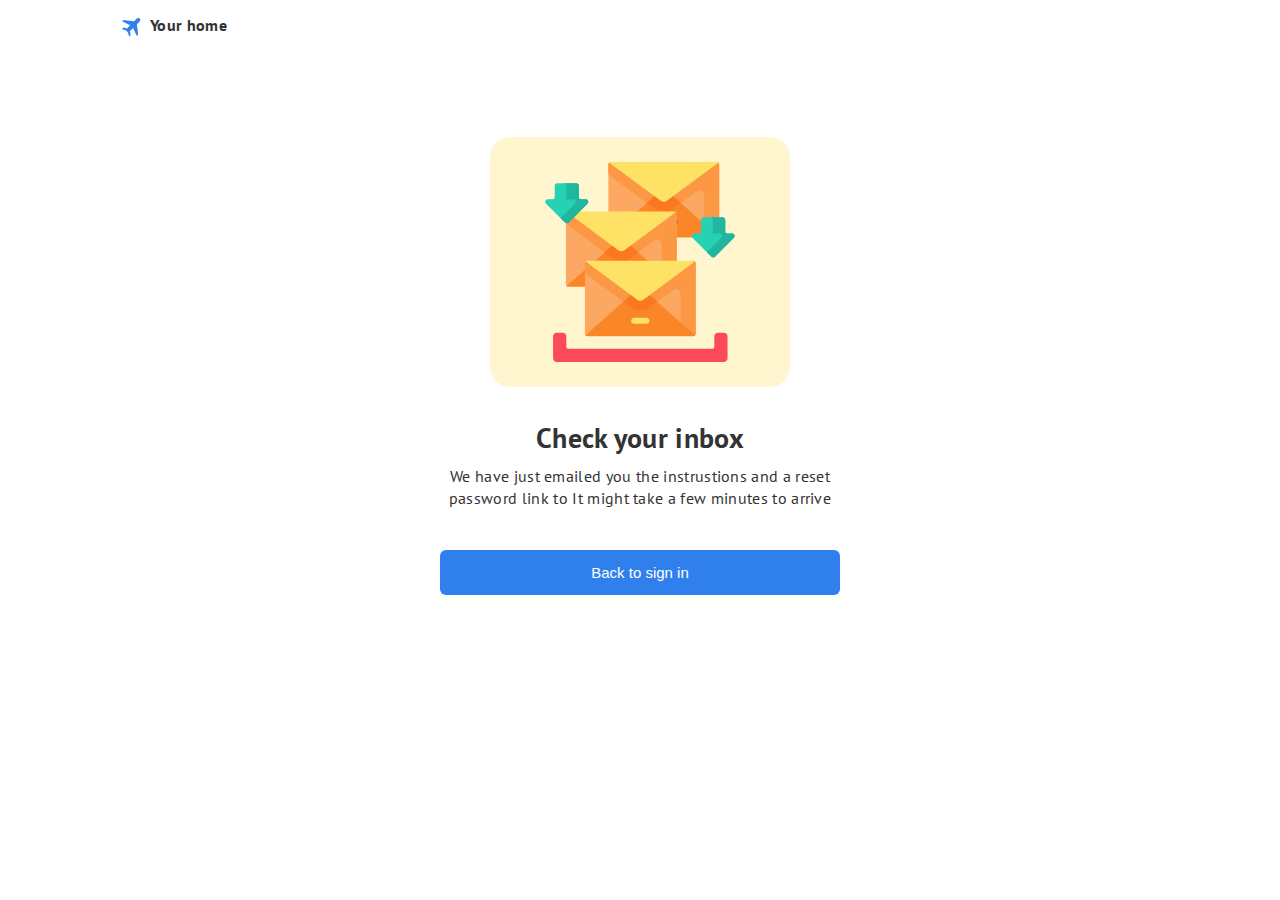
<file: check-inbox.html>
<!DOCTYPE html>
<html lang="en">
  <head>
    <link
      rel="stylesheet"
      href="https://cdnjs.cloudflare.com/ajax/libs/font-awesome/5.14.0/css/all.min.css"
    />
    <!-- extra fonts -->
    <link
      href="https://fonts.googleapis.com/css?family=Great+Vibes&display=swap"
      rel="stylesheet"
    />
    <link rel="preconnect" href="https://fonts.googleapis.com" />
    <link rel="preconnect" href="https://fonts.gstatic.com" crossorigin />
    <link
      href="https://fonts.googleapis.com/css2?family=PT+Sans&family=Work+Sans:wght@400;500&display=swap"
      rel="stylesheet"
    />
    <link rel="stylesheet" href="style.css" />
    <link rel="stylesheet" type="text/css" href="media-query.css" />
    <link rel="icon" href="imgs/home-tab.png" type="image/x-icon" />
    <meta charset="UTF-8" />
    <meta name="viewport" content="width=device-width, initial-scale=1.0" />
    <meta name="description" content="Check inbox for your password." />
    <title>Check inbox</title>
  </head>
  <body>
    <div class="main-container-home">
      <header class="header-nav">
        <aside class="sidebar">
          <div class="sidebar-container">
            <div>
              <button class="close-btn"><i class="fas fa-times"></i></button>
            </div>
            <ul class="links">
              <li class="home-sidebar">
                <a a href="index.html" class="home">Home</a>
              </li>
              <li class="discover-sidebar">
                <a href="" class="discover">Discover</a>
              </li>
              <li class="activties-sidebar">
                <a href="" class="activties">Activties</a>
              </li>
              <li class="about-sidebar">
                <a href="" class="about">About</a>
              </li>
              <li class="contact-sidebar">
                <a href="" class="contact">Contact</a>
              </li>
              <li class="register-sidebar">
                <a href="sign-up.html" class="register">Register</a>
              </li>
              <li class="sign-in-sidebar">
                <a href="sign-in.html" class="sign-in">Sign-in</a>
              </li>
            </ul>
          </div>
        </aside>
        <button class="sidebar-burger-menu">
          <i class="fas fa-bars"></i>
        </button>
        <div class="nav-logo">
          <a href="index.html">
            <svg
              class="website-logo"
              xmlns="http://www.w3.org/2000/svg"
              width="24"
              height="24"
              viewBox="0 0 24 24"
              fill="none"
            >
              <path
                d="M3.414 13.7779C2.5 13.9999 2 15.1919 2 15.1919C2 15.1919 5.398 15.6259 6.949 17.3129C8.5 18.9999 9.071 22.2629 9.071 22.2629C9.071 22.2629 10.47 22.6979 10.485 20.8489C10.5 18.9999 9.778 17.3129 9.778 17.3129L13.091 13.9999L16.701 21.7039C16.701 21.7039 18.08 22.2299 18.04 20.3649C18 18.4999 16.85 10.2419 16.85 10.2419L19.678 7.41294C19.869 7.22845 20.0214 7.00776 20.1262 6.76375C20.231 6.51974 20.2862 6.2573 20.2885 5.99174C20.2908 5.72619 20.2402 5.46283 20.1396 5.21703C20.0391 4.97124 19.8906 4.74794 19.7028 4.56015C19.515 4.37237 19.2917 4.22386 19.0459 4.1233C18.8001 4.02274 18.5368 3.97213 18.2712 3.97444C18.0056 3.97675 17.7432 4.03192 17.4992 4.13674C17.2552 4.24156 17.0345 4.39392 16.85 4.58494L13.947 7.48794C13.947 7.48794 6.148 6.09394 3.824 6.29694C1.5 6.49994 2.559 7.56294 2.559 7.56294L10.203 11.2329L6.95 14.4859C6.95 14.4859 4.328 13.5559 3.414 13.7779Z"
                fill="#2F80ED"
              />
            </svg>
          </a>
          <a href="index.html"><p class="inline">Your home</p></a>
        </div>
      </header>
    </div>
    <main class="main-container-check-inbox">
      <section class="check-inbox-section">
        <div class="inbox-photo-container">
          <svg
            class="inbox-photo"
            xmlns="http://www.w3.org/2000/svg"
            viewBox="0 0 200 200"
            fill="none"
          >
            <g clip-path="url(#clip0_4_1032)">
              <path
                d="M71.0395 -6.10351e-06L116.983 34.0684L70.3434 75.3684C69.8082 75.2437 69.3414 74.95 68.991 74.5555C68.6008 74.1008 68.3594 73.5133 68.3594 72.8652V2.56328C68.3594 1.80663 68.6895 1.12656 69.2125 0.65976C69.6672 0.249213 70.2668 -0.000396729 70.9227 -0.000396729H71.0395V-6.10351e-06Z"
                fill="#FCA863"
              />
              <path
                d="M179.209 2.56328V72.8652C179.209 73.5129 178.967 74.1008 178.577 74.5555C178.227 74.95 177.76 75.2437 177.225 75.3684L130.585 34.0684L176.528 0H176.645C177.305 0 177.901 0.249609 178.355 0.660156C178.878 1.12695 179.209 1.80703 179.209 2.56328Z"
                fill="#FCA863"
              />
              <path
                d="M71.0395 -6.10354e-06L116.983 34.0683L108.114 41.9234L68.3594 12.4426V2.56327C68.3594 1.80663 68.6895 1.12656 69.2125 0.65976C69.6672 0.249213 70.2668 -0.000396729 70.9227 -0.000396729H71.0395V-6.10354e-06Z"
                fill="#FC9744"
              />
              <path
                d="M179.209 2.56328V72.8652C179.209 73.5129 178.967 74.1008 178.577 74.5555C178.227 74.95 177.76 75.2437 177.225 75.3684L164.143 63.7828V33.2879C164.143 29.2879 159.588 26.9941 156.372 29.3766L139.454 41.9238L130.585 34.0688L176.529 0H176.645C177.306 0 177.901 0.249609 178.356 0.660156C178.879 1.12695 179.209 1.80703 179.209 2.56328Z"
                fill="#FC9744"
              />
              <path
                d="M178.575 74.5523C178.106 75.091 177.414 75.432 176.644 75.432H70.9242C70.1546 75.432 69.4625 75.091 68.9929 74.5523L123.784 26.0344L178.575 74.5523Z"
                fill="#FB8627"
              />
              <path
                d="M140.691 41.0058L132.781 46.8711C130.158 48.8113 127.046 49.8387 123.784 49.8387C120.522 49.8387 117.41 48.8113 114.787 46.8711L106.877 41.0058L123.784 26.034L140.691 41.0058Z"
                fill="#FB7722"
              />
              <path
                d="M178.355 0.657037L126.839 38.8567C125.025 40.2024 122.544 40.2024 120.729 38.8567L69.2133 0.657037C69.6672 0.249225 70.2672 0.000396729 70.9238 0.000396729H176.645C177.301 0.000396729 177.901 0.249225 178.355 0.657037Z"
                fill="#FEE265"
              />
              <path
                d="M117.697 60.0067H129.872"
                stroke="black"
                stroke-width="15"
                stroke-miterlimit="10"
                stroke-linecap="round"
                stroke-linejoin="round"
              />
              <path
                d="M28.6449 49.4004L74.5886 83.4688L27.9488 124.769C27.4136 124.644 26.9429 124.35 26.5968 123.956C26.2023 123.501 25.9652 122.914 25.9652 122.266V51.9637C25.9652 51.2031 26.2914 50.527 26.8183 50.0563C27.2691 49.65 27.8687 49.4004 28.5285 49.4004H28.6449Z"
                fill="#FCA863"
              />
              <path
                d="M136.81 51.9637V122.266C136.81 122.914 136.573 123.501 136.178 123.956C135.832 124.35 135.361 124.644 134.826 124.769L88.1863 83.4688L134.13 49.4004H134.247C134.907 49.4004 135.506 49.65 135.961 50.0563C136.484 50.5273 136.81 51.2031 136.81 51.9637Z"
                fill="#FCA863"
              />
              <path
                d="M28.6449 49.4004L74.5886 83.4688L65.7195 91.3238L25.9652 61.843V51.9637C25.9652 51.2031 26.2914 50.527 26.8183 50.0563C27.2691 49.65 27.8687 49.4004 28.5285 49.4004H28.6449Z"
                fill="#FC9744"
              />
              <path
                d="M136.81 51.9637V122.266C136.81 122.914 136.573 123.501 136.178 123.956C135.832 124.35 135.361 124.644 134.826 124.769L121.744 113.183V82.6883C121.744 78.6883 117.188 76.3945 113.977 78.777L97.0554 91.3242L88.1863 83.4691L134.13 49.4008H134.247C134.907 49.4008 135.506 49.6504 135.961 50.0566C136.484 50.5274 136.81 51.2031 136.81 51.9637Z"
                fill="#FC9744"
              />
              <path
                d="M136.179 123.952C135.71 124.491 135.018 124.832 134.248 124.832H28.5277C27.7582 124.832 27.066 124.491 26.5964 123.952L81.3878 75.4336L136.179 123.952Z"
                fill="#FB8627"
              />
              <path
                d="M98.2949 90.4055L90.3852 96.2707C87.7617 98.2109 84.6496 99.2383 81.3879 99.2383C78.1262 99.2383 75.0141 98.2109 72.3906 96.2707L64.4805 90.4055L81.3875 75.4336L98.2949 90.4055Z"
                fill="#FB7722"
              />
              <path
                d="M135.959 50.0566L84.4429 88.2563C82.6285 89.602 80.1472 89.602 78.3324 88.2563L26.8168 50.0566C27.2707 49.6488 27.8707 49.4 28.5273 49.4H134.248C134.905 49.4 135.505 49.6488 135.959 50.0566Z"
                fill="#FEE265"
              />
              <path
                d="M75.3008 109.406H87.475"
                stroke="black"
                stroke-width="15"
                stroke-miterlimit="10"
                stroke-linecap="round"
                stroke-linejoin="round"
              />
              <path
                d="M47.5668 98.8008L93.5066 132.865L46.8664 174.169C46.3312 174.04 45.8645 173.751 45.5145 173.356C45.1242 172.902 44.8828 172.314 44.8828 171.666V101.364C44.8828 100.604 45.2129 99.9273 45.7359 99.4566C46.1906 99.0504 46.7863 98.8008 47.4461 98.8008H47.5668Z"
                fill="#FCA863"
              />
              <path
                d="M155.732 101.364V171.666C155.732 172.314 155.49 172.901 155.1 173.356C154.75 173.75 154.283 174.04 153.748 174.169L107.108 132.865L153.047 98.8008H153.168C153.824 98.8008 154.423 99.0504 154.878 99.4566C155.402 99.9277 155.732 100.604 155.732 101.364Z"
                fill="#FCA863"
              />
              <path
                d="M47.5668 98.8008L93.5066 132.865L84.6375 140.72L44.8828 111.243V101.364C44.8828 100.604 45.2129 99.9273 45.7359 99.4566C46.1906 99.0504 46.7863 98.8008 47.4461 98.8008H47.5668Z"
                fill="#FC9744"
              />
              <path
                d="M155.732 101.364V171.666C155.732 172.314 155.49 172.901 155.1 173.356C154.75 173.75 154.283 174.04 153.748 174.169L140.666 162.583V132.088C140.666 128.088 136.11 125.795 132.895 128.177L115.977 140.72L107.108 132.865L153.048 98.8008H153.168C153.824 98.8008 154.424 99.0504 154.878 99.4566C155.402 99.9277 155.732 100.604 155.732 101.364Z"
                fill="#FC9744"
              />
              <path
                d="M155.098 173.352C154.629 173.89 153.937 174.231 153.167 174.231H47.4469C46.6773 174.231 45.9852 173.89 45.5156 173.352L100.307 124.833L155.098 173.352Z"
                fill="#FB8627"
              />
              <path
                d="M117.214 139.805L109.304 145.67C106.681 147.611 103.569 148.638 100.307 148.638C97.0454 148.638 93.9333 147.611 91.3098 145.67L83.3997 139.805L100.307 124.833L117.214 139.805Z"
                fill="#FB7722"
              />
              <path
                d="M154.878 99.4563L103.363 137.656C101.548 139.002 99.0668 139.002 97.252 137.656L45.7363 99.4563C46.1902 99.0484 46.7902 98.7996 47.4469 98.7996H153.167C153.824 98.7996 154.424 99.0484 154.878 99.4563Z"
                fill="#FEE265"
              />
              <path
                d="M106.394 161.824H94.2199C92.5527 161.824 91.2019 160.473 91.2019 158.806C91.2019 157.139 92.5531 155.788 94.2199 155.788H106.394C108.062 155.788 109.412 157.139 109.412 158.806C109.412 160.473 108.061 161.824 106.394 161.824Z"
                fill="#FEE265"
              />
              <path
                d="M174.316 174.336V184.759C174.316 185.871 173.416 186.771 172.304 186.771H28.3101C27.1988 186.771 26.298 185.871 26.298 184.759V174.336C26.298 172.289 24.6386 170.629 22.5917 170.629H16.7753C14.7285 170.629 13.0691 172.289 13.0691 174.336V196.294C13.0691 198.341 14.7285 200 16.7753 200H183.839C185.886 200 187.545 198.341 187.545 196.294V174.336C187.545 172.289 185.886 170.629 183.839 170.629H178.022C175.976 170.629 174.316 172.289 174.316 174.336Z"
                fill="#FB4A59"
              />
              <path
                d="M193.907 75.852L175.028 94.7312C174.009 95.7496 172.36 95.7496 171.341 94.7312L152.457 75.852C150.817 74.2113 151.981 71.402 154.305 71.402H159.076C160.188 71.402 161.089 70.5012 161.089 69.3898V57.9801C161.089 56.5402 162.256 55.3734 163.695 55.3734H182.669C184.111 55.3734 185.275 56.5426 185.275 57.9801V69.3898C185.275 70.5012 186.176 71.402 187.287 71.402H192.063C194.388 71.402 195.547 74.2113 193.907 75.852Z"
                fill="#27D1B3"
              />
              <path
                d="M193.909 75.8512L175.027 94.7324C174.009 95.7504 172.359 95.7504 171.341 94.7324L166.923 90.3141L181.382 75.8512C183.023 74.2133 181.864 71.4004 179.539 71.4004H172.75V57.9797C172.75 56.543 171.587 55.3719 170.146 55.3719H182.669C184.11 55.3719 185.277 56.543 185.277 57.9797V69.3883C185.277 70.4996 186.178 71.4004 187.289 71.4004H192.066C194.387 71.4004 195.546 74.2133 193.909 75.8512Z"
                fill="#20B69F"
              />
              <path
                d="M47.541 41.684L28.6617 60.5633C27.6433 61.5817 25.9937 61.5817 24.9753 60.5633L6.09135 41.684C4.45073 40.0434 5.61518 37.234 7.9394 37.234H12.7109C13.8222 37.234 14.723 36.3332 14.723 35.2219V23.8121C14.723 22.3723 15.8902 21.2055 17.3296 21.2055H36.3031C37.7457 21.2055 38.9097 22.3746 38.9097 23.8121V35.2219C38.9097 36.3332 39.8105 37.234 40.9218 37.234H45.6976C48.0218 37.234 49.1816 40.0434 47.541 41.684Z"
                fill="#27D1B3"
              />
              <path
                d="M47.5426 41.682L28.6613 60.5633C27.6433 61.5813 25.9929 61.5813 24.9754 60.5633L20.557 56.1449L35.0156 41.682C36.6574 40.0441 35.4984 37.2355 33.1726 37.2355H26.3836V23.8109C26.3836 22.3742 25.2207 21.2031 23.7801 21.2031H36.3031C37.7437 21.2031 38.9109 22.3742 38.9109 23.8109V35.2234C38.9109 36.3348 39.8117 37.2355 40.923 37.2355H45.6996C48.0215 37.2355 49.1804 40.0441 47.5426 41.682Z"
                fill="#20B69F"
              />
            </g>
            <defs>
              <clipPath id="clip0_4_1032">
                <rect width="200" height="200" fill="white" />
              </clipPath>
            </defs>
          </svg>
        </div>
        <h1 class="check-inbox-heading">Check your inbox</h1>
        <p class="we-sent-email">
          We have just emailed you the instrustions and a reset password link to
          <span class="email-storage"></span> It might take a few minutes to
          arrive
        </p>
        <script>
          document.querySelector(".email-storage").innerHTML =
            localStorage.getItem("passData");
        </script>
        <a href="sign-in.html"
          ><button class="back-to-sign-inbox-button">Back to sign in</button></a
        >
      </section>
    </main>
  </body>
</html>
</file>
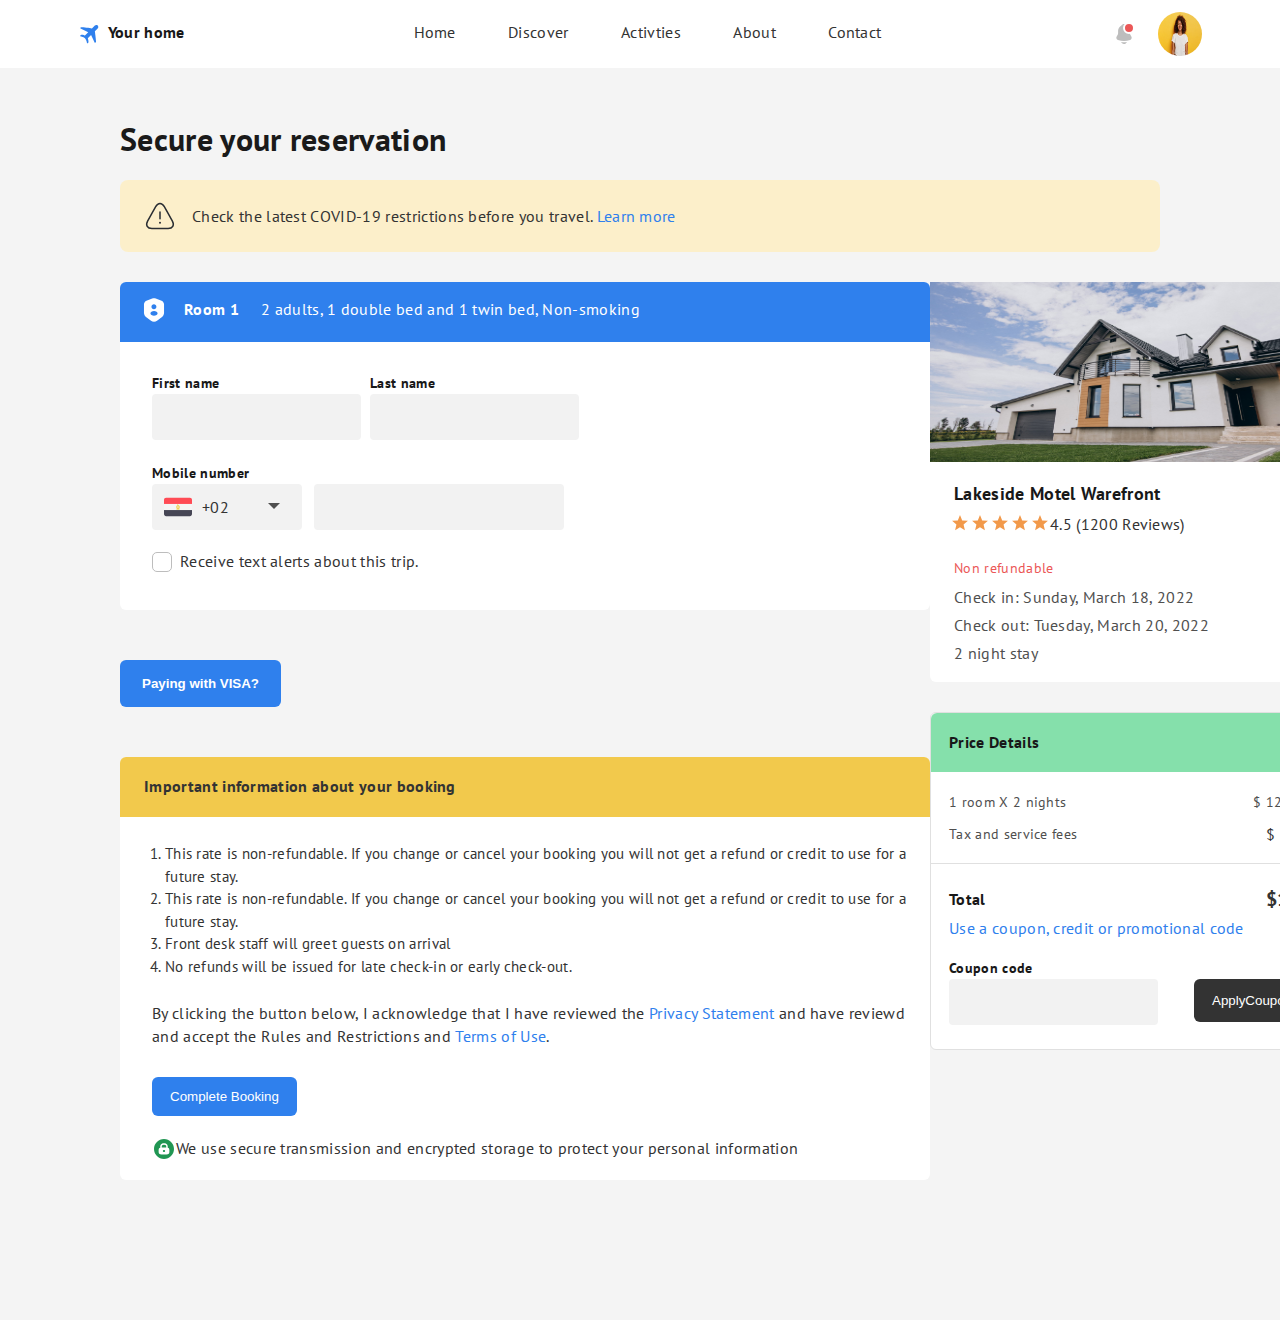
<file: checkout.html>
<!DOCTYPE html>
<html lang="en">
  <head>
    <!-- font-awesome -->
    <link
      rel="stylesheet"
      href="https://cdnjs.cloudflare.com/ajax/libs/font-awesome/5.14.0/css/all.min.css"
    />
    <!-- extra fonts -->
    <link
      href="https://fonts.googleapis.com/css?family=Great+Vibes&display=swap"
      rel="stylesheet"
    />
    <link rel="preconnect" href="https://fonts.googleapis.com" />
    <link rel="preconnect" href="https://fonts.gstatic.com" crossorigin />
    <link
      href="https://fonts.googleapis.com/css2?family=PT+Sans&family=Work+Sans:wght@400;500&display=swap"
      rel="stylesheet"
    />
    <link rel="stylesheet" href="style.css" />
    <link rel="stylesheet" type="text/css" href="media-query.css" />
    <link rel="icon" href="imgs/home-tab.png" type="image/x-icon" />
    <meta charset="UTF-8" />
    <meta name="viewport" content="width=device-width, initial-scale=1.0" />
    <meta name="description" content="Checkout to confirm booking" />
    <title>Checkout</title>
  </head>
  <body class="body-for-checkout">
    <header>
      <nav class="header-loged-in-nav">
        <div class="nav-logo">
          <svg
            xmlns="http://www.w3.org/2000/svg"
            width="24"
            height="24"
            viewBox="0 0 24 24"
            fill="none"
          >
            <path
              d="M3.414 13.7779C2.5 13.9999 2 15.1919 2 15.1919C2 15.1919 5.398 15.6259 6.949 17.3129C8.5 18.9999 9.071 22.2629 9.071 22.2629C9.071 22.2629 10.47 22.6979 10.485 20.8489C10.5 18.9999 9.778 17.3129 9.778 17.3129L13.091 13.9999L16.701 21.7039C16.701 21.7039 18.08 22.2299 18.04 20.3649C18 18.4999 16.85 10.2419 16.85 10.2419L19.678 7.41294C19.869 7.22845 20.0214 7.00776 20.1262 6.76375C20.231 6.51974 20.2862 6.2573 20.2885 5.99174C20.2908 5.72619 20.2402 5.46283 20.1396 5.21703C20.0391 4.97124 19.8906 4.74794 19.7028 4.56015C19.515 4.37237 19.2917 4.22386 19.0459 4.1233C18.8001 4.02274 18.5368 3.97213 18.2712 3.97444C18.0056 3.97675 17.7432 4.03192 17.4992 4.13674C17.2552 4.24156 17.0345 4.39392 16.85 4.58494L13.947 7.48794C13.947 7.48794 6.148 6.09394 3.824 6.29694C1.5 6.49994 2.559 7.56294 2.559 7.56294L10.203 11.2329L6.95 14.4859C6.95 14.4859 4.328 13.5559 3.414 13.7779Z"
              fill="#2f80ed"
            />
          </svg>
          <h4 class="logo-title">Your home</h4>
        </div>
        <div class="nav-links">
          <ul class="nav-links-loged-in">
            <li><a href="index.html">Home</a></li>
            <li class="nav-link"><a href="">Discover</a></li>
            <li class="nav-link"><a href="">Activties</a></li>
            <li class="nav-link"><a href="">About</a></li>
            <li class="nav-link"><a href="">Contact</a></li>
          </ul>
        </div>
        <div class="notifications-profile-photo">
          <svg
            class="notifications-icon"
            xmlns="http://www.w3.org/2000/svg"
            width="24"
            height="24"
            viewBox="0 0 24 24"
            fill="none"
          >
            <path
              d="M19.3399 14.49L18.3399 12.83C18.1299 12.46 17.9399 11.76 17.9399 11.35V8.82004C17.9387 7.70407 17.6216 6.61125 17.0252 5.66801C16.4288 4.72477 15.5776 3.96966 14.5699 3.49004C14.3128 3.03338 13.9376 2.65418 13.4838 2.39207C13.0299 2.12997 12.514 1.99457 11.9899 2.00004C10.8999 2.00004 9.91994 2.59004 9.39994 3.52004C7.44994 4.49004 6.09994 6.50004 6.09994 8.82004V11.35C6.09994 11.76 5.90994 12.46 5.69994 12.82L4.68994 14.49C4.28994 15.16 4.19994 15.9 4.44994 16.58C4.68994 17.25 5.25994 17.77 5.99994 18.02C7.93994 18.68 9.97994 19 12.0199 19C14.0599 19 16.0999 18.68 18.0399 18.03C18.7399 17.8 19.2799 17.27 19.5399 16.58C19.7999 15.89 19.7299 15.13 19.3399 14.49Z"
              fill="#BDBDBD"
            />
            <path
              d="M14.8302 20.01C14.6199 20.5922 14.2355 21.0954 13.7291 21.4515C13.2228 21.8075 12.6191 21.999 12.0002 22C11.2102 22 10.4302 21.68 9.88018 21.11C9.56018 20.81 9.32018 20.41 9.18018 20C9.31018 20.02 9.44018 20.03 9.58018 20.05C9.81018 20.08 10.0502 20.11 10.2902 20.13C10.8602 20.18 11.4402 20.21 12.0202 20.21C12.5902 20.21 13.1602 20.18 13.7202 20.13C13.9302 20.11 14.1402 20.1 14.3402 20.07L14.8302 20.01Z"
              fill="#BDBDBD"
            />
            <circle
              cx="17"
              cy="6"
              r="5"
              fill="#EB5757"
              stroke="white"
              stroke-width="2"
            />
          </svg>
          <img
            class="user-profile-photo-nav"
            src="imgs/user-profile-photo.png"
            alt=""
          />
        </div>
      </nav>
    </header>

    <main class="main-container-checkout">
      <h1>Secure your reservation</h1>
      <div class="covid-footer-container">
        <div class="covid-restrictions-warning-checkout">
          <svg
            class="warning-covid-icon"
            xmlns="http://www.w3.org/2000/svg"
            width="32"
            height="32"
            viewBox="0 0 32 32"
            fill="none"
          >
            <path
              d="M16 12V18.6667"
              stroke="#292D32"
              stroke-width="1.5"
              stroke-linecap="round"
              stroke-linejoin="round"
            />
            <path
              d="M16.0001 28.5468H7.92007C3.29341 28.5468 1.36007 25.2401 3.60007 21.2001L7.76007 13.7068L11.6801 6.66679C14.0534 2.38679 17.9467 2.38679 20.3201 6.66679L24.2401 13.7201L28.4001 21.2135C30.6401 25.2535 28.6934 28.5601 24.0801 28.5601H16.0001V28.5468Z"
              stroke="#292D32"
              stroke-width="1.5"
              stroke-linecap="round"
              stroke-linejoin="round"
            />
            <path
              d="M15.9932 22.6667H16.0052"
              stroke="#292D32"
              stroke-width="2"
              stroke-linecap="round"
              stroke-linejoin="round"
            />
          </svg>
          <p class="covid-text">
            Check the latest COVID-19 restrictions before you travel.
            <span class="span-covid-text">Learn more </span>
          </p>
        </div>
      </div>
      <div class="check-out-flex">
        <div>
          <div class="room-personal-info">
            <div class="room-info">
              <svg
                xmlns="http://www.w3.org/2000/svg"
                width="28"
                height="28"
                viewBox="0 0 28 28"
                fill="none"
              >
                <path
                  d="M21.5835 4.79496L15.7618 2.61329C14.7935 2.25162 13.2068 2.25162 12.2385 2.61329L6.41685 4.79496C5.07518 5.29662 3.97852 6.88329 3.97852 8.30662V16.975C3.97852 18.3516 4.88852 20.16 5.99685 20.9883L11.0135 24.7333C12.6585 25.97 15.3652 25.97 17.0102 24.7333L22.0268 20.9883C23.1352 20.16 24.0452 18.3516 24.0452 16.975V8.30662C24.0218 6.88329 22.9252 5.29662 21.5835 4.79496ZM13.9185 8.20162C15.2952 8.20162 16.4152 9.32162 16.4152 10.6983C16.4152 12.0516 15.3535 13.1366 14.0118 13.1833H13.8952C12.4952 13.1366 11.4452 12.0516 11.4452 10.6983C11.4335 9.32162 12.5535 8.20162 13.9185 8.20162ZM16.5552 19.0866C15.8435 19.5533 14.9218 19.7983 14.0002 19.7983C13.0785 19.7983 12.1452 19.565 11.4452 19.0866C10.7802 18.6433 10.4185 18.0366 10.4068 17.3716C10.4068 16.7183 10.7802 16.0883 11.4452 15.645C12.8568 14.7116 15.1552 14.7116 16.5668 15.645C17.2318 16.0883 17.6052 16.695 17.6052 17.36C17.5935 18.0133 17.2202 18.6433 16.5552 19.0866Z"
                  fill="white"
                />
              </svg>
              <h3>Room 1</h3>
              <p>2 adults, 1 double bed and 1 twin bed, Non-smoking</p>
            </div>
            <form>
              <label
                class="label-first-checkout"
                for="checkout-input-first-name"
              >
                First name <br />
                <input class="checkout-input-first-name" type="text" />
              </label>
              <label class="label-last-checkout" for="last-name-checkout">
                Last name <br />
                <input class="checkout-input" type="text" />
              </label>
              <p class="label-countries-code">Mobile number</p>
              <div class="dropdown-countries-code">
                <div class="country-code">
                  <img
                    class="default-country-code-img"
                    src="imgs/egypt-flag.svg"
                    alt=""
                  />
                  <p class="default-country-code">+02</p>
                </div>
                <div class="options-country-code">
                  <ul class="countries-codes-list">
                    <li class="country-code-op1">
                      <img src="imgs/egypt-flag.svg" alt="" />
                      <p>+02</p>
                    </li>
                    <li class="country-code-op2">
                      <img src="imgs/plastine-flag.svg" alt="" />
                      <p>+970</p>
                    </li>
                    <li class="country-code-op3">
                      <img src="imgs/indonsia-flag.svg" alt="" />
                      <p>+62</p>
                    </li>
                    <li class="country-code-op4">
                      <img src="imgs/qatar-flag.svg" alt="" />
                      <p>+974</p>
                    </li>
                  </ul>
                </div>
              </div>
              <input class="phone-number-input" type="text" />
            </form>
            <div class="flex-alert">
              <div class="alert-checkbox"></div>
              <p class="alert-text">Receive text alerts about this trip.</p>
            </div>
          </div>
          <!-- end of room info box -->

          <div class="flex-btns">
            <button class="pay-visa-btn">Paying with VISA?</button>
            <div class="line-between-visa-cash"></div>
            <button class="pay-cash-btn">Paying with CASH?</button>
          </div>

          <div class="payment-options-box">
            <div class="payment-info">
              <svg
                xmlns="http://www.w3.org/2000/svg"
                width="28"
                height="28"
                viewBox="0 0 28 28"
                fill="none"
              >
                <path
                  d="M22.1667 17.5C19.5883 17.5 17.5 19.5883 17.5 22.1667C17.5 23.0417 17.745 23.87 18.1767 24.57C18.588 25.2612 19.1722 25.8335 19.8718 26.2303C20.5714 26.6272 21.3623 26.835 22.1667 26.8333C23.87 26.8333 25.3517 25.9233 26.1567 24.57C26.5883 23.87 26.8333 23.0417 26.8333 22.1667C26.8333 19.5883 24.745 17.5 22.1667 17.5ZM24.5817 21.665L22.0967 23.9633C21.9333 24.115 21.7117 24.1967 21.5017 24.1967C21.28 24.1967 21.0583 24.115 20.8833 23.94L19.7283 22.785C19.5656 22.6203 19.4743 22.3982 19.4743 22.1667C19.4743 21.9352 19.5656 21.713 19.7283 21.5483C20.0667 21.21 20.6267 21.21 20.965 21.5483L21.525 22.1083L23.3917 20.3817C23.7417 20.055 24.3017 20.0783 24.6283 20.4283C24.955 20.7783 24.9317 21.3267 24.5817 21.665Z"
                  fill="white"
                />
                <path
                  d="M25.6668 8.80602V9.33102C25.6668 9.97269 25.1418 10.4977 24.5002 10.4977H3.50016C2.8585 10.4977 2.3335 9.97269 2.3335 9.33102V8.79436C2.3335 6.12269 4.49183 3.96436 7.1635 3.96436H20.8252C23.4968 3.96436 25.6668 6.13436 25.6668 8.80602Z"
                  fill="white"
                />
                <path
                  d="M2.3335 13.4144V19.2011C2.3335 21.8728 4.49183 24.0311 7.1635 24.0311H14.4668C15.1435 24.0311 15.7268 23.4594 15.6685 22.7828C15.5052 20.9978 16.0768 19.0611 17.6635 17.5211C18.3168 16.8794 19.1218 16.3894 19.9968 16.1094C21.4552 15.6428 22.8668 15.7011 24.1152 16.1211C24.2907 16.1824 24.4783 16.201 24.6624 16.1751C24.8465 16.1493 25.0217 16.0798 25.1735 15.9725C25.3253 15.8652 25.4493 15.7232 25.5351 15.5583C25.6209 15.3934 25.6661 15.2103 25.6668 15.0244V13.4028C25.6668 12.7611 25.1418 12.2361 24.5002 12.2361H3.50016C2.8585 12.2478 2.3335 12.7728 2.3335 13.4144ZM9.3335 20.1228H7.00016C6.52183 20.1228 6.12516 19.7261 6.12516 19.2478C6.12516 18.7694 6.52183 18.3728 7.00016 18.3728H9.3335C9.81183 18.3728 10.2085 18.7694 10.2085 19.2478C10.2085 19.7261 9.81183 20.1228 9.3335 20.1228Z"
                  fill="white"
                />
              </svg>
              <h3>Payment options</h3>
            </div>
            <div class="filter-payment-optioins">
              <div class="filter-button">Debit/Credit Card</div>
              <div class="filter-button">Paypal</div>
              <div class="filter-button">Bank transfer</div>
            </div>
            <div class="visa-icons-boxes">
              <div class="visa-icon-box">
                <img src="imgs/visa1.png" alt="" />
              </div>
              <div class="visa-icon-box">
                <img src="imgs/visa-2.png" alt="" />
              </div>
              <div class="visa-icon-box">
                <img src="imgs/visa-3.png" alt="" />
              </div>
              <div class="visa-icon-box">
                <img src="imgs/visa-4.png" alt="" />
              </div>
            </div>
            <form class="form-payment">
              <label class="label-countries-code" for="name-on-card-input">
                Name on card
                <br />
                <input class="name-on-card-input" type="text" />
              </label>
              <label class="label-debit-card" for="debit-card-input">
                Debit/Credit card number
                <br />
                <input class="name-on-card-input" type="text" />
              </label>
              <div class="expiration-date">
                <div class="dropdown-countries-code">
                  <p>Month</p>
                </div>
                <div class="dropdown-countries-code">
                  <p>Year</p>
                </div>
              </div>
              <div class="security-zip-code">
                <label class="label-security-code" for="security-code-input">
                  Security Code
                  <input class="security-code-input" type="text" />
                </label>

                <label class="label-zip-code" for="zip-code-input">
                  Billing Zip code
                  <input class="zip-code-input" type="text" />
                </label>
              </div>
            </form>
            <!-- end of visa boxes -->
          </div>
          <!-- end of second box payment options -->
          <div class="yellow-information">
            <div class="yellow-information-heading">
              <p>Important information about your booking</p>
            </div>
            <ul>
              <li>
                This rate is non-refundable. If you change or cancel your
                booking you will not get a refund or credit to use for a future
                stay.
              </li>
              <li>
                This rate is non-refundable. If you change or cancel your
                booking you will not get a refund or credit to use for a future
                stay.
              </li>
              <li>Front desk staff will greet guests on arrival</li>
              <li>
                No refunds will be issued for late check-in or early check-out.
              </li>
            </ul>
            <p class="warning-yello-box">
              By clicking the button below, I acknowledge that I have reviewed
              the
              <span class="span-covid-text">Privacy Statement</span> and have
              reviewd and accept the Rules and Restrictions and
              <span class="span-covid-text">Terms of Use</span>.
            </p>
            <form action="thank-you.html">
              <a href="thank-you.html"
                ><button class="complete-booking" onclick="passForgotEmail();">
                  Complete Booking
                </button></a
              >
            </form>

            <script>
              function passForgotEmail() {
                let emailForgot = document.querySelector(
                  ".checkout-input-first-name"
                ).value;
                localStorage.setItem("passData", emailForgot);
                return false;
              }
            </script>

            <div class="secure-text-icon">
              <svg
                xmlns="http://www.w3.org/2000/svg"
                width="24"
                height="24"
                viewBox="0 0 24 24"
                fill="none"
              >
                <path
                  d="M12 7.75C10.11 7.75 9.75 8.54 9.75 10V10.62H14.25V10C14.25 8.54 13.89 7.75 12 7.75Z"
                  fill="#219653"
                />
                <path
                  d="M11.9979 15.0979C12.2897 15.0979 12.5695 14.9821 12.7758 14.7758C12.9821 14.5695 13.0979 14.2897 13.0979 13.9979C13.0979 13.7062 12.9821 13.4264 12.7758 13.2201C12.5695 13.0138 12.2897 12.8979 11.9979 12.8979C11.7062 12.8979 11.4264 13.0138 11.2201 13.2201C11.0138 13.4264 10.8979 13.7062 10.8979 13.9979C10.8979 14.2897 11.0138 14.5695 11.2201 14.7758C11.4264 14.9821 11.7062 15.0979 11.9979 15.0979Z"
                  fill="#219653"
                />
                <path
                  d="M12 2C6.48 2 2 6.48 2 12C2 17.52 6.48 22 12 22C17.52 22 22 17.52 22 12C22 6.48 17.52 2 12 2ZM17.38 14.5C17.38 16.7 16.7 17.38 14.5 17.38H9.5C7.3 17.38 6.62 16.7 6.62 14.5V13.5C6.62 11.79 7.03 11 8.25 10.73V10C8.25 9.07 8.25 6.25 12 6.25C15.75 6.25 15.75 9.07 15.75 10V10.73C16.97 11 17.38 11.79 17.38 13.5V14.5Z"
                  fill="#219653"
                />
              </svg>
              <p>
                We use secure transmission and encrypted storage to protect your
                personal information
              </p>
            </div>
          </div>
          <!-- end of yello box class -->
        </div>
        <div>
          <div class="aside-checkout-hotel-card">
            <img src="imgs/hotel-card7.jpg" alt="" />
            <h2>Lakeside Motel Warefront</h2>
            <div class="five-stars-checkout">
              <svg
                xmlns="http://www.w3.org/2000/svg"
                width="20"
                height="20"
                viewBox="0 0 20 20"
                fill="none"
              >
                <g clip-path="url(#clip0_4_2691)">
                  <path
                    d="M9.99995 14.1666L5.10162 17.1583L6.43328 11.5749L2.07495 7.84159L7.79578 7.38325L9.99995 2.08325L12.2041 7.38325L17.9258 7.84159L13.5666 11.5749L14.8983 17.1583L9.99995 14.1666Z"
                    fill="#F2994A"
                  />
                </g>
                <defs>
                  <clipPath id="clip0_4_2691">
                    <rect width="20" height="20" fill="white" />
                  </clipPath>
                </defs>
              </svg>
              <svg
                xmlns="http://www.w3.org/2000/svg"
                width="20"
                height="20"
                viewBox="0 0 20 20"
                fill="none"
              >
                <g clip-path="url(#clip0_4_2691)">
                  <path
                    d="M9.99995 14.1666L5.10162 17.1583L6.43328 11.5749L2.07495 7.84159L7.79578 7.38325L9.99995 2.08325L12.2041 7.38325L17.9258 7.84159L13.5666 11.5749L14.8983 17.1583L9.99995 14.1666Z"
                    fill="#F2994A"
                  />
                </g>
                <defs>
                  <clipPath id="clip0_4_2691">
                    <rect width="20" height="20" fill="white" />
                  </clipPath>
                </defs>
              </svg>
              <svg
                xmlns="http://www.w3.org/2000/svg"
                width="20"
                height="20"
                viewBox="0 0 20 20"
                fill="none"
              >
                <g clip-path="url(#clip0_4_2691)">
                  <path
                    d="M9.99995 14.1666L5.10162 17.1583L6.43328 11.5749L2.07495 7.84159L7.79578 7.38325L9.99995 2.08325L12.2041 7.38325L17.9258 7.84159L13.5666 11.5749L14.8983 17.1583L9.99995 14.1666Z"
                    fill="#F2994A"
                  />
                </g>
                <defs>
                  <clipPath id="clip0_4_2691">
                    <rect width="20" height="20" fill="white" />
                  </clipPath>
                </defs>
              </svg>
              <svg
                xmlns="http://www.w3.org/2000/svg"
                width="20"
                height="20"
                viewBox="0 0 20 20"
                fill="none"
              >
                <g clip-path="url(#clip0_4_2691)">
                  <path
                    d="M9.99995 14.1666L5.10162 17.1583L6.43328 11.5749L2.07495 7.84159L7.79578 7.38325L9.99995 2.08325L12.2041 7.38325L17.9258 7.84159L13.5666 11.5749L14.8983 17.1583L9.99995 14.1666Z"
                    fill="#F2994A"
                  />
                </g>
                <defs>
                  <clipPath id="clip0_4_2691">
                    <rect width="20" height="20" fill="white" />
                  </clipPath>
                </defs>
              </svg>
              <svg
                xmlns="http://www.w3.org/2000/svg"
                width="20"
                height="20"
                viewBox="0 0 20 20"
                fill="none"
              >
                <g clip-path="url(#clip0_4_2691)">
                  <path
                    d="M9.99995 14.1666L5.10162 17.1583L6.43328 11.5749L2.07495 7.84159L7.79578 7.38325L9.99995 2.08325L12.2041 7.38325L17.9258 7.84159L13.5666 11.5749L14.8983 17.1583L9.99995 14.1666Z"
                    fill="#F2994A"
                  />
                </g>
                <defs>
                  <clipPath id="clip0_4_2691">
                    <rect width="20" height="20" fill="white" />
                  </clipPath>
                </defs>
              </svg>
              <p>4.5 (1200 Reviews)</p>
            </div>
            <p class="red-text-card">Non refundable</p>
            <p class="check-in-card-checkout">
              Check in: Sunday, March 18, 2022
            </p>
            <p class="check-out-card-checkout">
              Check out: Tuesday, March 20, 2022
            </p>
            <p class="nights-staying-card-checkout">2 night stay</p>
          </div>
          <!-- end of card hotel aside -->
          <div class="price-details-aside-checkout">
            <div class="price-details-aside-checkout-heading">
              <h2>Price Details</h2>
            </div>
            <p class="no-rooms-price-details">1 room X 2 nights</p>
            <p class="no-rooms-price">$ 120.32</p>
            <p class="tax-price-details">Tax and service fees</p>
            <p class="tax-price">$ 8.32</p>
            <div class="line-price-deatils-checkout"></div>
            <p class="total-price-details">Total</p>
            <p class="price-price-details">$130</p>
            <p class="promo-cpde-price-details">
              Use a coupon, credit or promotional code
            </p>
            <div class="coupon-apply">
              <label class="label-coupon" for="coupon-input">
                Coupon code
                <input class="coupon-input" type="text" />
              </label>
              <button>ApplyCoupon</button>
            </div>
          </div>
        </div>
      </div>
    </main>
    <!-- end of main container -->
    <!-- javascript link -->
    <script src="checkout.js"></script>
  </body>
</html>
</file>
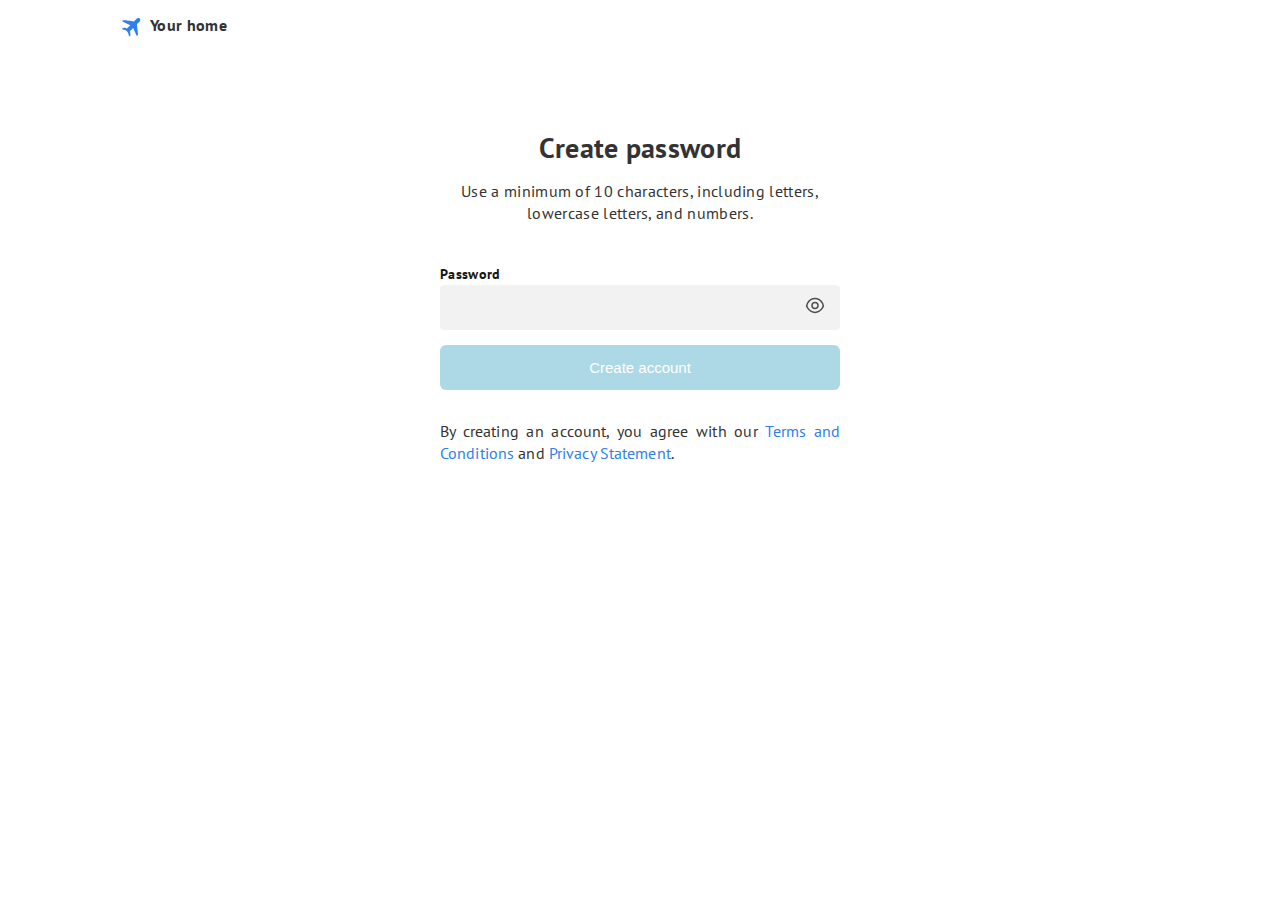
<file: create-pw.html>
<!DOCTYPE html>
<html lang="en">
  <head>
    <link
      rel="stylesheet"
      href="https://cdnjs.cloudflare.com/ajax/libs/font-awesome/5.14.0/css/all.min.css"
    />
    <!-- extra fonts -->
    <link
      href="https://fonts.googleapis.com/css?family=Great+Vibes&display=swap"
      rel="stylesheet"
    />
    <link rel="preconnect" href="https://fonts.googleapis.com" />
    <link rel="preconnect" href="https://fonts.gstatic.com" crossorigin />
    <link
      href="https://fonts.googleapis.com/css2?family=PT+Sans&family=Work+Sans:wght@400;500&display=swap"
      rel="stylesheet"
    />
    <link rel="stylesheet" href="style.css" />
    <link rel="stylesheet" type="text/css" href="media-query.css" />
    <link rel="icon" href="imgs/home-tab.png" type="image/x-icon" />
    <meta charset="UTF-8" />
    <meta name="viewport" content="width=device-width, initial-scale=1.0" />
    <meta
      name="description"
      content="Sign up for to find a home that suits you!"
    />
    <title>Sign up</title>
  </head>
  <body>
    <div class="main-container-home">
      <header class="header-nav">
        <aside class="sidebar">
          <div class="sidebar-container">
            <div>
              <button class="close-btn"><i class="fas fa-times"></i></button>
            </div>
            <ul class="links">
              <li class="home-sidebar">
                <a a href="index.html" class="home">Home</a>
              </li>
              <li class="discover-sidebar">
                <a href="" class="discover">Discover</a>
              </li>
              <li class="activties-sidebar">
                <a href="" class="activties">Activties</a>
              </li>
              <li class="about-sidebar">
                <a href="" class="about">About</a>
              </li>
              <li class="contact-sidebar">
                <a href="" class="contact">Contact</a>
              </li>
              <li class="register-sidebar">
                <a href="sign-up.html" class="register">Register</a>
              </li>
              <li class="sign-in-sidebar">
                <a href="sign-in.html" class="sign-in">Sign-in</a>
              </li>
            </ul>
          </div>
        </aside>
        <button class="sidebar-burger-menu">
          <i class="fas fa-bars"></i>
        </button>
        <div class="nav-logo">
          <a href="index.html">
            <svg
              class="website-logo"
              xmlns="http://www.w3.org/2000/svg"
              width="24"
              height="24"
              viewBox="0 0 24 24"
              fill="none"
            >
              <path
                d="M3.414 13.7779C2.5 13.9999 2 15.1919 2 15.1919C2 15.1919 5.398 15.6259 6.949 17.3129C8.5 18.9999 9.071 22.2629 9.071 22.2629C9.071 22.2629 10.47 22.6979 10.485 20.8489C10.5 18.9999 9.778 17.3129 9.778 17.3129L13.091 13.9999L16.701 21.7039C16.701 21.7039 18.08 22.2299 18.04 20.3649C18 18.4999 16.85 10.2419 16.85 10.2419L19.678 7.41294C19.869 7.22845 20.0214 7.00776 20.1262 6.76375C20.231 6.51974 20.2862 6.2573 20.2885 5.99174C20.2908 5.72619 20.2402 5.46283 20.1396 5.21703C20.0391 4.97124 19.8906 4.74794 19.7028 4.56015C19.515 4.37237 19.2917 4.22386 19.0459 4.1233C18.8001 4.02274 18.5368 3.97213 18.2712 3.97444C18.0056 3.97675 17.7432 4.03192 17.4992 4.13674C17.2552 4.24156 17.0345 4.39392 16.85 4.58494L13.947 7.48794C13.947 7.48794 6.148 6.09394 3.824 6.29694C1.5 6.49994 2.559 7.56294 2.559 7.56294L10.203 11.2329L6.95 14.4859C6.95 14.4859 4.328 13.5559 3.414 13.7779Z"
                fill="#2F80ED"
              />
            </svg>
          </a>
          <a href="index.html"><p class="inline">Your home</p></a>
        </div>
      </header>
    </div>

    <main class="main-container-create-pw">
      <section class="create-password-section">
        <h1>Create password</h1>
        <p class="safe-password-rules">
          Use a minimum of 10 characters, including letters, lowercase letters,
          and numbers.
        </p>

        <form class="form-sign-up">
          <label class="label-create-password-box">Password</label>
          <svg
            class="eye-password-create"
            xmlns="http://www.w3.org/2000/svg"
            width="20"
            height="21"
            viewBox="0 0 20 21"
            fill="none"
          >
            <path
              d="M12.9833 10.5C12.9833 12.15 11.6499 13.4833 9.99993 13.4833C8.34993 13.4833 7.0166 12.15 7.0166 10.5C7.0166 8.85 8.34993 7.51666 9.99993 7.51666C11.6499 7.51666 12.9833 8.85 12.9833 10.5Z"
              stroke="#4F4F4F"
              stroke-width="1.5"
              stroke-linecap="round"
              stroke-linejoin="round"
            />
            <path
              d="M9.99987 17.3916C12.9415 17.3916 15.6832 15.6583 17.5915 12.6583C18.3415 11.4833 18.3415 9.50831 17.5915 8.33331C15.6832 5.33331 12.9415 3.59998 9.99987 3.59998C7.0582 3.59998 4.31654 5.33331 2.4082 8.33331C1.6582 9.50831 1.6582 11.4833 2.4082 12.6583C4.31654 15.6583 7.0582 17.3916 9.99987 17.3916Z"
              stroke="#4F4F4F"
              stroke-width="1.5"
              stroke-linecap="round"
              stroke-linejoin="round"
            />
          </svg>
          <input
            class="text-box-create"
            type="password"
            placeholder=""
            required
          />
          <div class="password-line-create hide-password-line"></div>
          <div class="warning-login">
            <svg
              xmlns="http://www.w3.org/2000/svg"
              version="1.1"
              xmlns:xlink="http://www.w3.org/1999/xlink"
              width="20"
              height="20"
              x="0"
              y="0"
              viewBox="0 0 512 512"
              style="enable-background: new 0 0 512 512"
              xml:space="preserve"
              class=""
            >
              <g>
                <path
                  d="M256 0C114.497 0 0 114.507 0 256c0 141.503 114.507 256 256 256 141.503 0 256-114.507 256-256C512 114.497 397.493 0 256 0zm0 472c-119.393 0-216-96.615-216-216 0-119.393 96.615-216 216-216 119.393 0 216 96.615 216 216 0 119.393-96.615 216-216 216z"
                  fill="#FFF"
                  opacity="1"
                  data-original="#000000"
                  class=""
                ></path>
                <path
                  d="M256 128.877c-11.046 0-20 8.954-20 20V277.67c0 11.046 8.954 20 20 20s20-8.954 20-20V148.877c0-11.046-8.954-20-20-20z"
                  fill="#fff"
                  opacity="1"
                  data-original="#000000"
                  class=""
                ></path>
                <circle
                  cx="256"
                  cy="349.16"
                  r="27"
                  fill="#fff"
                  opacity="1"
                  data-original="#000000"
                  class=""
                ></circle>
              </g>
            </svg>
            <p>Please re-enter your password</p>
          </div>
        </form>
        <a href="index.html" class="btn-sign-up"
          ><button class="sign-up-button">Create account</button></a
        >
        <p class="conditions-text">
          By creating an account, you agree with our<span
            class="terms-privacy-links"
            ><a class="terms-privacy-links" href="">
              Terms and Conditions</a
            ></span
          >
          and
          <span class="terms-privacy-links"
            ><a class="terms-privacy-links" href="">Privacy Statement</a></span
          >.
        </p>
      </section>
    </main>
    <script src="commonFeatures.js"></script>
    <script src="createAcc.js"></script>
  </body>
</html>
</file>
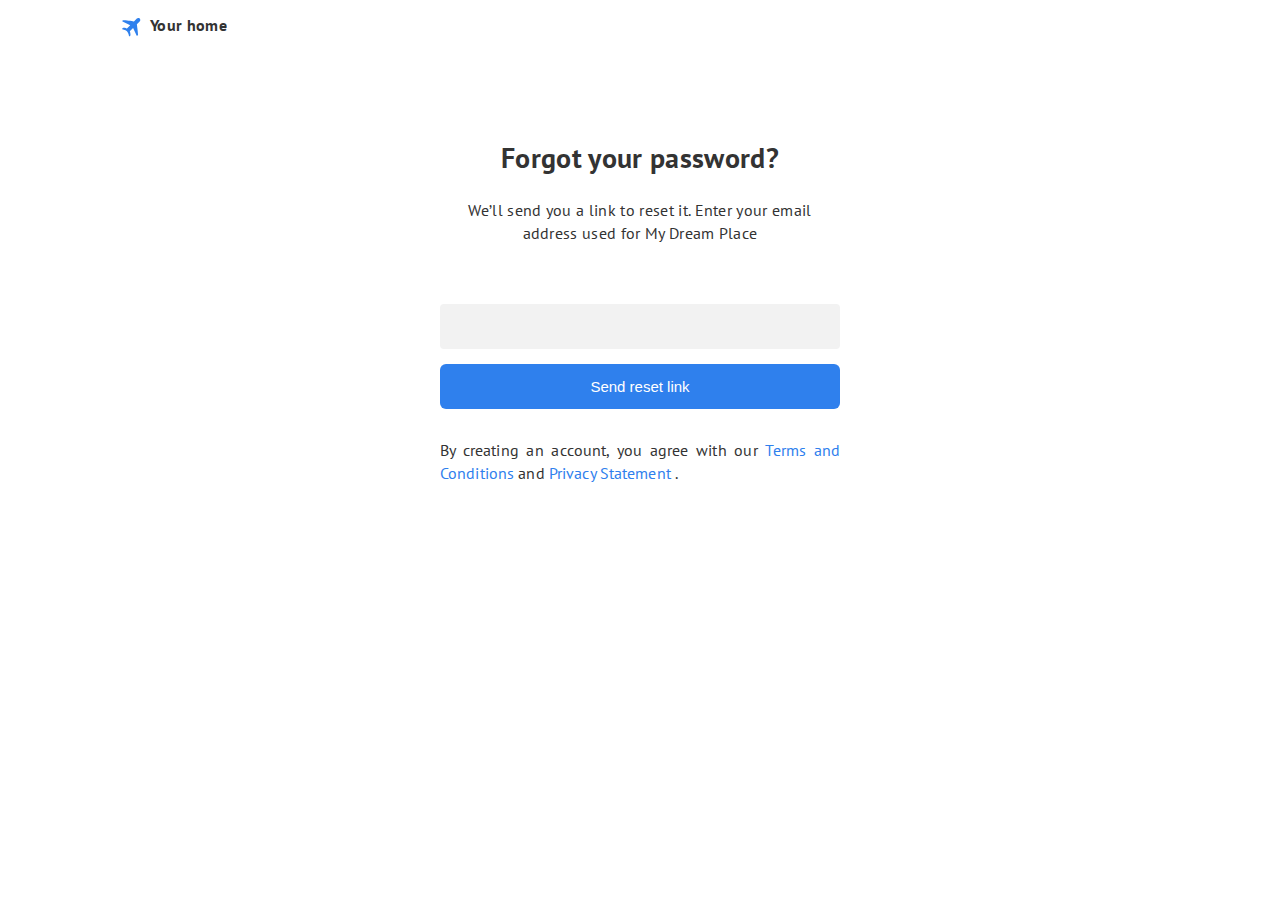
<file: forgot-pw.html>
<!DOCTYPE html>
<html lang="en">
  <head>
    <link
      rel="stylesheet"
      href="https://cdnjs.cloudflare.com/ajax/libs/font-awesome/5.14.0/css/all.min.css"
    />
    <!-- extra fonts -->
    <link
      href="https://fonts.googleapis.com/css?family=Great+Vibes&display=swap"
      rel="stylesheet"
    />
    <link rel="preconnect" href="https://fonts.googleapis.com" />
    <link rel="preconnect" href="https://fonts.gstatic.com" crossorigin />
    <link
      href="https://fonts.googleapis.com/css2?family=PT+Sans&family=Work+Sans:wght@400;500&display=swap"
      rel="stylesheet"
    />
    <link rel="stylesheet" href="style.css" />
    <link rel="stylesheet" type="text/css" href="media-query.css" />
    <link rel="icon" href="imgs/home-tab.png" type="image/x-icon" />
    <meta charset="UTF-8" />
    <meta name="viewport" content="width=device-width, initial-scale=1.0" />
    <meta
      name="description"
      content="Log in for to find a home that suits you!"
    />
    <title>Forgot password</title>
    <script>
      function passForgotEmail() {
        let emailForgot = document.querySelector(".text-box-forgot").value;
        localStorage.setItem("passData", emailForgot);
        return false;
      }
    </script>
  </head>
  <body>
    <div class="main-container-home">
      <header class="header-nav">
        <aside class="sidebar">
          <div class="sidebar-container">
            <div>
              <button class="close-btn"><i class="fas fa-times"></i></button>
            </div>
            <ul class="links">
              <li class="home-sidebar">
                <a a href="index.html" class="home">Home</a>
              </li>
              <li class="discover-sidebar">
                <a href="" class="discover">Discover</a>
              </li>
              <li class="activties-sidebar">
                <a href="" class="activties">Activties</a>
              </li>
              <li class="about-sidebar">
                <a href="" class="about">About</a>
              </li>
              <li class="contact-sidebar">
                <a href="" class="contact">Contact</a>
              </li>
              <li class="register-sidebar">
                <a href="sign-up.html" class="register">Register</a>
              </li>
              <li class="sign-in-sidebar">
                <a href="sign-in.html" class="sign-in">Sign-in</a>
              </li>
            </ul>
          </div>
        </aside>
        <button class="sidebar-burger-menu">
          <i class="fas fa-bars"></i>
        </button>
        <div class="nav-logo">
          <a href="index.html">
            <svg
              class="website-logo"
              xmlns="http://www.w3.org/2000/svg"
              width="24"
              height="24"
              viewBox="0 0 24 24"
              fill="none"
            >
              <path
                d="M3.414 13.7779C2.5 13.9999 2 15.1919 2 15.1919C2 15.1919 5.398 15.6259 6.949 17.3129C8.5 18.9999 9.071 22.2629 9.071 22.2629C9.071 22.2629 10.47 22.6979 10.485 20.8489C10.5 18.9999 9.778 17.3129 9.778 17.3129L13.091 13.9999L16.701 21.7039C16.701 21.7039 18.08 22.2299 18.04 20.3649C18 18.4999 16.85 10.2419 16.85 10.2419L19.678 7.41294C19.869 7.22845 20.0214 7.00776 20.1262 6.76375C20.231 6.51974 20.2862 6.2573 20.2885 5.99174C20.2908 5.72619 20.2402 5.46283 20.1396 5.21703C20.0391 4.97124 19.8906 4.74794 19.7028 4.56015C19.515 4.37237 19.2917 4.22386 19.0459 4.1233C18.8001 4.02274 18.5368 3.97213 18.2712 3.97444C18.0056 3.97675 17.7432 4.03192 17.4992 4.13674C17.2552 4.24156 17.0345 4.39392 16.85 4.58494L13.947 7.48794C13.947 7.48794 6.148 6.09394 3.824 6.29694C1.5 6.49994 2.559 7.56294 2.559 7.56294L10.203 11.2329L6.95 14.4859C6.95 14.4859 4.328 13.5559 3.414 13.7779Z"
                fill="#2F80ED"
              />
            </svg>
          </a>
          <a href="index.html"><p class="inline">Your home</p></a>
        </div>
      </header>
    </div>
    <main class="main-container-sign-in">
      <section class="Forgot-pw-section">
        <h1>Forgot your password?</h1>
        <p class="link-for-forgot-pw">
          We’ll send you a link to reset it. Enter your email address used for
          My Dream Place
        </p>
        <form action="check-inbox.html">
          <label class="email-text-box">
            <input class="text-box-forgot" type="text" placeholder="" />
          </label>
          <input
            class="forgot-pw-button"
            type="submit"
            value="Send reset link"
            onclick="passForgotEmail();"
          />
        </form>
        <p class="conditions-text">
          By creating an account, you agree with our<span
            class="terms-privacy-links"
            ><a class="terms-privacy-links" href="">
              Terms and Conditions</a
            ></span
          >
          and
          <span class="terms-privacy-links"
            ><a class="terms-privacy-links" href="">Privacy Statement</a> </span
          >.
        </p>
      </section>
    </main>

    <script src="commonFeatures.js"></script>
  </body>
</html>
</file>
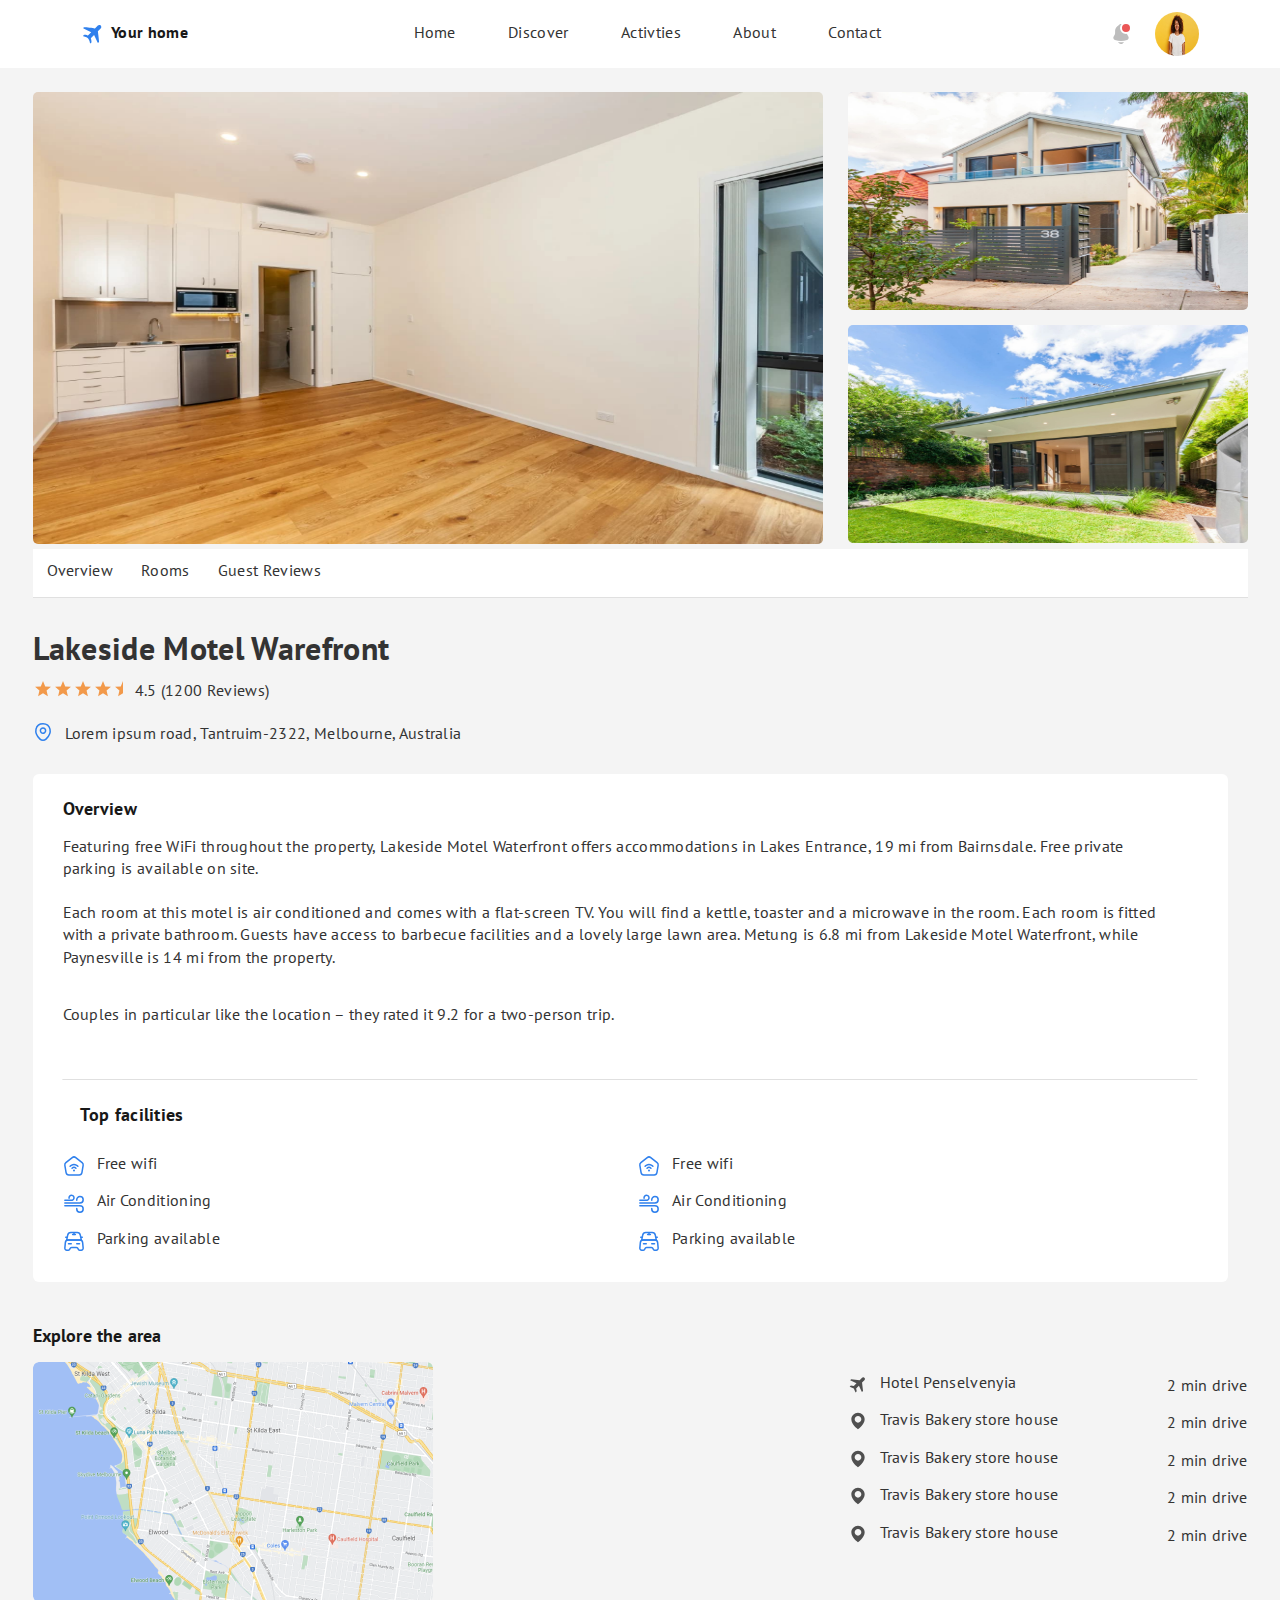
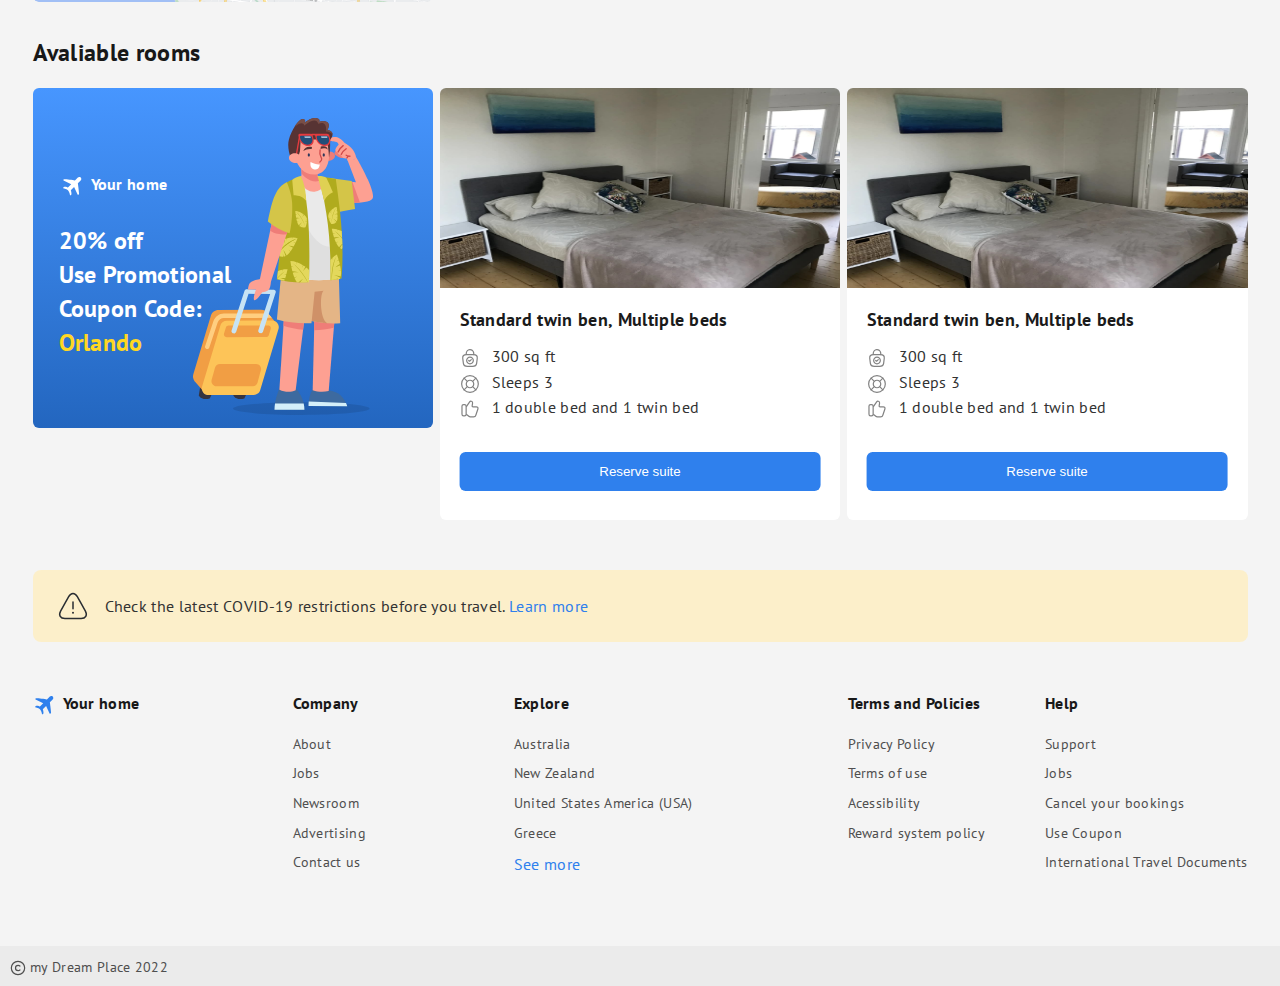
<file: place-details.html>
<!DOCTYPE html>
<html lang="en">
  <head>
    <!-- font-awesome -->
    <link
      rel="stylesheet"
      href="https://cdnjs.cloudflare.com/ajax/libs/font-awesome/5.14.0/css/all.min.css"
    />
    <!-- extra fonts -->
    <link
      rel="stylesheet"
      href="https://cdnjs.cloudflare.com/ajax/libs/font-awesome/6.0.0-beta3/css/all.min.css"
      integrity="..."
    />

    <link
      href="https://fonts.googleapis.com/css?family=Great+Vibes&display=swap"
      rel="stylesheet"
    />
    <link rel="preconnect" href="https://fonts.googleapis.com" />
    <link rel="preconnect" href="https://fonts.gstatic.com" crossorigin />
    <link
      href="https://fonts.googleapis.com/css2?family=PT+Sans&family=Work+Sans:wght@400;500&display=swap"
      rel="stylesheet"
    />
    <link rel="stylesheet" href="style.css" />
    <link rel="stylesheet" type="text/css" href="media-query.css" />
    <link rel="icon" href="imgs/home-tab.png" type="image/x-icon" />
    <meta charset="UTF-8" />
    <meta name="viewport" content="width=device-width, initial-scale=1.0" />
    <meta name="description" content="see your choosen place details" />
    <title>Place details</title>
  </head>
  <body class="body-for-place-detailes-page">
    <header class="header-loged-in-nav">
      <nav class="header-place-details-content">
        <aside class="sidebar">
          <div class="sidebar-container">
            <div>
              <button class="close-btn"><i class="fas fa-times"></i></button>
            </div>
            <ul class="links">
              <li class="home-sidebar">
                <a a href="index.html" class="home">Home</a>
              </li>
              <li class="discover-sidebar">
                <a href="" class="discover">Discover</a>
              </li>
              <li class="activties-sidebar">
                <a href="" class="activties">Activties</a>
              </li>
              <li class="about-sidebar">
                <a href="" class="about">About</a>
              </li>
              <li class="contact-sidebar">
                <a href="" class="contact">Contact</a>
              </li>
              <li class="register-sidebar">
                <a href="sign-up.html" class="register">Register</a>
              </li>
              <li class="sign-in-sidebar">
                <a href="sign-in.html" class="sign-in">Sign-in</a>
              </li>
            </ul>
          </div>
        </aside>
        <button class="sidebar-burger-menu">
          <i class="fas fa-bars"></i>
        </button>
        <div class="nav-logo">
          <svg
            xmlns="http://www.w3.org/2000/svg"
            width="24"
            height="24"
            viewBox="0 0 24 24"
            fill="none"
          >
            <path
              d="M3.414 13.7779C2.5 13.9999 2 15.1919 2 15.1919C2 15.1919 5.398 15.6259 6.949 17.3129C8.5 18.9999 9.071 22.2629 9.071 22.2629C9.071 22.2629 10.47 22.6979 10.485 20.8489C10.5 18.9999 9.778 17.3129 9.778 17.3129L13.091 13.9999L16.701 21.7039C16.701 21.7039 18.08 22.2299 18.04 20.3649C18 18.4999 16.85 10.2419 16.85 10.2419L19.678 7.41294C19.869 7.22845 20.0214 7.00776 20.1262 6.76375C20.231 6.51974 20.2862 6.2573 20.2885 5.99174C20.2908 5.72619 20.2402 5.46283 20.1396 5.21703C20.0391 4.97124 19.8906 4.74794 19.7028 4.56015C19.515 4.37237 19.2917 4.22386 19.0459 4.1233C18.8001 4.02274 18.5368 3.97213 18.2712 3.97444C18.0056 3.97675 17.7432 4.03192 17.4992 4.13674C17.2552 4.24156 17.0345 4.39392 16.85 4.58494L13.947 7.48794C13.947 7.48794 6.148 6.09394 3.824 6.29694C1.5 6.49994 2.559 7.56294 2.559 7.56294L10.203 11.2329L6.95 14.4859C6.95 14.4859 4.328 13.5559 3.414 13.7779Z"
              fill="#2f80ed"
            />
          </svg>
          <h4 class="logo-title">Your home</h4>
        </div>
        <div class="nav-links">
          <ul class="nav-links-loged-in">
            <li><a href="index.html">Home</a></li>
            <li class="nav-link"><a href="">Discover</a></li>
            <li class="nav-link"><a href="">Activties</a></li>
            <li class="nav-link"><a href="">About</a></li>
            <li class="nav-link"><a href="">Contact</a></li>
          </ul>
        </div>
        <div class="notifications-profile-photo">
          <svg
            class="notifications-icon"
            xmlns="http://www.w3.org/2000/svg"
            width="24"
            height="24"
            viewBox="0 0 24 24"
            fill="none"
          >
            <path
              d="M19.3399 14.49L18.3399 12.83C18.1299 12.46 17.9399 11.76 17.9399 11.35V8.82004C17.9387 7.70407 17.6216 6.61125 17.0252 5.66801C16.4288 4.72477 15.5776 3.96966 14.5699 3.49004C14.3128 3.03338 13.9376 2.65418 13.4838 2.39207C13.0299 2.12997 12.514 1.99457 11.9899 2.00004C10.8999 2.00004 9.91994 2.59004 9.39994 3.52004C7.44994 4.49004 6.09994 6.50004 6.09994 8.82004V11.35C6.09994 11.76 5.90994 12.46 5.69994 12.82L4.68994 14.49C4.28994 15.16 4.19994 15.9 4.44994 16.58C4.68994 17.25 5.25994 17.77 5.99994 18.02C7.93994 18.68 9.97994 19 12.0199 19C14.0599 19 16.0999 18.68 18.0399 18.03C18.7399 17.8 19.2799 17.27 19.5399 16.58C19.7999 15.89 19.7299 15.13 19.3399 14.49Z"
              fill="#BDBDBD"
            />
            <path
              d="M14.8302 20.01C14.6199 20.5922 14.2355 21.0954 13.7291 21.4515C13.2228 21.8075 12.6191 21.999 12.0002 22C11.2102 22 10.4302 21.68 9.88018 21.11C9.56018 20.81 9.32018 20.41 9.18018 20C9.31018 20.02 9.44018 20.03 9.58018 20.05C9.81018 20.08 10.0502 20.11 10.2902 20.13C10.8602 20.18 11.4402 20.21 12.0202 20.21C12.5902 20.21 13.1602 20.18 13.7202 20.13C13.9302 20.11 14.1402 20.1 14.3402 20.07L14.8302 20.01Z"
              fill="#BDBDBD"
            />
            <circle
              cx="17"
              cy="6"
              r="5"
              fill="#EB5757"
              stroke="white"
              stroke-width="2"
            />
          </svg>
          <img
            class="user-profile-photo-nav"
            src="imgs/user-profile-photo.png"
            alt=""
          />
        </div>
      </nav>
    </header>
    <main class="main-container-place-details">
      <div class="place-photos">
        <img class="big-photo-place" src="imgs/big-photo-place.jpg" alt="" />
        <button class="left-arrow-place">
          <i class="fas fa-chevron-left"></i>
        </button>

        <button class="right-arrow-place">
          <i class="fas fa-chevron-right"></i>
        </button>
        <div class="small-photos">
          <img
            class="small-photo-place"
            src="imgs/small-photo-place.jpg"
            alt=""
          />
          <img
            class="small-photo-place1"
            src="imgs/small-photo-place2.jpg"
            alt=""
          />
        </div>
      </div>
      <div class="filter-place">
        <div class="filter-button">Overview</div>
        <div class="filter-button">Rooms</div>
        <div class="filter-button">Guest Reviews</div>
      </div>
      <section class="place-ditales-map">
        <div class="place-title-overview">
          <h1 class="place-title-heading">Lakeside Motel Warefront</h1>
          <div class="five-stars-place-page">
            <svg
              xmlns="http://www.w3.org/2000/svg"
              width="20"
              height="20"
              viewBox="0 0 20 20"
              fill="none"
            >
              <g clip-path="url(#clip0_4_1836)">
                <path
                  d="M10.0002 14.1666L5.10186 17.1583L6.43353 11.5749L2.0752 7.84159L7.79603 7.38325L10.0002 2.08325L12.2044 7.38325L17.926 7.84159L13.5669 11.5749L14.8985 17.1583L10.0002 14.1666Z"
                  fill="#F2994A"
                />
              </g>
              <defs>
                <clipPath id="clip0_4_1836">
                  <rect width="20" height="20" fill="white" />
                </clipPath>
              </defs>
            </svg>
            <svg
              xmlns="http://www.w3.org/2000/svg"
              width="20"
              height="20"
              viewBox="0 0 20 20"
              fill="none"
            >
              <g clip-path="url(#clip0_4_1836)">
                <path
                  d="M10.0002 14.1666L5.10186 17.1583L6.43353 11.5749L2.0752 7.84159L7.79603 7.38325L10.0002 2.08325L12.2044 7.38325L17.926 7.84159L13.5669 11.5749L14.8985 17.1583L10.0002 14.1666Z"
                  fill="#F2994A"
                />
              </g>
              <defs>
                <clipPath id="clip0_4_1836">
                  <rect width="20" height="20" fill="white" />
                </clipPath>
              </defs>
            </svg>
            <svg
              xmlns="http://www.w3.org/2000/svg"
              width="20"
              height="20"
              viewBox="0 0 20 20"
              fill="none"
            >
              <g clip-path="url(#clip0_4_1836)">
                <path
                  d="M10.0002 14.1666L5.10186 17.1583L6.43353 11.5749L2.0752 7.84159L7.79603 7.38325L10.0002 2.08325L12.2044 7.38325L17.926 7.84159L13.5669 11.5749L14.8985 17.1583L10.0002 14.1666Z"
                  fill="#F2994A"
                />
              </g>
              <defs>
                <clipPath id="clip0_4_1836">
                  <rect width="20" height="20" fill="white" />
                </clipPath>
              </defs>
            </svg>
            <svg
              xmlns="http://www.w3.org/2000/svg"
              width="20"
              height="20"
              viewBox="0 0 20 20"
              fill="none"
            >
              <g clip-path="url(#clip0_4_1836)">
                <path
                  d="M10.0002 14.1666L5.10186 17.1583L6.43353 11.5749L2.0752 7.84159L7.79603 7.38325L10.0002 2.08325L12.2044 7.38325L17.926 7.84159L13.5669 11.5749L14.8985 17.1583L10.0002 14.1666Z"
                  fill="#F2994A"
                />
              </g>
              <defs>
                <clipPath id="clip0_4_1836">
                  <rect width="20" height="20" fill="white" />
                </clipPath>
              </defs>
            </svg>
            <svg
              xmlns="http://www.w3.org/2000/svg"
              width="10"
              height="20"
              viewBox="0 0 10 20"
              fill="none"
            >
              <g clip-path="url(#clip0_4_1848)">
                <path
                  d="M10.0002 14.1666L5.10186 17.1583L6.43353 11.5749L2.0752 7.84159L7.79603 7.38325L10.0002 2.08325L12.2044 7.38325L17.926 7.84159L13.5669 11.5749L14.8985 17.1583L10.0002 14.1666Z"
                  fill="#F2994A"
                />
              </g>
              <defs>
                <clipPath id="clip0_4_1848">
                  <rect width="10" height="20" fill="white" />
                </clipPath>
              </defs>
            </svg>
            <p>4.5 (1200 Reviews)</p>
          </div>
          <div class="location-place">
            <svg
              xmlns="http://www.w3.org/2000/svg"
              width="20"
              height="20"
              viewBox="0 0 20 20"
              fill="none"
            >
              <path
                d="M9.9999 11.1917C10.3413 11.1917 10.6794 11.1244 10.9949 10.9938C11.3103 10.8631 11.5969 10.6716 11.8384 10.4302C12.0798 10.1887 12.2713 9.90212 12.402 9.58668C12.5327 9.27123 12.5999 8.93314 12.5999 8.5917C12.5999 8.25026 12.5327 7.91217 12.402 7.59672C12.2713 7.28128 12.0798 6.99465 11.8384 6.75322C11.5969 6.51179 11.3103 6.32027 10.9949 6.18961C10.6794 6.05895 10.3413 5.9917 9.9999 5.9917C9.31034 5.9917 8.64902 6.26563 8.16142 6.75322C7.67383 7.24082 7.3999 7.90214 7.3999 8.5917C7.3999 9.28126 7.67383 9.94258 8.16142 10.4302C8.64902 10.9178 9.31034 11.1917 9.9999 11.1917V11.1917Z"
                stroke="#2F80ED"
                stroke-width="1.5"
              />
              <path
                d="M3.01675 7.07484C4.65842 -0.141828 15.3501 -0.133494 16.9834 7.08317C17.9417 11.3165 15.3084 14.8998 13.0001 17.1165C12.1935 17.8945 11.1165 18.3292 9.99592 18.3292C8.87529 18.3292 7.79835 17.8945 6.99175 17.1165C4.69175 14.8998 2.05842 11.3082 3.01675 7.07484V7.07484Z"
                stroke="#2F80ED"
                stroke-width="1.5"
              />
            </svg>
            <p>Lorem ipsum road, Tantruim-2322, Melbourne, Australia</p>
          </div>

          <!-- start of place overview box -->
          <div>
            <div class="overview-place">
              <h3 class="over-view-heading">Overview</h3>
              <p class="place-overviews-desc">
                Featuring free WiFi throughout the property, Lakeside Motel
                Waterfront offers accommodations in Lakes Entrance, 19 mi from
                Bairnsdale. Free private parking is available on site.
              </p>

              <p class="place-overviews-desc2">
                Each room at this motel is air conditioned and comes with a
                flat-screen TV. You will find a kettle, toaster and a microwave
                in the room. Each room is fitted with a private bathroom. Guests
                have access to barbecue facilities and a lovely large lawn area.
                Metung is 6.8 mi from Lakeside Motel Waterfront, while
                Paynesville is 14 mi from the property.
              </p>
              <p class="place-overviews-desc3">
                Couples in particular like the location – they rated it 9.2 for
                a two-person trip.
              </p>

              <div class="line-overview"></div>
              <h3 class="top-facilites-heading">Top facilities</h3>

              <div class="facilites-blocks">
                <div class="facilites-block">
                  <div class="flex-facilites">
                    <svg
                      class="facilites-icon"
                      xmlns="http://www.w3.org/2000/svg"
                      width="22"
                      height="22"
                      viewBox="0 0 22 22"
                      fill="none"
                    >
                      <path
                        d="M9.23051 2.58519L2.87801 7.67269C2.16301 8.24102 1.70467 9.44185 1.86051 10.3402L3.07967 17.6369C3.29967 18.9385 4.54634 19.9927 5.86634 19.9927H16.133C17.4438 19.9927 18.6997 18.9294 18.9197 17.6369L20.1388 10.3402C20.2855 9.44185 19.8272 8.24102 19.1213 7.67269L12.7688 2.59435C11.788 1.80602 10.2022 1.80602 9.23051 2.58519V2.58519Z"
                        stroke="#2F80ED"
                        stroke-width="1.5"
                        stroke-linecap="round"
                        stroke-linejoin="round"
                      />
                      <path
                        d="M9.05664 13.182C10.2208 12.0728 11.7791 12.0728 12.9433 13.182"
                        stroke="#2F80ED"
                        stroke-width="1.5"
                        stroke-linecap="round"
                        stroke-linejoin="round"
                      />
                      <path
                        d="M14.886 11.2387C14.4137 10.7746 13.8687 10.3907 13.2727 10.1021C12.5625 9.75822 11.7838 9.57959 10.9948 9.57959C10.2058 9.57959 9.42699 9.75822 8.71685 10.1021C8.14852 10.3771 7.60768 10.7529 7.10352 11.2387"
                        stroke="#2F80ED"
                        stroke-width="1.5"
                        stroke-linecap="round"
                        stroke-linejoin="round"
                      />
                      <path
                        d="M10.9951 15.5835H11.0035"
                        stroke="#2F80ED"
                        stroke-width="2"
                        stroke-linecap="round"
                        stroke-linejoin="round"
                      />
                    </svg>
                    <p class="facilites-text">Free wifi</p>
                  </div>
                  <div class="flex-facilites">
                    <svg
                      xmlns="http://www.w3.org/2000/svg"
                      width="22"
                      height="22"
                      viewBox="0 0 22 22"
                      fill="none"
                    >
                      <path
                        d="M1.8335 13.75H16.9585C18.7277 13.75 20.1668 15.1892 20.1668 16.9583C20.1668 18.7275 18.7277 20.1667 16.9585 20.1667C15.1893 20.1667 13.7502 18.7275 13.7502 16.9583V16.5"
                        stroke="#2F80ED"
                        stroke-width="1.5"
                        stroke-miterlimit="10"
                        stroke-linecap="round"
                        stroke-linejoin="round"
                      />
                      <path
                        d="M1.8335 11.0002H16.9585C18.7185 11.0002 20.1668 9.561 20.1668 7.79183C20.1668 6.03183 18.7185 4.5835 16.9585 4.5835C16.1083 4.58591 15.2937 4.92471 14.6925 5.52587C14.0914 6.12702 13.7526 6.94167 13.7502 7.79183V8.25016"
                        stroke="#2F80ED"
                        stroke-width="1.5"
                        stroke-miterlimit="10"
                        stroke-linecap="round"
                        stroke-linejoin="round"
                      />
                      <path
                        d="M1.8335 8.25003H8.53433C9.02203 8.25003 9.49877 8.10541 9.90427 7.83446C10.3098 7.56351 10.6258 7.1784 10.8125 6.72783C10.9991 6.27726 11.0479 5.78146 10.9528 5.30313C10.8576 4.82481 10.6228 4.38544 10.2779 4.04059C9.93308 3.69573 9.49371 3.46089 9.01539 3.36574C8.53706 3.2706 8.04127 3.31943 7.5907 3.50606C7.14012 3.69269 6.75501 4.00875 6.48406 4.41425C6.21311 4.81975 6.0685 5.2965 6.0685 5.78419V6.13253"
                        stroke="#2F80ED"
                        stroke-width="1.5"
                        stroke-miterlimit="10"
                        stroke-linecap="round"
                        stroke-linejoin="round"
                      />
                    </svg>
                    <p class="facilites-text">Air Conditioning</p>
                  </div>
                  <div class="flex-facilites">
                    <svg
                      xmlns="http://www.w3.org/2000/svg"
                      width="22"
                      height="22"
                      viewBox="0 0 22 22"
                      fill="none"
                    >
                      <path
                        d="M14.2173 2.59424H7.78234C5.49984 2.59424 4.99567 3.73091 4.70234 5.12424L3.6665 10.0834H18.3332L17.2973 5.12424C17.004 3.73091 16.4998 2.59424 14.2173 2.59424V2.59424Z"
                        stroke="#2F80ED"
                        stroke-width="1.5"
                        stroke-linecap="round"
                        stroke-linejoin="round"
                      />
                      <path
                        d="M20.1575 18.1685C20.2583 19.241 19.3967 20.1668 18.2967 20.1668H16.5733C15.5833 20.1668 15.4458 19.7452 15.2717 19.2227L15.0883 18.6727C14.8317 17.921 14.6667 17.4168 13.3467 17.4168H8.65334C7.33334 17.4168 7.14084 17.9852 6.91167 18.6727L6.72834 19.2227C6.55417 19.7452 6.41667 20.1668 5.42667 20.1668H3.70334C2.60334 20.1668 1.74167 19.241 1.8425 18.1685L2.35584 12.586C2.48417 11.211 2.75 10.0835 5.15167 10.0835H16.8483C19.25 10.0835 19.5158 11.211 19.6442 12.586L20.1575 18.1685Z"
                        stroke="#2F80ED"
                        stroke-width="1.5"
                        stroke-linecap="round"
                        stroke-linejoin="round"
                      />
                      <path
                        d="M3.66667 7.3335H2.75"
                        stroke="#2F80ED"
                        stroke-width="1.5"
                        stroke-linecap="round"
                        stroke-linejoin="round"
                      />
                      <path
                        d="M19.2502 7.3335H18.3335"
                        stroke="#2F80ED"
                        stroke-width="1.5"
                        stroke-linecap="round"
                        stroke-linejoin="round"
                      />
                      <path
                        d="M11 2.75V4.58333"
                        stroke="#2F80ED"
                        stroke-width="1.5"
                        stroke-linecap="round"
                        stroke-linejoin="round"
                      />
                      <path
                        d="M9.625 4.5835H12.375"
                        stroke="#2F80ED"
                        stroke-width="1.5"
                        stroke-linecap="round"
                        stroke-linejoin="round"
                      />
                      <path
                        d="M5.5 13.75H8.25"
                        stroke="#2F80ED"
                        stroke-width="1.5"
                        stroke-linecap="round"
                        stroke-linejoin="round"
                      />
                      <path
                        d="M13.75 13.75H16.5"
                        stroke="#2F80ED"
                        stroke-width="1.5"
                        stroke-linecap="round"
                        stroke-linejoin="round"
                      />
                    </svg>
                    <p class="facilites-text">Parking available</p>
                  </div>
                </div>
                <div class="facilites-block">
                  <div class="flex-facilites">
                    <svg
                      class="facilites-icon"
                      xmlns="http://www.w3.org/2000/svg"
                      width="22"
                      height="22"
                      viewBox="0 0 22 22"
                      fill="none"
                    >
                      <path
                        d="M9.23051 2.58519L2.87801 7.67269C2.16301 8.24102 1.70467 9.44185 1.86051 10.3402L3.07967 17.6369C3.29967 18.9385 4.54634 19.9927 5.86634 19.9927H16.133C17.4438 19.9927 18.6997 18.9294 18.9197 17.6369L20.1388 10.3402C20.2855 9.44185 19.8272 8.24102 19.1213 7.67269L12.7688 2.59435C11.788 1.80602 10.2022 1.80602 9.23051 2.58519V2.58519Z"
                        stroke="#2F80ED"
                        stroke-width="1.5"
                        stroke-linecap="round"
                        stroke-linejoin="round"
                      />
                      <path
                        d="M9.05664 13.182C10.2208 12.0728 11.7791 12.0728 12.9433 13.182"
                        stroke="#2F80ED"
                        stroke-width="1.5"
                        stroke-linecap="round"
                        stroke-linejoin="round"
                      />
                      <path
                        d="M14.886 11.2387C14.4137 10.7746 13.8687 10.3907 13.2727 10.1021C12.5625 9.75822 11.7838 9.57959 10.9948 9.57959C10.2058 9.57959 9.42699 9.75822 8.71685 10.1021C8.14852 10.3771 7.60768 10.7529 7.10352 11.2387"
                        stroke="#2F80ED"
                        stroke-width="1.5"
                        stroke-linecap="round"
                        stroke-linejoin="round"
                      />
                      <path
                        d="M10.9951 15.5835H11.0035"
                        stroke="#2F80ED"
                        stroke-width="2"
                        stroke-linecap="round"
                        stroke-linejoin="round"
                      />
                    </svg>
                    <p class="facilites-text">Free wifi</p>
                  </div>
                  <div class="flex-facilites">
                    <svg
                      xmlns="http://www.w3.org/2000/svg"
                      width="22"
                      height="22"
                      viewBox="0 0 22 22"
                      fill="none"
                    >
                      <path
                        d="M1.8335 13.75H16.9585C18.7277 13.75 20.1668 15.1892 20.1668 16.9583C20.1668 18.7275 18.7277 20.1667 16.9585 20.1667C15.1893 20.1667 13.7502 18.7275 13.7502 16.9583V16.5"
                        stroke="#2F80ED"
                        stroke-width="1.5"
                        stroke-miterlimit="10"
                        stroke-linecap="round"
                        stroke-linejoin="round"
                      />
                      <path
                        d="M1.8335 11.0002H16.9585C18.7185 11.0002 20.1668 9.561 20.1668 7.79183C20.1668 6.03183 18.7185 4.5835 16.9585 4.5835C16.1083 4.58591 15.2937 4.92471 14.6925 5.52587C14.0914 6.12702 13.7526 6.94167 13.7502 7.79183V8.25016"
                        stroke="#2F80ED"
                        stroke-width="1.5"
                        stroke-miterlimit="10"
                        stroke-linecap="round"
                        stroke-linejoin="round"
                      />
                      <path
                        d="M1.8335 8.25003H8.53433C9.02203 8.25003 9.49877 8.10541 9.90427 7.83446C10.3098 7.56351 10.6258 7.1784 10.8125 6.72783C10.9991 6.27726 11.0479 5.78146 10.9528 5.30313C10.8576 4.82481 10.6228 4.38544 10.2779 4.04059C9.93308 3.69573 9.49371 3.46089 9.01539 3.36574C8.53706 3.2706 8.04127 3.31943 7.5907 3.50606C7.14012 3.69269 6.75501 4.00875 6.48406 4.41425C6.21311 4.81975 6.0685 5.2965 6.0685 5.78419V6.13253"
                        stroke="#2F80ED"
                        stroke-width="1.5"
                        stroke-miterlimit="10"
                        stroke-linecap="round"
                        stroke-linejoin="round"
                      />
                    </svg>
                    <p class="facilites-text">Air Conditioning</p>
                  </div>
                  <div class="flex-facilites">
                    <svg
                      xmlns="http://www.w3.org/2000/svg"
                      width="22"
                      height="22"
                      viewBox="0 0 22 22"
                      fill="none"
                    >
                      <path
                        d="M14.2173 2.59424H7.78234C5.49984 2.59424 4.99567 3.73091 4.70234 5.12424L3.6665 10.0834H18.3332L17.2973 5.12424C17.004 3.73091 16.4998 2.59424 14.2173 2.59424V2.59424Z"
                        stroke="#2F80ED"
                        stroke-width="1.5"
                        stroke-linecap="round"
                        stroke-linejoin="round"
                      />
                      <path
                        d="M20.1575 18.1685C20.2583 19.241 19.3967 20.1668 18.2967 20.1668H16.5733C15.5833 20.1668 15.4458 19.7452 15.2717 19.2227L15.0883 18.6727C14.8317 17.921 14.6667 17.4168 13.3467 17.4168H8.65334C7.33334 17.4168 7.14084 17.9852 6.91167 18.6727L6.72834 19.2227C6.55417 19.7452 6.41667 20.1668 5.42667 20.1668H3.70334C2.60334 20.1668 1.74167 19.241 1.8425 18.1685L2.35584 12.586C2.48417 11.211 2.75 10.0835 5.15167 10.0835H16.8483C19.25 10.0835 19.5158 11.211 19.6442 12.586L20.1575 18.1685Z"
                        stroke="#2F80ED"
                        stroke-width="1.5"
                        stroke-linecap="round"
                        stroke-linejoin="round"
                      />
                      <path
                        d="M3.66667 7.3335H2.75"
                        stroke="#2F80ED"
                        stroke-width="1.5"
                        stroke-linecap="round"
                        stroke-linejoin="round"
                      />
                      <path
                        d="M19.2502 7.3335H18.3335"
                        stroke="#2F80ED"
                        stroke-width="1.5"
                        stroke-linecap="round"
                        stroke-linejoin="round"
                      />
                      <path
                        d="M11 2.75V4.58333"
                        stroke="#2F80ED"
                        stroke-width="1.5"
                        stroke-linecap="round"
                        stroke-linejoin="round"
                      />
                      <path
                        d="M9.625 4.5835H12.375"
                        stroke="#2F80ED"
                        stroke-width="1.5"
                        stroke-linecap="round"
                        stroke-linejoin="round"
                      />
                      <path
                        d="M5.5 13.75H8.25"
                        stroke="#2F80ED"
                        stroke-width="1.5"
                        stroke-linecap="round"
                        stroke-linejoin="round"
                      />
                      <path
                        d="M13.75 13.75H16.5"
                        stroke="#2F80ED"
                        stroke-width="1.5"
                        stroke-linecap="round"
                        stroke-linejoin="round"
                      />
                    </svg>
                    <p class="facilites-text">Parking available</p>
                  </div>
                  <!-- end of text with icon -->
                </div>
                <!-- end of facilites block -->
              </div>
            </div>
            <!-- end of facilites blocks -->
          </div>
        </div>
        <!-- end of place overview box -->
        <div class="map-section">
          <img src="imgs/map.png" alt="" />
          <h2>Explore the area</h2>
          <div class="explore-area-block">
            <div class="icon-text-area-explore">
              <svg
                xmlns="http://www.w3.org/2000/svg"
                width="20"
                height="20"
                viewBox="0 0 20 20"
                fill="none"
              >
                <path
                  d="M2.84484 11.4817L1.6665 12.66L5.79067 14.4275L7.559 18.5525L8.73734 17.3742L8.14817 14.4275L10.909 11.6667L13.9173 18.0867L15.0332 16.9708L14.0415 8.53499L16.3982 6.17749C16.5574 6.02375 16.6843 5.83984 16.7717 5.6365C16.859 5.43316 16.905 5.21446 16.9069 4.99316C16.9088 4.77186 16.8667 4.5524 16.7829 4.34757C16.6991 4.14274 16.5753 3.95666 16.4188 3.80017C16.2623 3.64368 16.0763 3.51992 15.8714 3.43612C15.6666 3.35232 15.4471 3.31015 15.2258 3.31207C15.0045 3.314 14.7858 3.35998 14.5825 3.44732C14.3792 3.53467 14.1952 3.66164 14.0415 3.82083L11.6223 6.23999L3.1865 5.24749L2.13234 6.30249L8.50234 9.36082L5.7915 12.0717L2.84484 11.4817Z"
                  fill="#4F4F4F"
                />
              </svg>
              <p class="facilites-text">Hotel Penselvenyia</p>
              <p class="distance-area">2 min drive</p>
            </div>
            <div class="icon-text-area-explore">
              <svg
                xmlns="http://www.w3.org/2000/svg"
                width="20"
                height="20"
                viewBox="0 0 20 20"
                fill="none"
              >
                <path
                  d="M9.99974 1.6665C6.32391 1.6665 3.33308 4.65734 3.33308 8.329C3.30891 13.6998 9.74641 18.1532 9.99974 18.3332C9.99974 18.3332 16.6906 13.6998 16.6664 8.33317C16.6664 4.65734 13.6756 1.6665 9.99974 1.6665ZM9.99974 11.6665C8.15808 11.6665 6.66641 10.1748 6.66641 8.33317C6.66641 6.4915 8.15808 4.99984 9.99974 4.99984C11.8414 4.99984 13.3331 6.4915 13.3331 8.33317C13.3331 10.1748 11.8414 11.6665 9.99974 11.6665Z"
                  fill="#4F4F4F"
                />
              </svg>
              <p class="facilites-text">Travis Bakery store house</p>
              <p class="distance-area">2 min drive</p>
            </div>
            <div class="icon-text-area-explore">
              <svg
                xmlns="http://www.w3.org/2000/svg"
                width="20"
                height="20"
                viewBox="0 0 20 20"
                fill="none"
              >
                <path
                  d="M9.99974 1.6665C6.32391 1.6665 3.33308 4.65734 3.33308 8.329C3.30891 13.6998 9.74641 18.1532 9.99974 18.3332C9.99974 18.3332 16.6906 13.6998 16.6664 8.33317C16.6664 4.65734 13.6756 1.6665 9.99974 1.6665ZM9.99974 11.6665C8.15808 11.6665 6.66641 10.1748 6.66641 8.33317C6.66641 6.4915 8.15808 4.99984 9.99974 4.99984C11.8414 4.99984 13.3331 6.4915 13.3331 8.33317C13.3331 10.1748 11.8414 11.6665 9.99974 11.6665Z"
                  fill="#4F4F4F"
                />
              </svg>
              <p class="facilites-text">Travis Bakery store house</p>
              <p class="distance-area">2 min drive</p>
            </div>
            <div class="icon-text-area-explore">
              <svg
                xmlns="http://www.w3.org/2000/svg"
                width="20"
                height="20"
                viewBox="0 0 20 20"
                fill="none"
              >
                <path
                  d="M9.99974 1.6665C6.32391 1.6665 3.33308 4.65734 3.33308 8.329C3.30891 13.6998 9.74641 18.1532 9.99974 18.3332C9.99974 18.3332 16.6906 13.6998 16.6664 8.33317C16.6664 4.65734 13.6756 1.6665 9.99974 1.6665ZM9.99974 11.6665C8.15808 11.6665 6.66641 10.1748 6.66641 8.33317C6.66641 6.4915 8.15808 4.99984 9.99974 4.99984C11.8414 4.99984 13.3331 6.4915 13.3331 8.33317C13.3331 10.1748 11.8414 11.6665 9.99974 11.6665Z"
                  fill="#4F4F4F"
                />
              </svg>
              <p class="facilites-text">Travis Bakery store house</p>
              <p class="distance-area">2 min drive</p>
            </div>
            <div class="icon-text-area-explore">
              <svg
                xmlns="http://www.w3.org/2000/svg"
                width="20"
                height="20"
                viewBox="0 0 20 20"
                fill="none"
              >
                <path
                  d="M9.99974 1.6665C6.32391 1.6665 3.33308 4.65734 3.33308 8.329C3.30891 13.6998 9.74641 18.1532 9.99974 18.3332C9.99974 18.3332 16.6906 13.6998 16.6664 8.33317C16.6664 4.65734 13.6756 1.6665 9.99974 1.6665ZM9.99974 11.6665C8.15808 11.6665 6.66641 10.1748 6.66641 8.33317C6.66641 6.4915 8.15808 4.99984 9.99974 4.99984C11.8414 4.99984 13.3331 6.4915 13.3331 8.33317C13.3331 10.1748 11.8414 11.6665 9.99974 11.6665Z"
                  fill="#4F4F4F"
                />
              </svg>
              <p class="facilites-text">Travis Bakery store house</p>
              <p class="distance-area">2 min drive</p>
            </div>
          </div>
        </div>
      </section>
      <section class="available-rooms-section">
        <h2>Avaliable rooms</h2>

        <div class="promo-rooms-section">
          <div class="blue-box-promo">
            <div class="nav-logo">
              <svg
                xmlns="http://www.w3.org/2000/svg"
                width="24"
                height="24"
                viewBox="0 0 24 24"
                fill="none"
              >
                <path
                  d="M3.414 13.7779C2.5 13.9999 2 15.1919 2 15.1919C2 15.1919 5.398 15.6259 6.949 17.3129C8.5 18.9999 9.071 22.2629 9.071 22.2629C9.071 22.2629 10.47 22.6979 10.485 20.8489C10.5 18.9999 9.778 17.3129 9.778 17.3129L13.091 13.9999L16.701 21.7039C16.701 21.7039 18.08 22.2299 18.04 20.3649C18 18.4999 16.85 10.2419 16.85 10.2419L19.678 7.41294C19.869 7.22845 20.0214 7.00776 20.1262 6.76375C20.231 6.51974 20.2862 6.2573 20.2885 5.99174C20.2908 5.72619 20.2402 5.46283 20.1396 5.21703C20.0391 4.97124 19.8906 4.74794 19.7028 4.56015C19.515 4.37237 19.2917 4.22386 19.0459 4.1233C18.8001 4.02274 18.5368 3.97213 18.2712 3.97444C18.0056 3.97675 17.7432 4.03192 17.4992 4.13674C17.2552 4.24156 17.0345 4.39392 16.85 4.58494L13.947 7.48794C13.947 7.48794 6.148 6.09394 3.824 6.29694C1.5 6.49994 2.559 7.56294 2.559 7.56294L10.203 11.2329L6.95 14.4859C6.95 14.4859 4.328 13.5559 3.414 13.7779Z"
                  fill="#fff"
                />
              </svg>
              <h4 class="logo-title-promo-blue">Your home</h4>
            </div>
            <p class="discount-blue-box-promo">20% off</p>
            <p class="blue-box-promo-text">
              Use Promotional Coupon Code: <span>Orlando</span>
            </p>
            <img src="imgs/travller-man.svg" alt="" />
          </div>
          <!-- end of promo box -->
          <!-- start of rooms divs -->

          <article class="room-card-place-ditales">
            <img src="imgs/hotel-card3.jpg" alt="" />
            <h2>Standard twin ben, Multiple beds</h2>
            <div class="facilites-room-card">
              <div>
                <svg
                  xmlns="http://www.w3.org/2000/svg"
                  width="20"
                  height="20"
                  viewBox="0 0 20 20"
                  fill="none"
                >
                  <path
                    d="M9.99984 15.8337C10.8839 15.8337 11.7317 15.4825 12.3569 14.8573C12.982 14.2322 13.3332 13.3844 13.3332 12.5003C13.3332 11.6163 12.982 10.7684 12.3569 10.1433C11.7317 9.51818 10.8839 9.16699 9.99984 9.16699C9.11578 9.16699 8.26794 9.51818 7.64281 10.1433C7.01769 10.7684 6.6665 11.6163 6.6665 12.5003C6.6665 13.3844 7.01769 14.2322 7.64281 14.8573C8.26794 15.4825 9.11578 15.8337 9.99984 15.8337V15.8337Z"
                    stroke="#828282"
                    stroke-width="1.2"
                    stroke-miterlimit="10"
                    stroke-linecap="round"
                    stroke-linejoin="round"
                  />
                  <path
                    d="M8.69971 12.5003L9.24137 13.0419C9.39971 13.2003 9.65804 13.2086 9.81637 13.0503L11.2997 11.6836"
                    stroke="#828282"
                    stroke-width="1.2"
                    stroke-linecap="round"
                    stroke-linejoin="round"
                  />
                  <path
                    d="M7.49986 18.3337H12.4999C15.8499 18.3337 16.4499 16.992 16.6249 15.3587L17.2499 10.3587C17.4749 8.32533 16.8915 6.66699 13.3332 6.66699H6.66652C3.10819 6.66699 2.52486 8.32533 2.74986 10.3587L3.37486 15.3587C3.54986 16.992 4.14986 18.3337 7.49986 18.3337Z"
                    stroke="#828282"
                    stroke-width="1.2"
                    stroke-miterlimit="10"
                    stroke-linecap="round"
                    stroke-linejoin="round"
                  />
                  <path
                    d="M6.25 6.3918V5.58346C6.25 3.70846 7.75833 1.8668 9.63333 1.6918C10.1543 1.64061 10.6802 1.69907 11.1773 1.86341C11.6743 2.02775 12.1314 2.29434 12.5192 2.646C12.9069 2.99767 13.2168 3.42663 13.4288 3.90527C13.6408 4.38392 13.7502 4.90164 13.75 5.42513V6.57513"
                    stroke="#828282"
                    stroke-width="1.2"
                    stroke-miterlimit="10"
                    stroke-linecap="round"
                    stroke-linejoin="round"
                  />
                </svg>
                <p class="facilites-text">300 sq ft</p>
              </div>
              <div>
                <svg
                  xmlns="http://www.w3.org/2000/svg"
                  width="20"
                  height="20"
                  viewBox="0 0 20 20"
                  fill="none"
                >
                  <path
                    d="M9.97493 18.3332C14.5774 18.3332 18.3083 14.6023 18.3083 9.99984C18.3083 5.39734 14.5774 1.6665 9.97493 1.6665C5.37244 1.6665 1.6416 5.39734 1.6416 9.99984C1.6416 14.6023 5.37244 18.3332 9.97493 18.3332V18.3332Z"
                    stroke="#828282"
                    stroke-width="1.2"
                    stroke-linecap="round"
                    stroke-linejoin="round"
                  />
                  <path
                    d="M10 13.75C10.9946 13.75 11.9484 13.3549 12.6516 12.6516C13.3549 11.9484 13.75 10.9946 13.75 10C13.75 9.00544 13.3549 8.05161 12.6516 7.34835C11.9484 6.64509 10.9946 6.25 10 6.25C9.00544 6.25 8.05161 6.64509 7.34835 7.34835C6.64509 8.05161 6.25 9.00544 6.25 10C6.25 10.9946 6.64509 11.9484 7.34835 12.6516C8.05161 13.3549 9.00544 13.75 10 13.75V13.75Z"
                    stroke="#828282"
                    stroke-width="1.2"
                    stroke-linecap="round"
                    stroke-linejoin="round"
                  />
                  <path
                    d="M4.08301 4.1084L7.03301 7.05006"
                    stroke="#828282"
                    stroke-width="1.2"
                    stroke-linecap="round"
                    stroke-linejoin="round"
                  />
                  <path
                    d="M4.08301 15.8914L7.03301 12.9497"
                    stroke="#828282"
                    stroke-width="1.2"
                    stroke-linecap="round"
                    stroke-linejoin="round"
                  />
                  <path
                    d="M15.8748 15.8914L12.9248 12.9497"
                    stroke="#828282"
                    stroke-width="1.2"
                    stroke-linecap="round"
                    stroke-linejoin="round"
                  />
                  <path
                    d="M15.8748 4.1084L12.9248 7.05006"
                    stroke="#828282"
                    stroke-width="1.2"
                    stroke-linecap="round"
                    stroke-linejoin="round"
                  />
                </svg>
                <p class="facilites-text">Sleeps 3</p>
              </div>
              <div>
                <svg
                  xmlns="http://www.w3.org/2000/svg"
                  width="20"
                  height="20"
                  viewBox="0 0 20 20"
                  fill="none"
                >
                  <path
                    d="M6.2334 15.2916L8.81673 17.2916C9.15006 17.6249 9.90006 17.7916 10.4001 17.7916H13.5667C14.5667 17.7916 15.6501 17.0416 15.9001 16.0416L17.9001 9.95823C18.3167 8.79156 17.5667 7.79156 16.3167 7.79156H12.9834C12.4834 7.79156 12.0667 7.37489 12.1501 6.79156L12.5667 4.12489C12.7334 3.37489 12.2334 2.54156 11.4834 2.29156C10.8167 2.04156 9.9834 2.37489 9.65006 2.87489L6.2334 7.95823"
                    stroke="#828282"
                    stroke-width="1.2"
                    stroke-miterlimit="10"
                  />
                  <path
                    d="M1.9834 15.2915V7.12484C1.9834 5.95817 2.4834 5.5415 3.65007 5.5415H4.4834C5.65007 5.5415 6.15007 5.95817 6.15007 7.12484V15.2915C6.15007 16.4582 5.65007 16.8748 4.4834 16.8748H3.65007C2.4834 16.8748 1.9834 16.4582 1.9834 15.2915Z"
                    stroke="#828282"
                    stroke-width="1.2"
                    stroke-linecap="round"
                    stroke-linejoin="round"
                  />
                </svg>
                <p class="facilites-text">1 double bed and 1 twin bed</p>
              </div>
            </div>
            <a href="checkout.html"
              ><button class="reserve-room-card-button">Reserve suite</button>
            </a>
          </article>
          <!-- end of room 1 card -->
          <!-- start of room 2 card -->
          <article class="room-card-place-ditales">
            <img src="imgs/hotel-card3.jpg" alt="" />
            <h2>Standard twin ben, Multiple beds</h2>
            <div class="facilites-room-card">
              <div>
                <svg
                  xmlns="http://www.w3.org/2000/svg"
                  width="20"
                  height="20"
                  viewBox="0 0 20 20"
                  fill="none"
                >
                  <path
                    d="M9.99984 15.8337C10.8839 15.8337 11.7317 15.4825 12.3569 14.8573C12.982 14.2322 13.3332 13.3844 13.3332 12.5003C13.3332 11.6163 12.982 10.7684 12.3569 10.1433C11.7317 9.51818 10.8839 9.16699 9.99984 9.16699C9.11578 9.16699 8.26794 9.51818 7.64281 10.1433C7.01769 10.7684 6.6665 11.6163 6.6665 12.5003C6.6665 13.3844 7.01769 14.2322 7.64281 14.8573C8.26794 15.4825 9.11578 15.8337 9.99984 15.8337V15.8337Z"
                    stroke="#828282"
                    stroke-width="1.2"
                    stroke-miterlimit="10"
                    stroke-linecap="round"
                    stroke-linejoin="round"
                  />
                  <path
                    d="M8.69971 12.5003L9.24137 13.0419C9.39971 13.2003 9.65804 13.2086 9.81637 13.0503L11.2997 11.6836"
                    stroke="#828282"
                    stroke-width="1.2"
                    stroke-linecap="round"
                    stroke-linejoin="round"
                  />
                  <path
                    d="M7.49986 18.3337H12.4999C15.8499 18.3337 16.4499 16.992 16.6249 15.3587L17.2499 10.3587C17.4749 8.32533 16.8915 6.66699 13.3332 6.66699H6.66652C3.10819 6.66699 2.52486 8.32533 2.74986 10.3587L3.37486 15.3587C3.54986 16.992 4.14986 18.3337 7.49986 18.3337Z"
                    stroke="#828282"
                    stroke-width="1.2"
                    stroke-miterlimit="10"
                    stroke-linecap="round"
                    stroke-linejoin="round"
                  />
                  <path
                    d="M6.25 6.3918V5.58346C6.25 3.70846 7.75833 1.8668 9.63333 1.6918C10.1543 1.64061 10.6802 1.69907 11.1773 1.86341C11.6743 2.02775 12.1314 2.29434 12.5192 2.646C12.9069 2.99767 13.2168 3.42663 13.4288 3.90527C13.6408 4.38392 13.7502 4.90164 13.75 5.42513V6.57513"
                    stroke="#828282"
                    stroke-width="1.2"
                    stroke-miterlimit="10"
                    stroke-linecap="round"
                    stroke-linejoin="round"
                  />
                </svg>
                <p class="facilites-text">300 sq ft</p>
              </div>
              <div>
                <svg
                  xmlns="http://www.w3.org/2000/svg"
                  width="20"
                  height="20"
                  viewBox="0 0 20 20"
                  fill="none"
                >
                  <path
                    d="M9.97493 18.3332C14.5774 18.3332 18.3083 14.6023 18.3083 9.99984C18.3083 5.39734 14.5774 1.6665 9.97493 1.6665C5.37244 1.6665 1.6416 5.39734 1.6416 9.99984C1.6416 14.6023 5.37244 18.3332 9.97493 18.3332V18.3332Z"
                    stroke="#828282"
                    stroke-width="1.2"
                    stroke-linecap="round"
                    stroke-linejoin="round"
                  />
                  <path
                    d="M10 13.75C10.9946 13.75 11.9484 13.3549 12.6516 12.6516C13.3549 11.9484 13.75 10.9946 13.75 10C13.75 9.00544 13.3549 8.05161 12.6516 7.34835C11.9484 6.64509 10.9946 6.25 10 6.25C9.00544 6.25 8.05161 6.64509 7.34835 7.34835C6.64509 8.05161 6.25 9.00544 6.25 10C6.25 10.9946 6.64509 11.9484 7.34835 12.6516C8.05161 13.3549 9.00544 13.75 10 13.75V13.75Z"
                    stroke="#828282"
                    stroke-width="1.2"
                    stroke-linecap="round"
                    stroke-linejoin="round"
                  />
                  <path
                    d="M4.08301 4.1084L7.03301 7.05006"
                    stroke="#828282"
                    stroke-width="1.2"
                    stroke-linecap="round"
                    stroke-linejoin="round"
                  />
                  <path
                    d="M4.08301 15.8914L7.03301 12.9497"
                    stroke="#828282"
                    stroke-width="1.2"
                    stroke-linecap="round"
                    stroke-linejoin="round"
                  />
                  <path
                    d="M15.8748 15.8914L12.9248 12.9497"
                    stroke="#828282"
                    stroke-width="1.2"
                    stroke-linecap="round"
                    stroke-linejoin="round"
                  />
                  <path
                    d="M15.8748 4.1084L12.9248 7.05006"
                    stroke="#828282"
                    stroke-width="1.2"
                    stroke-linecap="round"
                    stroke-linejoin="round"
                  />
                </svg>
                <p class="facilites-text">Sleeps 3</p>
              </div>
              <div>
                <svg
                  xmlns="http://www.w3.org/2000/svg"
                  width="20"
                  height="20"
                  viewBox="0 0 20 20"
                  fill="none"
                >
                  <path
                    d="M6.2334 15.2916L8.81673 17.2916C9.15006 17.6249 9.90006 17.7916 10.4001 17.7916H13.5667C14.5667 17.7916 15.6501 17.0416 15.9001 16.0416L17.9001 9.95823C18.3167 8.79156 17.5667 7.79156 16.3167 7.79156H12.9834C12.4834 7.79156 12.0667 7.37489 12.1501 6.79156L12.5667 4.12489C12.7334 3.37489 12.2334 2.54156 11.4834 2.29156C10.8167 2.04156 9.9834 2.37489 9.65006 2.87489L6.2334 7.95823"
                    stroke="#828282"
                    stroke-width="1.2"
                    stroke-miterlimit="10"
                  />
                  <path
                    d="M1.9834 15.2915V7.12484C1.9834 5.95817 2.4834 5.5415 3.65007 5.5415H4.4834C5.65007 5.5415 6.15007 5.95817 6.15007 7.12484V15.2915C6.15007 16.4582 5.65007 16.8748 4.4834 16.8748H3.65007C2.4834 16.8748 1.9834 16.4582 1.9834 15.2915Z"
                    stroke="#828282"
                    stroke-width="1.2"
                    stroke-linecap="round"
                    stroke-linejoin="round"
                  />
                </svg>
                <p class="facilites-text">1 double bed and 1 twin bed</p>
              </div>
            </div>
            <button class="reserve-room-card-button">Reserve suite</button>
          </article>
          <!-- end of room card 2 -->
        </div>
        <!-- end of promo and room card div -->
      </section>
      <div class="covid-footer-container">
        <div class="covid-restrictions-warning">
          <svg
            class="warning-covid-icon"
            xmlns="http://www.w3.org/2000/svg"
            width="32"
            height="32"
            viewBox="0 0 32 32"
            fill="none"
          >
            <path
              d="M16 12V18.6667"
              stroke="#292D32"
              stroke-width="1.5"
              stroke-linecap="round"
              stroke-linejoin="round"
            />
            <path
              d="M16.0001 28.5468H7.92007C3.29341 28.5468 1.36007 25.2401 3.60007 21.2001L7.76007 13.7068L11.6801 6.66679C14.0534 2.38679 17.9467 2.38679 20.3201 6.66679L24.2401 13.7201L28.4001 21.2135C30.6401 25.2535 28.6934 28.5601 24.0801 28.5601H16.0001V28.5468Z"
              stroke="#292D32"
              stroke-width="1.5"
              stroke-linecap="round"
              stroke-linejoin="round"
            />
            <path
              d="M15.9932 22.6667H16.0052"
              stroke="#292D32"
              stroke-width="2"
              stroke-linecap="round"
              stroke-linejoin="round"
            />
          </svg>
          <p class="covid-text">
            Check the latest COVID-19 restrictions before you travel.
            <span class="span-covid-text">Learn more </span>
          </p>
        </div>
        <!-- start of footer lists -->
        <footer class="footer">
          <div class="footer-logo">
            <div class="nav-logo">
              <svg
                xmlns="http://www.w3.org/2000/svg"
                width="24"
                height="24"
                viewBox="0 0 24 24"
                fill="none"
              >
                <path
                  d="M3.414 13.7779C2.5 13.9999 2 15.1919 2 15.1919C2 15.1919 5.398 15.6259 6.949 17.3129C8.5 18.9999 9.071 22.2629 9.071 22.2629C9.071 22.2629 10.47 22.6979 10.485 20.8489C10.5 18.9999 9.778 17.3129 9.778 17.3129L13.091 13.9999L16.701 21.7039C16.701 21.7039 18.08 22.2299 18.04 20.3649C18 18.4999 16.85 10.2419 16.85 10.2419L19.678 7.41294C19.869 7.22845 20.0214 7.00776 20.1262 6.76375C20.231 6.51974 20.2862 6.2573 20.2885 5.99174C20.2908 5.72619 20.2402 5.46283 20.1396 5.21703C20.0391 4.97124 19.8906 4.74794 19.7028 4.56015C19.515 4.37237 19.2917 4.22386 19.0459 4.1233C18.8001 4.02274 18.5368 3.97213 18.2712 3.97444C18.0056 3.97675 17.7432 4.03192 17.4992 4.13674C17.2552 4.24156 17.0345 4.39392 16.85 4.58494L13.947 7.48794C13.947 7.48794 6.148 6.09394 3.824 6.29694C1.5 6.49994 2.559 7.56294 2.559 7.56294L10.203 11.2329L6.95 14.4859C6.95 14.4859 4.328 13.5559 3.414 13.7779Z"
                  fill="#2F80ED"
                />
              </svg>
              <h4 class="logo-title">Your home</h4>
            </div>
          </div>

          <div class="flex-list">
            <!-- start of list1 -->
            <ul>
              <h4>Company</h4>
              <li><p>About</p></li>
              <li><p>Jobs</p></li>
              <li><p>Newsroom</p></li>
              <li><p>Advertising</p></li>
              <li><p>Contact us</p></li>
            </ul>
            <!-- end of list1 -->

            <!-- start of list2 -->
            <ul>
              <h4>Explore</h4>
              <li><p>Australia</p></li>
              <li><p>New Zealand</p></li>
              <li><p>United States America (USA)</p></li>
              <li><p>Greece</p></li>
              <li><a>See more</a></li>
            </ul>
            <!-- end of list2 -->
          </div>
          <div class="flex-list">
            <!-- start of list3 -->
            <ul>
              <h4>Terms and Policies</h4>
              <li><p>Privacy Policy</p></li>
              <li><p>Terms of use</p></li>
              <li><p>Acessibility</p></li>
              <li><p>Reward system policy</p></li>
            </ul>
            <!-- end of list3 -->

            <!-- start of list4 -->
            <ul>
              <h4>Help</h4>
              <li><p>Support</p></li>
              <li><p>Jobs</p></li>
              <li><p>Cancel your bookings</p></li>
              <li><p>Use Coupon</p></li>
              <li><p>International Travel Documents</p></li>
            </ul>
            <!-- end of list4 -->
          </div>

          <!-- end of footer lists -->
        </footer>
      </div>
    </main>
    <div class="container-down-banner">
      <div class="under-footer">
        <svg
          xmlns="http://www.w3.org/2000/svg"
          width="16"
          height="16"
          viewBox="0 0 16 16"
          fill="none"
        >
          <g clip-path="url(#clip0_4_1207)">
            <path
              d="M8.00016 14.6667C4.32016 14.6667 1.3335 11.68 1.3335 8C1.3335 4.32 4.32016 1.33333 8.00016 1.33333C11.6802 1.33333 14.6668 4.32 14.6668 8C14.6668 11.68 11.6802 14.6667 8.00016 14.6667Z"
              stroke="#4F4F4F"
              stroke-width="1.2"
              stroke-linecap="round"
              stroke-linejoin="round"
            />
            <path
              d="M9.92032 10C9.43417 10.4287 8.80851 10.6657 8.16032 10.6667C6.68699 10.6667 5.49365 9.47333 5.49365 8C5.49365 6.52666 6.68699 5.33333 8.16032 5.33333C8.80851 5.33426 9.43417 5.57125 9.92032 5.99999"
              stroke="#4F4F4F"
              stroke-width="1.2"
              stroke-linecap="round"
              stroke-linejoin="round"
            />
          </g>
          <defs>
            <clipPath id="clip0_4_1207">
              <rect width="16" height="16" fill="white" />
            </clipPath>
          </defs>
        </svg>
        <p>my Dream Place 2022</p>
      </div>
    </div>

    <!-- javascript code link -->
    <script src="placeDet.js"></script>
    <script src="commonFeatures.js"></script>
  </body>
</html>
</file>
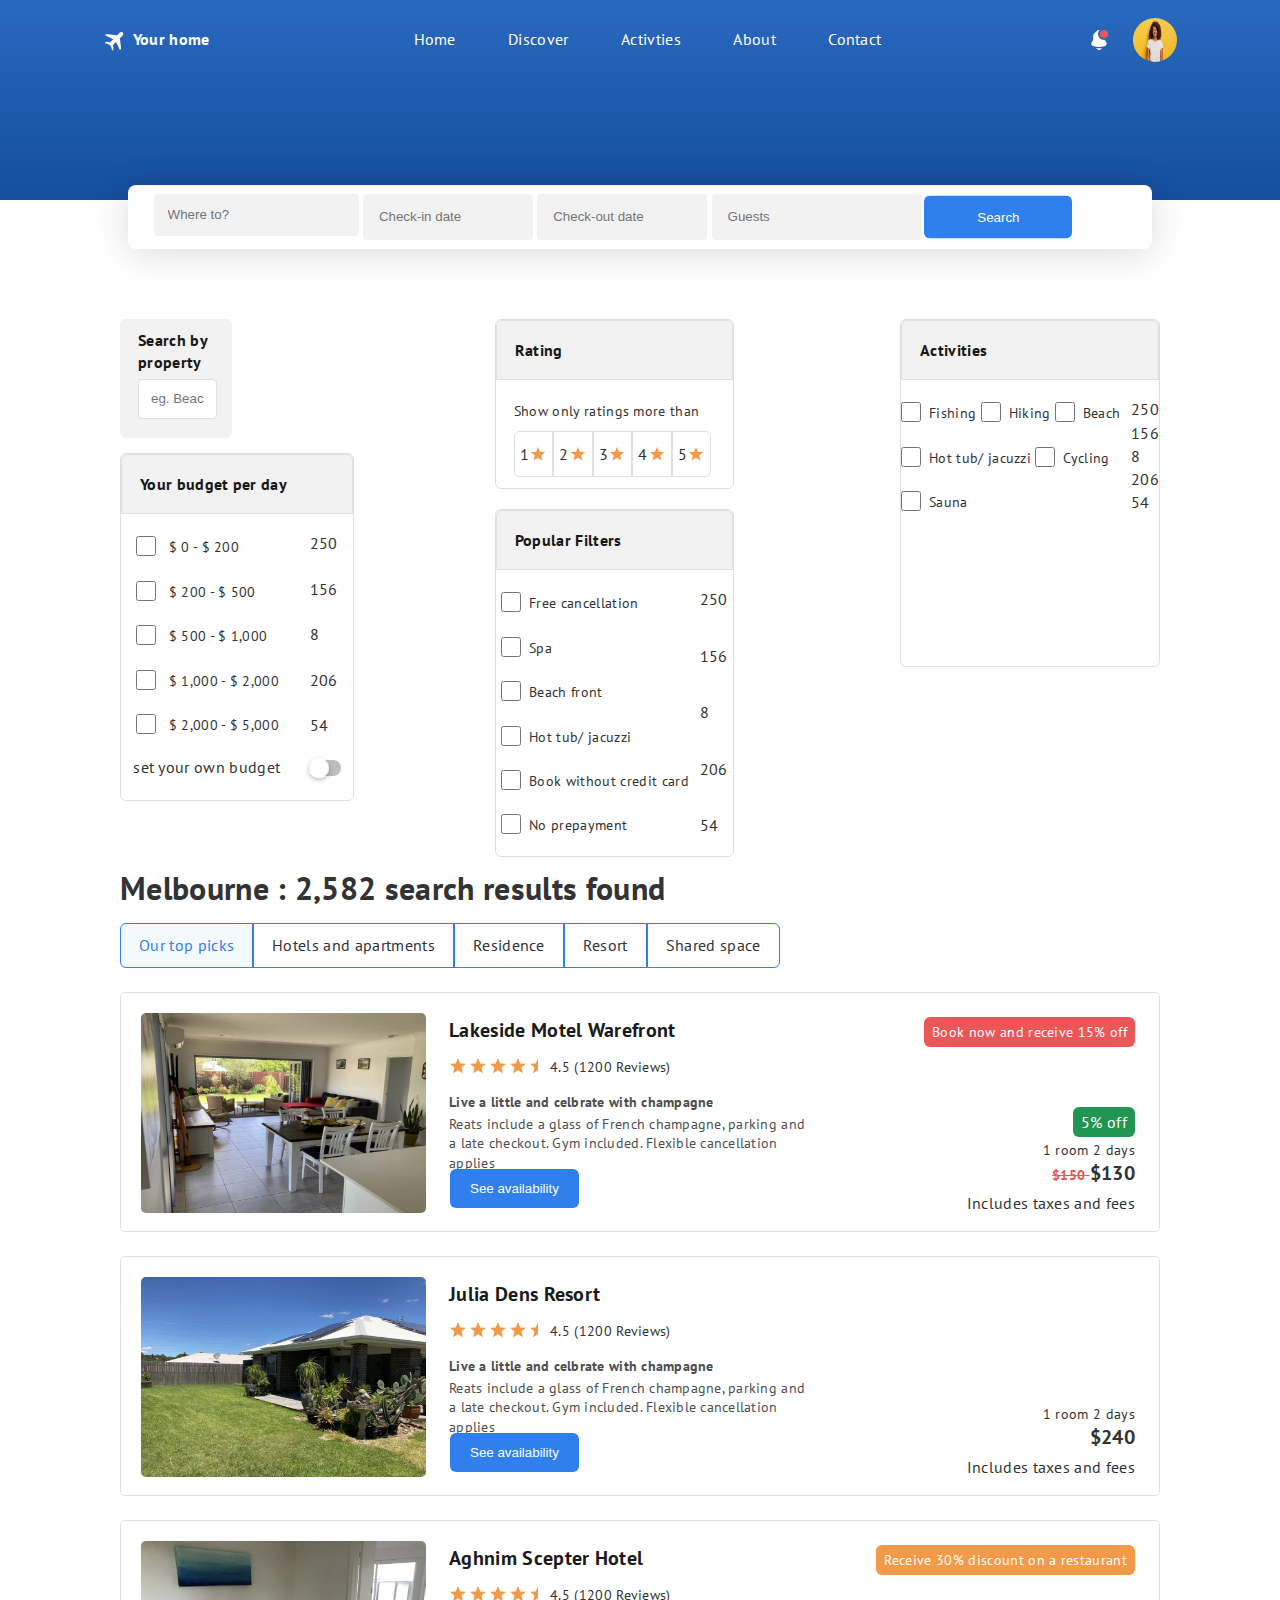
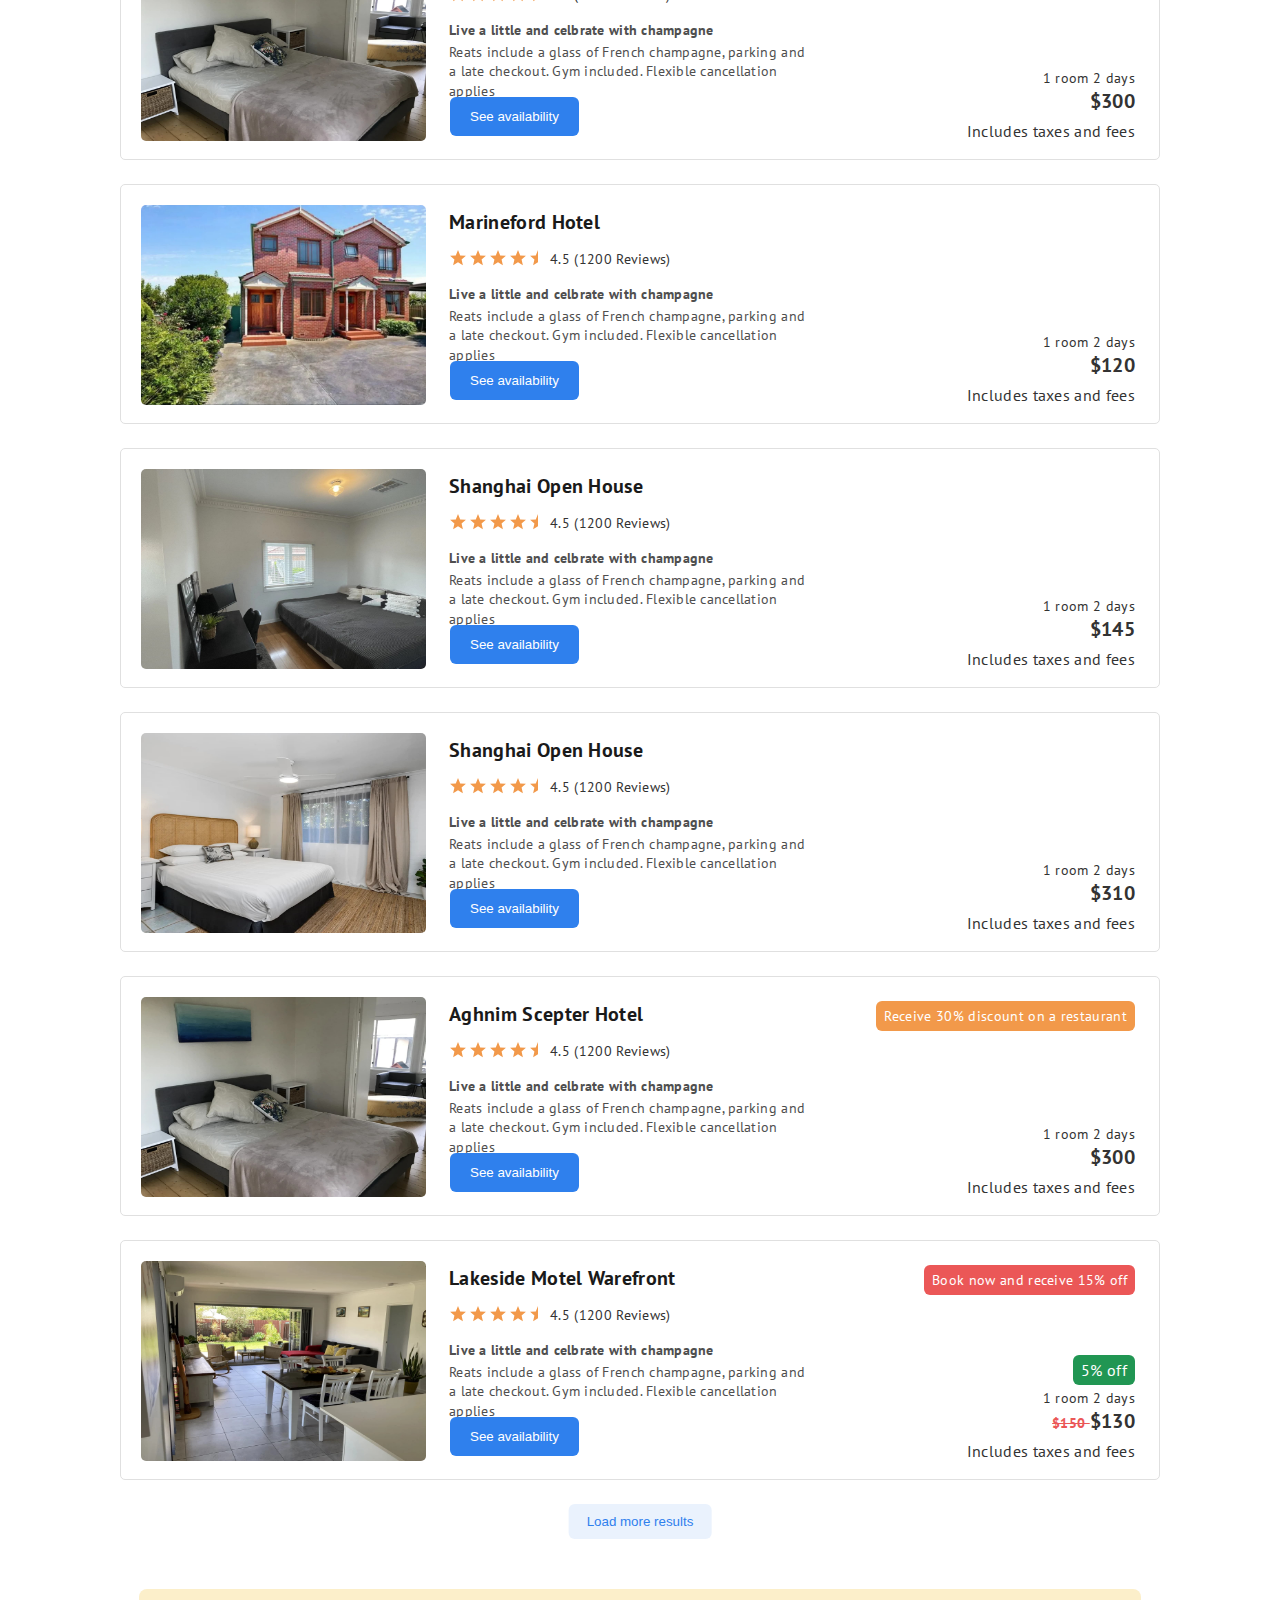
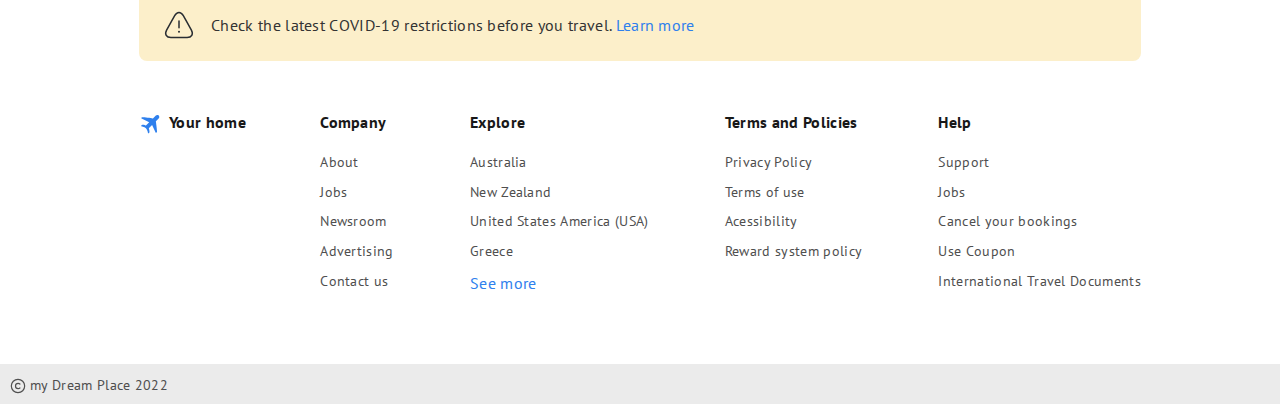
<file: search-results.html>
<!DOCTYPE html>
<html lang="en">
  <!DOCTYPE html>
  <html lang="en">
    <head>
      <!-- font-awesome -->
      <link
        rel="stylesheet"
        href="https://cdnjs.cloudflare.com/ajax/libs/font-awesome/5.14.0/css/all.min.css"
      />

      <!-- extra fonts -->
      <link
        href="https://fonts.googleapis.com/css?family=Great+Vibes&display=swap"
        rel="stylesheet"
      />
      <link rel="preconnect" href="https://fonts.googleapis.com" />
      <link rel="preconnect" href="https://fonts.gstatic.com" crossorigin />
      <link
        href="https://fonts.googleapis.com/css2?family=PT+Sans&family=Work+Sans:wght@400;500&display=swap"
        rel="stylesheet"
      />
      <link rel="stylesheet" href="style.css" />
      <link rel="stylesheet" type="text/css" href="media-query.css" />
      <link rel="icon" href="imgs/home-tab.png" type="image/x-icon" />
      <meta charset="UTF-8" />
      <meta name="viewport" content="width=device-width, initial-scale=1.0" />
      <meta
        name="description"
        content="Search results of homes to chooose from"
      />
      <title>Search results</title>
    </head>
    <body>
      <header class="header-loged-in">
        <nav class="header-loged-in-nav-search-results">
          <div class="nav-logo">
            <a href="index.html"
              ><svg
                xmlns="http://www.w3.org/2000/svg"
                width="24"
                height="24"
                viewBox="0 0 24 24"
                fill="none"
              >
                <path
                  d="M3.414 13.7779C2.5 13.9999 2 15.1919 2 15.1919C2 15.1919 5.398 15.6259 6.949 17.3129C8.5 18.9999 9.071 22.2629 9.071 22.2629C9.071 22.2629 10.47 22.6979 10.485 20.8489C10.5 18.9999 9.778 17.3129 9.778 17.3129L13.091 13.9999L16.701 21.7039C16.701 21.7039 18.08 22.2299 18.04 20.3649C18 18.4999 16.85 10.2419 16.85 10.2419L19.678 7.41294C19.869 7.22845 20.0214 7.00776 20.1262 6.76375C20.231 6.51974 20.2862 6.2573 20.2885 5.99174C20.2908 5.72619 20.2402 5.46283 20.1396 5.21703C20.0391 4.97124 19.8906 4.74794 19.7028 4.56015C19.515 4.37237 19.2917 4.22386 19.0459 4.1233C18.8001 4.02274 18.5368 3.97213 18.2712 3.97444C18.0056 3.97675 17.7432 4.03192 17.4992 4.13674C17.2552 4.24156 17.0345 4.39392 16.85 4.58494L13.947 7.48794C13.947 7.48794 6.148 6.09394 3.824 6.29694C1.5 6.49994 2.559 7.56294 2.559 7.56294L10.203 11.2329L6.95 14.4859C6.95 14.4859 4.328 13.5559 3.414 13.7779Z"
                  fill="#FFFFFF"
                />
              </svg>
            </a>
            <a href="index.html"><p class="inline">Your home</p></a>
          </div>

          <div class="nav-links-loged-in-search-results">
            <ul class="nav-bar-link-list-loged-in">
              <li><a href="index.html">Home</a></li>
              <li class="nav-link"><a href="">Discover</a></li>
              <li class="nav-link"><a href="">Activties</a></li>
              <li class="nav-link"><a href="">About</a></li>
              <li class="nav-link"><a href="">Contact</a></li>
            </ul>
          </div>
          <!-- notfication and user profile pic -->
          <div class="notifications-profile-photo">
            <svg
              class="notifications-icon"
              xmlns="http://www.w3.org/2000/svg"
              width="24"
              height="24"
              viewBox="0 0 24 24"
              fill="none"
            >
              <path
                d="M19.3399 14.49L18.3399 12.83C18.1299 12.46 17.9399 11.76 17.9399 11.35V8.82004C17.9387 7.70407 17.6216 6.61125 17.0252 5.66801C16.4288 4.72477 15.5776 3.96966 14.5699 3.49004C14.3128 3.03338 13.9376 2.65418 13.4838 2.39207C13.0299 2.12997 12.514 1.99457 11.9899 2.00004C10.8999 2.00004 9.91994 2.59004 9.39994 3.52004C7.44994 4.49004 6.09994 6.50004 6.09994 8.82004V11.35C6.09994 11.76 5.90994 12.46 5.69994 12.82L4.68994 14.49C4.28994 15.16 4.19994 15.9 4.44994 16.58C4.68994 17.25 5.25994 17.77 5.99994 18.02C7.93994 18.68 9.97994 19 12.0199 19C14.0599 19 16.0999 18.68 18.0399 18.03C18.7399 17.8 19.2799 17.27 19.5399 16.58C19.7999 15.89 19.7299 15.13 19.3399 14.49Z"
                fill="white"
              />
              <path
                d="M14.8302 20.01C14.6199 20.5922 14.2355 21.0954 13.7291 21.4515C13.2228 21.8075 12.6191 21.999 12.0002 22C11.2102 22 10.4302 21.68 9.88018 21.11C9.56018 20.81 9.32018 20.41 9.18018 20C9.31018 20.02 9.44018 20.03 9.58018 20.05C9.81018 20.08 10.0502 20.11 10.2902 20.13C10.8602 20.18 11.4402 20.21 12.0202 20.21C12.5902 20.21 13.1602 20.18 13.7202 20.13C13.9302 20.11 14.1402 20.1 14.3402 20.07L14.8302 20.01Z"
                fill="white"
              />
              <circle
                cx="17"
                cy="6"
                r="5"
                fill="#EB5757"
                stroke="#2867BC"
                stroke-width="2"
              />
            </svg>
            <img
              class="user-profile-photo-nav"
              src="imgs/user-profile-photo.png"
              alt=""
            />
          </div>
        </nav>
      </header>
      <div class="search-results-nav-container">
        <nav class="search-results-place-nav">
          <form class="search-results-place-form">
            <label>
              <input
                class="location-input-search"
                type="text"
                placeholder="Where to?"
              />
            </label>
            <br />
            <label>
              <input
                class="check-in-input-search"
                type="text"
                placeholder="Check-in date"
              />
            </label>
            <br />
            <label>
              <input
                class="check-out-input-search"
                type="text"
                placeholder="Check-out date"
              />
            </label>
            <br />
            <input
              class="guests-input-search"
              type="text"
              placeholder="Guests"
            />
          </form>
          <button class="search-nav-btn2">Search</button>
        </nav>
      </div>

      <main class="main-container-search-results">
        <!--  -->
        <!-- start of aside responsive design -->
        <section class="filter-responsive">
          <nav class="filter-places">
            <div>
              <!-- start of section 1 filters -->
              <div class="search-filter-aside">
                <h3>Search by property name</h3>
                <input type="text" placeholder="eg. Beach westpalm" />
              </div>
              <!-- end of section 1 filters -->
              <!-- start of section 2 filters -->
              <div class="your-budget-box">
                <div class="budget-box-title">
                  <h3>Your budget per day</h3>
                </div>

                <div class="flex-prices-checkbox">
                  <div class="filter-price-checkboxs">
                    <label class="label" for="checkbox"
                      ><input class="checkbox" id="0-200" type="checkbox" /> $ 0
                      - $ 200</label
                    >

                    <label class="label" for="checkbox"
                      ><input class="checkbox" id="0-200" type="checkbox" /> $
                      200 - $ 500</label
                    >
                    <label class="label" for="checkbox"
                      ><input class="checkbox" id="0-200" type="checkbox" /> $
                      500 - $ 1,000</label
                    >
                    <label class="label" for="checkbox"
                      ><input class="checkbox" id="0-200" type="checkbox" /> $
                      1,000 - $ 2,000</label
                    >
                    <label class="label" for="checkbox"
                      ><input class="checkbox" id="0-200" type="checkbox" /> $
                      2,000 - $ 5,000</label
                    >
                  </div>
                  <div class="number-of-price-rooms">
                    <p>250</p>
                    <p>156</p>
                    <p>8</p>
                    <p>206</p>
                    <p>54</p>
                  </div>
                </div>
                <!-- end of filter checkboxes -->
                <div class="toogle-text-budget">
                  <p>set your own budget</p>
                  <svg
                    class="toogle"
                    xmlns="http://www.w3.org/2000/svg"
                    width="36"
                    height="28"
                    viewBox="0 0 36 28"
                    fill="none"
                  >
                    <rect
                      x="4"
                      y="4"
                      width="32"
                      height="16"
                      rx="8"
                      fill="#BDBDBD"
                    />
                    <g filter="url(#filter0_d_4_1694)">
                      <rect
                        x="4"
                        y="2"
                        width="20"
                        height="20"
                        rx="10"
                        fill="white"
                      />
                    </g>
                    <defs>
                      <filter
                        id="filter0_d_4_1694"
                        x="0"
                        y="0"
                        width="28"
                        height="28"
                        filterUnits="userSpaceOnUse"
                        color-interpolation-filters="sRGB"
                      >
                        <feFlood
                          flood-opacity="0"
                          result="BackgroundImageFix"
                        />
                        <feColorMatrix
                          in="SourceAlpha"
                          type="matrix"
                          values="0 0 0 0 0 0 0 0 0 0 0 0 0 0 0 0 0 0 127 0"
                          result="hardAlpha"
                        />
                        <feOffset dy="2" />
                        <feGaussianBlur stdDeviation="2" />
                        <feComposite in2="hardAlpha" operator="out" />
                        <feColorMatrix
                          type="matrix"
                          values="0 0 0 0 0 0 0 0 0 0 0 0 0 0 0 0 0 0 0.25 0"
                        />
                        <feBlend
                          mode="normal"
                          in2="BackgroundImageFix"
                          result="effect1_dropShadow_4_1694"
                        />
                        <feBlend
                          mode="normal"
                          in="SourceGraphic"
                          in2="effect1_dropShadow_4_1694"
                          result="shape"
                        />
                      </filter>
                    </defs>
                  </svg>
                </div>
                <!-- end of prices filter checkboxs -->
              </div>
              <!-- end of budget box div -->
            </div>

            <!-- second section -->
            <div>
              <div class="rating-box">
                <div class="ratng-box-title">
                  <h3>Rating</h3>
                </div>
                <p>Show only ratings more than</p>
                <div class="rating-from-one-to-five">
                  <div class="rating-one">
                    1
                    <svg
                      xmlns="http://www.w3.org/2000/svg"
                      width="18"
                      height="18"
                      viewBox="0 0 18 18"
                      fill="none"
                    >
                      <g clip-path="url(#clip0_4_1538)">
                        <path
                          d="M9.00018 12.75L4.59168 15.4425L5.79018 10.4175L1.86768 7.0575L7.01643 6.645L9.00018 1.875L10.9839 6.645L16.1334 7.0575L12.2102 10.4175L13.4087 15.4425L9.00018 12.75Z"
                          fill="#F2994A"
                        />
                      </g>
                      <defs>
                        <clipPath id="clip0_4_1538">
                          <rect width="18" height="18" fill="white" />
                        </clipPath>
                      </defs>
                    </svg>
                  </div>
                  <div class="rating">
                    2
                    <svg
                      xmlns="http://www.w3.org/2000/svg"
                      width="18"
                      height="18"
                      viewBox="0 0 18 18"
                      fill="none"
                    >
                      <g clip-path="url(#clip0_4_1538)">
                        <path
                          d="M9.00018 12.75L4.59168 15.4425L5.79018 10.4175L1.86768 7.0575L7.01643 6.645L9.00018 1.875L10.9839 6.645L16.1334 7.0575L12.2102 10.4175L13.4087 15.4425L9.00018 12.75Z"
                          fill="#F2994A"
                        />
                      </g>
                      <defs>
                        <clipPath id="clip0_4_1538">
                          <rect width="18" height="18" fill="white" />
                        </clipPath>
                      </defs>
                    </svg>
                  </div>
                  <div class="rating">
                    3
                    <svg
                      xmlns="http://www.w3.org/2000/svg"
                      width="18"
                      height="18"
                      viewBox="0 0 18 18"
                      fill="none"
                    >
                      <g clip-path="url(#clip0_4_1538)">
                        <path
                          d="M9.00018 12.75L4.59168 15.4425L5.79018 10.4175L1.86768 7.0575L7.01643 6.645L9.00018 1.875L10.9839 6.645L16.1334 7.0575L12.2102 10.4175L13.4087 15.4425L9.00018 12.75Z"
                          fill="#F2994A"
                        />
                      </g>
                      <defs>
                        <clipPath id="clip0_4_1538">
                          <rect width="18" height="18" fill="white" />
                        </clipPath>
                      </defs>
                    </svg>
                  </div>
                  <div class="rating">
                    4
                    <svg
                      xmlns="http://www.w3.org/2000/svg"
                      width="18"
                      height="18"
                      viewBox="0 0 18 18"
                      fill="none"
                    >
                      <g clip-path="url(#clip0_4_1538)">
                        <path
                          d="M9.00018 12.75L4.59168 15.4425L5.79018 10.4175L1.86768 7.0575L7.01643 6.645L9.00018 1.875L10.9839 6.645L16.1334 7.0575L12.2102 10.4175L13.4087 15.4425L9.00018 12.75Z"
                          fill="#F2994A"
                        />
                      </g>
                      <defs>
                        <clipPath id="clip0_4_1538">
                          <rect width="18" height="18" fill="white" />
                        </clipPath>
                      </defs>
                    </svg>
                  </div>
                  <div class="rating-five">
                    5
                    <svg
                      xmlns="http://www.w3.org/2000/svg"
                      width="18"
                      height="18"
                      viewBox="0 0 18 18"
                      fill="none"
                    >
                      <g clip-path="url(#clip0_4_1538)">
                        <path
                          d="M9.00018 12.75L4.59168 15.4425L5.79018 10.4175L1.86768 7.0575L7.01643 6.645L9.00018 1.875L10.9839 6.645L16.1334 7.0575L12.2102 10.4175L13.4087 15.4425L9.00018 12.75Z"
                          fill="#F2994A"
                        />
                      </g>
                      <defs>
                        <clipPath id="clip0_4_1538">
                          <rect width="18" height="18" fill="white" />
                        </clipPath>
                      </defs>
                    </svg>
                  </div>
                </div>
                <!-- end of 5 ratings boxes -->
              </div>
              <!-- end of rating box -->
              <div class="popular-filters-box">
                <div class="popular-filters-title">
                  <h3>Popular Filters</h3>
                </div>

                <div class="flex-popular-filters-checkbox">
                  <div class="popular-filters-checkboxs">
                    <label class="label" for="checkbox"
                      ><input class="checkbox" id="0-200" type="checkbox" />Free
                      cancellation</label
                    >

                    <label class="label" for="checkbox"
                      ><input
                        class="checkbox"
                        id="0-200"
                        type="checkbox"
                      />Spa</label
                    >
                    <label class="label" for="checkbox"
                      ><input
                        class="checkbox"
                        id="0-200"
                        type="checkbox"
                      />Beach front</label
                    >
                    <label class="label" for="checkbox"
                      ><input class="checkbox" id="0-200" type="checkbox" />Hot
                      tub/ jacuzzi</label
                    >
                    <label class="label" for="checkbox"
                      ><input class="checkbox" id="0-200" type="checkbox" />Book
                      without credit card</label
                    >
                    <label class="label" for="checkbox"
                      ><input class="checkbox" id="0-200" type="checkbox" />No
                      prepayment</label
                    >
                  </div>
                  <div class="number-of-price-rooms">
                    <p>250</p>
                    <p>156</p>
                    <p>8</p>
                    <p>206</p>
                    <p>54</p>
                  </div>
                </div>
                <!-- end of flex for popular filters box -->
              </div>
              <!-- end of popular filters box -->
            </div>
            <!-- end of second section -->
            <!-- third section start -->
            <div class="activities-filters-box">
              <div class="activities-filters-title">
                <h3>Activities</h3>
              </div>

              <div class="flex-activities-filters-checkbox">
                <div class="activities </ul>-filters-checkboxs">
                  <label class="label" for="checkbox"
                    ><input
                      class="checkbox"
                      id="0-200"
                      type="checkbox"
                    />Fishing</label
                  >

                  <label class="label" for="checkbox"
                    ><input
                      class="checkbox"
                      id="0-200"
                      type="checkbox"
                    />Hiking</label
                  >
                  <label class="label" for="checkbox"
                    ><input
                      class="checkbox"
                      id="0-200"
                      type="checkbox"
                    />Beach</label
                  >
                  <label class="label" for="checkbox"
                    ><input class="checkbox" id="0-200" type="checkbox" />Hot
                    tub/ jacuzzi</label
                  >
                  <label class="label" for="checkbox"
                    ><input
                      class="checkbox"
                      id="0-200"
                      type="checkbox"
                    />Cycling</label
                  >
                  <label class="label" for="checkbox"
                    ><input
                      class="checkbox"
                      id="0-200"
                      type="checkbox"
                    />Sauna</label
                  >
                </div>
                <div class="number-of-price-rooms">
                  <p>250</p>
                  <p>156</p>
                  <p>8</p>
                  <p>206</p>
                  <p>54</p>
                </div>
              </div>
            </div>
            <!-- third section end -->
          </nav>
        </section>
        <!-- end of aside responsive design -->
        <!--  -->
        <!--  -->
        <div class="aside-container">
          <aside class="filter-aside">
            <div class="search-filter-aside">
              <h3>Search by property name</h3>
              <input type="text" placeholder="eg. Beach westpalm" />
            </div>
            <h2 class="filter-by-text-aside">Filter by</h2>
            <!-- start budget box -->
            <div class="your-budget-box">
              <div class="budget-box-title">
                <h3>Your budget per day</h3>
              </div>

              <div class="flex-prices-checkbox">
                <div class="filter-price-checkboxs">
                  <label class="label" for="checkbox"
                    ><input class="checkbox" id="0-200" type="checkbox" /> $ 0 -
                    $ 200</label
                  >

                  <label class="label" for="checkbox"
                    ><input class="checkbox" id="0-200" type="checkbox" /> $ 200
                    - $ 500</label
                  >
                  <label class="label" for="checkbox"
                    ><input class="checkbox" id="0-200" type="checkbox" /> $ 500
                    - $ 1,000</label
                  >
                  <label class="label" for="checkbox"
                    ><input class="checkbox" id="0-200" type="checkbox" /> $
                    1,000 - $ 2,000</label
                  >
                  <label class="label" for="checkbox"
                    ><input class="checkbox" id="0-200" type="checkbox" /> $
                    2,000 - $ 5,000</label
                  >
                </div>
                <div class="number-of-price-rooms">
                  <p>250</p>
                  <p>156</p>
                  <p>8</p>
                  <p>206</p>
                  <p>54</p>
                </div>
              </div>
              <!-- end of filter checkboxes -->
              <div class="toogle-text-budget">
                <p>set your own budget</p>
                <svg
                  class="toogle"
                  xmlns="http://www.w3.org/2000/svg"
                  width="36"
                  height="28"
                  viewBox="0 0 36 28"
                  fill="none"
                >
                  <rect
                    x="4"
                    y="4"
                    width="32"
                    height="16"
                    rx="8"
                    fill="#BDBDBD"
                  />
                  <g filter="url(#filter0_d_4_1694)">
                    <rect
                      x="4"
                      y="2"
                      width="20"
                      height="20"
                      rx="10"
                      fill="white"
                    />
                  </g>
                  <defs>
                    <filter
                      id="filter0_d_4_1694"
                      x="0"
                      y="0"
                      width="28"
                      height="28"
                      filterUnits="userSpaceOnUse"
                      color-interpolation-filters="sRGB"
                    >
                      <feFlood flood-opacity="0" result="BackgroundImageFix" />
                      <feColorMatrix
                        in="SourceAlpha"
                        type="matrix"
                        values="0 0 0 0 0 0 0 0 0 0 0 0 0 0 0 0 0 0 127 0"
                        result="hardAlpha"
                      />
                      <feOffset dy="2" />
                      <feGaussianBlur stdDeviation="2" />
                      <feComposite in2="hardAlpha" operator="out" />
                      <feColorMatrix
                        type="matrix"
                        values="0 0 0 0 0 0 0 0 0 0 0 0 0 0 0 0 0 0 0.25 0"
                      />
                      <feBlend
                        mode="normal"
                        in2="BackgroundImageFix"
                        result="effect1_dropShadow_4_1694"
                      />
                      <feBlend
                        mode="normal"
                        in="SourceGraphic"
                        in2="effect1_dropShadow_4_1694"
                        result="shape"
                      />
                    </filter>
                  </defs>
                </svg>
              </div>
              <!-- end of prices filter checkboxs -->
            </div>
            <!-- end of budget box div -->

            <div class="rating-box">
              <div class="ratng-box-title">
                <h3>Rating</h3>
              </div>
              <p>Show only ratings more than</p>
              <div class="rating-from-one-to-five">
                <div class="rating-one">
                  1
                  <svg
                    xmlns="http://www.w3.org/2000/svg"
                    width="18"
                    height="18"
                    viewBox="0 0 18 18"
                    fill="none"
                  >
                    <g clip-path="url(#clip0_4_1538)">
                      <path
                        d="M9.00018 12.75L4.59168 15.4425L5.79018 10.4175L1.86768 7.0575L7.01643 6.645L9.00018 1.875L10.9839 6.645L16.1334 7.0575L12.2102 10.4175L13.4087 15.4425L9.00018 12.75Z"
                        fill="#F2994A"
                      />
                    </g>
                    <defs>
                      <clipPath id="clip0_4_1538">
                        <rect width="18" height="18" fill="white" />
                      </clipPath>
                    </defs>
                  </svg>
                </div>
                <div class="rating">
                  2
                  <svg
                    xmlns="http://www.w3.org/2000/svg"
                    width="18"
                    height="18"
                    viewBox="0 0 18 18"
                    fill="none"
                  >
                    <g clip-path="url(#clip0_4_1538)">
                      <path
                        d="M9.00018 12.75L4.59168 15.4425L5.79018 10.4175L1.86768 7.0575L7.01643 6.645L9.00018 1.875L10.9839 6.645L16.1334 7.0575L12.2102 10.4175L13.4087 15.4425L9.00018 12.75Z"
                        fill="#F2994A"
                      />
                    </g>
                    <defs>
                      <clipPath id="clip0_4_1538">
                        <rect width="18" height="18" fill="white" />
                      </clipPath>
                    </defs>
                  </svg>
                </div>
                <div class="rating">
                  3
                  <svg
                    xmlns="http://www.w3.org/2000/svg"
                    width="18"
                    height="18"
                    viewBox="0 0 18 18"
                    fill="none"
                  >
                    <g clip-path="url(#clip0_4_1538)">
                      <path
                        d="M9.00018 12.75L4.59168 15.4425L5.79018 10.4175L1.86768 7.0575L7.01643 6.645L9.00018 1.875L10.9839 6.645L16.1334 7.0575L12.2102 10.4175L13.4087 15.4425L9.00018 12.75Z"
                        fill="#F2994A"
                      />
                    </g>
                    <defs>
                      <clipPath id="clip0_4_1538">
                        <rect width="18" height="18" fill="white" />
                      </clipPath>
                    </defs>
                  </svg>
                </div>
                <div class="rating">
                  4
                  <svg
                    xmlns="http://www.w3.org/2000/svg"
                    width="18"
                    height="18"
                    viewBox="0 0 18 18"
                    fill="none"
                  >
                    <g clip-path="url(#clip0_4_1538)">
                      <path
                        d="M9.00018 12.75L4.59168 15.4425L5.79018 10.4175L1.86768 7.0575L7.01643 6.645L9.00018 1.875L10.9839 6.645L16.1334 7.0575L12.2102 10.4175L13.4087 15.4425L9.00018 12.75Z"
                        fill="#F2994A"
                      />
                    </g>
                    <defs>
                      <clipPath id="clip0_4_1538">
                        <rect width="18" height="18" fill="white" />
                      </clipPath>
                    </defs>
                  </svg>
                </div>
                <div class="rating-five">
                  5
                  <svg
                    xmlns="http://www.w3.org/2000/svg"
                    width="18"
                    height="18"
                    viewBox="0 0 18 18"
                    fill="none"
                  >
                    <g clip-path="url(#clip0_4_1538)">
                      <path
                        d="M9.00018 12.75L4.59168 15.4425L5.79018 10.4175L1.86768 7.0575L7.01643 6.645L9.00018 1.875L10.9839 6.645L16.1334 7.0575L12.2102 10.4175L13.4087 15.4425L9.00018 12.75Z"
                        fill="#F2994A"
                      />
                    </g>
                    <defs>
                      <clipPath id="clip0_4_1538">
                        <rect width="18" height="18" fill="white" />
                      </clipPath>
                    </defs>
                  </svg>
                </div>
              </div>
              <!-- end of 5 ratings boxes -->
            </div>
            <!-- end of rating box -->

            <div class="popular-filters-box">
              <div class="popular-filters-title">
                <h3>Popular Filters</h3>
              </div>

              <div class="flex-popular-filters-checkbox">
                <div class="popular-filters-checkboxs">
                  <label class="label" for="checkbox"
                    ><input class="checkbox" id="0-200" type="checkbox" />Free
                    cancellation</label
                  >

                  <label class="label" for="checkbox"
                    ><input
                      class="checkbox"
                      id="0-200"
                      type="checkbox"
                    />Spa</label
                  >
                  <label class="label" for="checkbox"
                    ><input class="checkbox" id="0-200" type="checkbox" />Beach
                    front</label
                  >
                  <label class="label" for="checkbox"
                    ><input class="checkbox" id="0-200" type="checkbox" />Hot
                    tub/ jacuzzi</label
                  >
                  <label class="label" for="checkbox"
                    ><input class="checkbox" id="0-200" type="checkbox" />Book
                    without credit card</label
                  >
                  <label class="label" for="checkbox"
                    ><input class="checkbox" id="0-200" type="checkbox" />No
                    prepayment</label
                  >
                </div>
                <div class="number-of-price-rooms">
                  <p>250</p>
                  <p>156</p>
                  <p>8</p>
                  <p>206</p>
                  <p>54</p>
                </div>
              </div>
              <!-- end of flex for popular filters box -->
            </div>
            <!-- end of popular filters box -->

            <div class="activities-filters-box">
              <div class="activities-filters-title">
                <h3>Activities</h3>
              </div>

              <div class="flex-activities-filters-checkbox">
                <div class="activities-filters-checkboxs">
                  <label class="label" for="checkbox"
                    ><input
                      class="checkbox"
                      id="0-200"
                      type="checkbox"
                    />Fishing</label
                  >

                  <label class="label" for="checkbox"
                    ><input
                      class="checkbox"
                      id="0-200"
                      type="checkbox"
                    />Hiking</label
                  >
                  <label class="label" for="checkbox"
                    ><input
                      class="checkbox"
                      id="0-200"
                      type="checkbox"
                    />Beach</label
                  >
                  <label class="label" for="checkbox"
                    ><input class="checkbox" id="0-200" type="checkbox" />Hot
                    tub/ jacuzzi</label
                  >
                  <label class="label" for="checkbox"
                    ><input
                      class="checkbox"
                      id="0-200"
                      type="checkbox"
                    />Cycling</label
                  >
                  <label class="label" for="checkbox"
                    ><input
                      class="checkbox"
                      id="0-200"
                      type="checkbox"
                    />Sauna</label
                  >
                </div>
                <div class="number-of-price-rooms">
                  <p>250</p>
                  <p>156</p>
                  <p>8</p>
                  <p>206</p>
                  <p>54</p>
                </div>
              </div>
            </div>
          </aside>
          <!-- end of aside section -->
        </div>
        <!-- end of aside container -->

        <section class="results-home-container">
          <h1>Melbourne : 2,582 search results found</h1>
          <div class="sort-results-by">
            <div class="sort-by-options-rectangle">
              <div class="our-top-picks-box">Our top picks</div>
              <div class="hotel-and-apartments-box">Hotels and apartments</div>
              <div class="residence-box">Residence</div>
              <div class="resort-box">Resort</div>
              <div class="shared-space-box">Shared space</div>
            </div>
            <!-- end of sort by options rectangle -->
          </div>
          <!-- end of sort by dropdown -->
          <article class="hotel-card">
            <a href="place-details.html"
              ><img class="image-hotel-card" src="imgs/hotel-card1.jpg" alt=""
            /></a>
            <h2 class="hotel-card-title">Lakeside Motel Warefront</h2>
            <div class="five-stars">
              <svg
                xmlns="http://www.w3.org/2000/svg"
                width="20"
                height="20"
                viewBox="0 0 20 20"
                fill="none"
              >
                <g clip-path="url(#clip0_4_1836)">
                  <path
                    d="M10.0002 14.1666L5.10186 17.1583L6.43353 11.5749L2.0752 7.84159L7.79603 7.38325L10.0002 2.08325L12.2044 7.38325L17.926 7.84159L13.5669 11.5749L14.8985 17.1583L10.0002 14.1666Z"
                    fill="#F2994A"
                  />
                </g>
                <defs>
                  <clipPath id="clip0_4_1836">
                    <rect width="20" height="20" fill="white" />
                  </clipPath>
                </defs>
              </svg>
              <svg
                xmlns="http://www.w3.org/2000/svg"
                width="20"
                height="20"
                viewBox="0 0 20 20"
                fill="none"
              >
                <g clip-path="url(#clip0_4_1836)">
                  <path
                    d="M10.0002 14.1666L5.10186 17.1583L6.43353 11.5749L2.0752 7.84159L7.79603 7.38325L10.0002 2.08325L12.2044 7.38325L17.926 7.84159L13.5669 11.5749L14.8985 17.1583L10.0002 14.1666Z"
                    fill="#F2994A"
                  />
                </g>
                <defs>
                  <clipPath id="clip0_4_1836">
                    <rect width="20" height="20" fill="white" />
                  </clipPath>
                </defs>
              </svg>
              <svg
                xmlns="http://www.w3.org/2000/svg"
                width="20"
                height="20"
                viewBox="0 0 20 20"
                fill="none"
              >
                <g clip-path="url(#clip0_4_1836)">
                  <path
                    d="M10.0002 14.1666L5.10186 17.1583L6.43353 11.5749L2.0752 7.84159L7.79603 7.38325L10.0002 2.08325L12.2044 7.38325L17.926 7.84159L13.5669 11.5749L14.8985 17.1583L10.0002 14.1666Z"
                    fill="#F2994A"
                  />
                </g>
                <defs>
                  <clipPath id="clip0_4_1836">
                    <rect width="20" height="20" fill="white" />
                  </clipPath>
                </defs>
              </svg>
              <svg
                xmlns="http://www.w3.org/2000/svg"
                width="20"
                height="20"
                viewBox="0 0 20 20"
                fill="none"
              >
                <g clip-path="url(#clip0_4_1836)">
                  <path
                    d="M10.0002 14.1666L5.10186 17.1583L6.43353 11.5749L2.0752 7.84159L7.79603 7.38325L10.0002 2.08325L12.2044 7.38325L17.926 7.84159L13.5669 11.5749L14.8985 17.1583L10.0002 14.1666Z"
                    fill="#F2994A"
                  />
                </g>
                <defs>
                  <clipPath id="clip0_4_1836">
                    <rect width="20" height="20" fill="white" />
                  </clipPath>
                </defs>
              </svg>
              <svg
                xmlns="http://www.w3.org/2000/svg"
                width="10"
                height="20"
                viewBox="0 0 10 20"
                fill="none"
              >
                <g clip-path="url(#clip0_4_1848)">
                  <path
                    d="M10.0002 14.1666L5.10186 17.1583L6.43353 11.5749L2.0752 7.84159L7.79603 7.38325L10.0002 2.08325L12.2044 7.38325L17.926 7.84159L13.5669 11.5749L14.8985 17.1583L10.0002 14.1666Z"
                    fill="#F2994A"
                  />
                </g>
                <defs>
                  <clipPath id="clip0_4_1848">
                    <rect width="10" height="20" fill="white" />
                  </clipPath>
                </defs>
              </svg>
              <p>4.5 (1200 Reviews)</p>
            </div>
            <p class="hotel-card-desc1">
              Live a little and celbrate with champagne
            </p>
            <p class="hotel-card-desc2">
              Reats include a glass of French champagne, parking and a late
              checkout. Gym included. Flexible cancellation applies
            </p>
            <div class="box-for-book-now-offer">
              <p>Book now and receive 15% off</p>
            </div>
            <div class="box-for-price-offer">5% off</div>
            <p class="rooms-number-text">1 room 2 days</p>
            <p class="price-text">
              <span class="before-offer-text">$150 </span
              ><span class="after-offer-text"> $130</span>
            </p>
            <p class="taxes-text">Includes taxes and fees</p>
            <button class="see-availability-btn">See availability</button>
          </article>
          <!-- end of article 1 -->
          <!--  -->
          <!--  -->
          <!-- start of article 2 -->
          <article class="hotel-card">
            <img class="image-hotel-card" src="imgs/hotel-card2.jpg" alt="" />
            <h2 class="hotel-card-title">Julia Dens Resort</h2>
            <div class="five-stars">
              <svg
                xmlns="http://www.w3.org/2000/svg"
                width="20"
                height="20"
                viewBox="0 0 20 20"
                fill="none"
              >
                <g clip-path="url(#clip0_4_1836)">
                  <path
                    d="M10.0002 14.1666L5.10186 17.1583L6.43353 11.5749L2.0752 7.84159L7.79603 7.38325L10.0002 2.08325L12.2044 7.38325L17.926 7.84159L13.5669 11.5749L14.8985 17.1583L10.0002 14.1666Z"
                    fill="#F2994A"
                  />
                </g>
                <defs>
                  <clipPath id="clip0_4_1836">
                    <rect width="20" height="20" fill="white" />
                  </clipPath>
                </defs>
              </svg>
              <svg
                xmlns="http://www.w3.org/2000/svg"
                width="20"
                height="20"
                viewBox="0 0 20 20"
                fill="none"
              >
                <g clip-path="url(#clip0_4_1836)">
                  <path
                    d="M10.0002 14.1666L5.10186 17.1583L6.43353 11.5749L2.0752 7.84159L7.79603 7.38325L10.0002 2.08325L12.2044 7.38325L17.926 7.84159L13.5669 11.5749L14.8985 17.1583L10.0002 14.1666Z"
                    fill="#F2994A"
                  />
                </g>
                <defs>
                  <clipPath id="clip0_4_1836">
                    <rect width="20" height="20" fill="white" />
                  </clipPath>
                </defs>
              </svg>
              <svg
                xmlns="http://www.w3.org/2000/svg"
                width="20"
                height="20"
                viewBox="0 0 20 20"
                fill="none"
              >
                <g clip-path="url(#clip0_4_1836)">
                  <path
                    d="M10.0002 14.1666L5.10186 17.1583L6.43353 11.5749L2.0752 7.84159L7.79603 7.38325L10.0002 2.08325L12.2044 7.38325L17.926 7.84159L13.5669 11.5749L14.8985 17.1583L10.0002 14.1666Z"
                    fill="#F2994A"
                  />
                </g>
                <defs>
                  <clipPath id="clip0_4_1836">
                    <rect width="20" height="20" fill="white" />
                  </clipPath>
                </defs>
              </svg>
              <svg
                xmlns="http://www.w3.org/2000/svg"
                width="20"
                height="20"
                viewBox="0 0 20 20"
                fill="none"
              >
                <g clip-path="url(#clip0_4_1836)">
                  <path
                    d="M10.0002 14.1666L5.10186 17.1583L6.43353 11.5749L2.0752 7.84159L7.79603 7.38325L10.0002 2.08325L12.2044 7.38325L17.926 7.84159L13.5669 11.5749L14.8985 17.1583L10.0002 14.1666Z"
                    fill="#F2994A"
                  />
                </g>
                <defs>
                  <clipPath id="clip0_4_1836">
                    <rect width="20" height="20" fill="white" />
                  </clipPath>
                </defs>
              </svg>
              <svg
                xmlns="http://www.w3.org/2000/svg"
                width="10"
                height="20"
                viewBox="0 0 10 20"
                fill="none"
              >
                <g clip-path="url(#clip0_4_1848)">
                  <path
                    d="M10.0002 14.1666L5.10186 17.1583L6.43353 11.5749L2.0752 7.84159L7.79603 7.38325L10.0002 2.08325L12.2044 7.38325L17.926 7.84159L13.5669 11.5749L14.8985 17.1583L10.0002 14.1666Z"
                    fill="#F2994A"
                  />
                </g>
                <defs>
                  <clipPath id="clip0_4_1848">
                    <rect width="10" height="20" fill="white" />
                  </clipPath>
                </defs>
              </svg>
              <p>4.5 (1200 Reviews)</p>
            </div>
            <p class="hotel-card-desc1">
              Live a little and celbrate with champagne
            </p>
            <p class="hotel-card-desc2">
              Reats include a glass of French champagne, parking and a late
              checkout. Gym included. Flexible cancellation applies
            </p>
            <p class="rooms-number-text">1 room 2 days</p>
            <p class="price-text">
              <span class="after-offer-text"> $240</span>
            </p>
            <p class="taxes-text">Includes taxes and fees</p>
            <button class="see-availability-btn">See availability</button>
          </article>
          <!-- end of article 2 -->
          <!--  -->
          <!--  -->
          <!-- start of article 3 -->
          <article class="hotel-card">
            <img class="image-hotel-card" src="imgs/hotel-card3.jpg" alt="" />
            <h2 class="hotel-card-title">Aghnim Scepter Hotel</h2>
            <div class="five-stars">
              <svg
                xmlns="http://www.w3.org/2000/svg"
                width="20"
                height="20"
                viewBox="0 0 20 20"
                fill="none"
              >
                <g clip-path="url(#clip0_4_1836)">
                  <path
                    d="M10.0002 14.1666L5.10186 17.1583L6.43353 11.5749L2.0752 7.84159L7.79603 7.38325L10.0002 2.08325L12.2044 7.38325L17.926 7.84159L13.5669 11.5749L14.8985 17.1583L10.0002 14.1666Z"
                    fill="#F2994A"
                  />
                </g>
                <defs>
                  <clipPath id="clip0_4_1836">
                    <rect width="20" height="20" fill="white" />
                  </clipPath>
                </defs>
              </svg>
              <svg
                xmlns="http://www.w3.org/2000/svg"
                width="20"
                height="20"
                viewBox="0 0 20 20"
                fill="none"
              >
                <g clip-path="url(#clip0_4_1836)">
                  <path
                    d="M10.0002 14.1666L5.10186 17.1583L6.43353 11.5749L2.0752 7.84159L7.79603 7.38325L10.0002 2.08325L12.2044 7.38325L17.926 7.84159L13.5669 11.5749L14.8985 17.1583L10.0002 14.1666Z"
                    fill="#F2994A"
                  />
                </g>
                <defs>
                  <clipPath id="clip0_4_1836">
                    <rect width="20" height="20" fill="white" />
                  </clipPath>
                </defs>
              </svg>
              <svg
                xmlns="http://www.w3.org/2000/svg"
                width="20"
                height="20"
                viewBox="0 0 20 20"
                fill="none"
              >
                <g clip-path="url(#clip0_4_1836)">
                  <path
                    d="M10.0002 14.1666L5.10186 17.1583L6.43353 11.5749L2.0752 7.84159L7.79603 7.38325L10.0002 2.08325L12.2044 7.38325L17.926 7.84159L13.5669 11.5749L14.8985 17.1583L10.0002 14.1666Z"
                    fill="#F2994A"
                  />
                </g>
                <defs>
                  <clipPath id="clip0_4_1836">
                    <rect width="20" height="20" fill="white" />
                  </clipPath>
                </defs>
              </svg>
              <svg
                xmlns="http://www.w3.org/2000/svg"
                width="20"
                height="20"
                viewBox="0 0 20 20"
                fill="none"
              >
                <g clip-path="url(#clip0_4_1836)">
                  <path
                    d="M10.0002 14.1666L5.10186 17.1583L6.43353 11.5749L2.0752 7.84159L7.79603 7.38325L10.0002 2.08325L12.2044 7.38325L17.926 7.84159L13.5669 11.5749L14.8985 17.1583L10.0002 14.1666Z"
                    fill="#F2994A"
                  />
                </g>
                <defs>
                  <clipPath id="clip0_4_1836">
                    <rect width="20" height="20" fill="white" />
                  </clipPath>
                </defs>
              </svg>
              <svg
                xmlns="http://www.w3.org/2000/svg"
                width="10"
                height="20"
                viewBox="0 0 10 20"
                fill="none"
              >
                <g clip-path="url(#clip0_4_1848)">
                  <path
                    d="M10.0002 14.1666L5.10186 17.1583L6.43353 11.5749L2.0752 7.84159L7.79603 7.38325L10.0002 2.08325L12.2044 7.38325L17.926 7.84159L13.5669 11.5749L14.8985 17.1583L10.0002 14.1666Z"
                    fill="#F2994A"
                  />
                </g>
                <defs>
                  <clipPath id="clip0_4_1848">
                    <rect width="10" height="20" fill="white" />
                  </clipPath>
                </defs>
              </svg>
              <p>4.5 (1200 Reviews)</p>
            </div>
            <p class="hotel-card-desc1">
              Live a little and celbrate with champagne
            </p>
            <p class="hotel-card-desc2">
              Reats include a glass of French champagne, parking and a late
              checkout. Gym included. Flexible cancellation applies
            </p>
            <div class="restaurant-discount-offer">
              <p>Receive 30% discount on a restaurant</p>
            </div>
            <p class="rooms-number-text">1 room 2 days</p>
            <p class="price-text">
              <span class="after-offer-text">$300</span>
            </p>
            <p class="taxes-text">Includes taxes and fees</p>
            <button class="see-availability-btn">See availability</button>
          </article>
          <!-- end of article 3 -->
          <!--  -->
          <!--  -->
          <!-- start of article 4 -->
          <article class="hotel-card">
            <img class="image-hotel-card" src="imgs/hotel-card4.jpg" alt="" />
            <h2 class="hotel-card-title">Marineford Hotel</h2>
            <div class="five-stars">
              <svg
                xmlns="http://www.w3.org/2000/svg"
                width="20"
                height="20"
                viewBox="0 0 20 20"
                fill="none"
              >
                <g clip-path="url(#clip0_4_1836)">
                  <path
                    d="M10.0002 14.1666L5.10186 17.1583L6.43353 11.5749L2.0752 7.84159L7.79603 7.38325L10.0002 2.08325L12.2044 7.38325L17.926 7.84159L13.5669 11.5749L14.8985 17.1583L10.0002 14.1666Z"
                    fill="#F2994A"
                  />
                </g>
                <defs>
                  <clipPath id="clip0_4_1836">
                    <rect width="20" height="20" fill="white" />
                  </clipPath>
                </defs>
              </svg>
              <svg
                xmlns="http://www.w3.org/2000/svg"
                width="20"
                height="20"
                viewBox="0 0 20 20"
                fill="none"
              >
                <g clip-path="url(#clip0_4_1836)">
                  <path
                    d="M10.0002 14.1666L5.10186 17.1583L6.43353 11.5749L2.0752 7.84159L7.79603 7.38325L10.0002 2.08325L12.2044 7.38325L17.926 7.84159L13.5669 11.5749L14.8985 17.1583L10.0002 14.1666Z"
                    fill="#F2994A"
                  />
                </g>
                <defs>
                  <clipPath id="clip0_4_1836">
                    <rect width="20" height="20" fill="white" />
                  </clipPath>
                </defs>
              </svg>
              <svg
                xmlns="http://www.w3.org/2000/svg"
                width="20"
                height="20"
                viewBox="0 0 20 20"
                fill="none"
              >
                <g clip-path="url(#clip0_4_1836)">
                  <path
                    d="M10.0002 14.1666L5.10186 17.1583L6.43353 11.5749L2.0752 7.84159L7.79603 7.38325L10.0002 2.08325L12.2044 7.38325L17.926 7.84159L13.5669 11.5749L14.8985 17.1583L10.0002 14.1666Z"
                    fill="#F2994A"
                  />
                </g>
                <defs>
                  <clipPath id="clip0_4_1836">
                    <rect width="20" height="20" fill="white" />
                  </clipPath>
                </defs>
              </svg>
              <svg
                xmlns="http://www.w3.org/2000/svg"
                width="20"
                height="20"
                viewBox="0 0 20 20"
                fill="none"
              >
                <g clip-path="url(#clip0_4_1836)">
                  <path
                    d="M10.0002 14.1666L5.10186 17.1583L6.43353 11.5749L2.0752 7.84159L7.79603 7.38325L10.0002 2.08325L12.2044 7.38325L17.926 7.84159L13.5669 11.5749L14.8985 17.1583L10.0002 14.1666Z"
                    fill="#F2994A"
                  />
                </g>
                <defs>
                  <clipPath id="clip0_4_1836">
                    <rect width="20" height="20" fill="white" />
                  </clipPath>
                </defs>
              </svg>
              <svg
                xmlns="http://www.w3.org/2000/svg"
                width="10"
                height="20"
                viewBox="0 0 10 20"
                fill="none"
              >
                <g clip-path="url(#clip0_4_1848)">
                  <path
                    d="M10.0002 14.1666L5.10186 17.1583L6.43353 11.5749L2.0752 7.84159L7.79603 7.38325L10.0002 2.08325L12.2044 7.38325L17.926 7.84159L13.5669 11.5749L14.8985 17.1583L10.0002 14.1666Z"
                    fill="#F2994A"
                  />
                </g>
                <defs>
                  <clipPath id="clip0_4_1848">
                    <rect width="10" height="20" fill="white" />
                  </clipPath>
                </defs>
              </svg>
              <p>4.5 (1200 Reviews)</p>
            </div>
            <p class="hotel-card-desc1">
              Live a little and celbrate with champagne
            </p>
            <p class="hotel-card-desc2">
              Reats include a glass of French champagne, parking and a late
              checkout. Gym included. Flexible cancellation applies
            </p>

            <p class="rooms-number-text">1 room 2 days</p>
            <p class="price-text">
              <span class="after-offer-text">$120</span>
            </p>
            <p class="taxes-text">Includes taxes and fees</p>
            <button class="see-availability-btn">See availability</button>
          </article>
          <!-- end of article 4 -->
          <!--  -->
          <!--  -->
          <!-- start of article 5 -->
          <article class="hotel-card">
            <img class="image-hotel-card" src="imgs/hotel-card5.jpg" alt="" />
            <h2 class="hotel-card-title">Shanghai Open House</h2>
            <div class="five-stars">
              <svg
                xmlns="http://www.w3.org/2000/svg"
                width="20"
                height="20"
                viewBox="0 0 20 20"
                fill="none"
              >
                <g clip-path="url(#clip0_4_1836)">
                  <path
                    d="M10.0002 14.1666L5.10186 17.1583L6.43353 11.5749L2.0752 7.84159L7.79603 7.38325L10.0002 2.08325L12.2044 7.38325L17.926 7.84159L13.5669 11.5749L14.8985 17.1583L10.0002 14.1666Z"
                    fill="#F2994A"
                  />
                </g>
                <defs>
                  <clipPath id="clip0_4_1836">
                    <rect width="20" height="20" fill="white" />
                  </clipPath>
                </defs>
              </svg>
              <svg
                xmlns="http://www.w3.org/2000/svg"
                width="20"
                height="20"
                viewBox="0 0 20 20"
                fill="none"
              >
                <g clip-path="url(#clip0_4_1836)">
                  <path
                    d="M10.0002 14.1666L5.10186 17.1583L6.43353 11.5749L2.0752 7.84159L7.79603 7.38325L10.0002 2.08325L12.2044 7.38325L17.926 7.84159L13.5669 11.5749L14.8985 17.1583L10.0002 14.1666Z"
                    fill="#F2994A"
                  />
                </g>
                <defs>
                  <clipPath id="clip0_4_1836">
                    <rect width="20" height="20" fill="white" />
                  </clipPath>
                </defs>
              </svg>
              <svg
                xmlns="http://www.w3.org/2000/svg"
                width="20"
                height="20"
                viewBox="0 0 20 20"
                fill="none"
              >
                <g clip-path="url(#clip0_4_1836)">
                  <path
                    d="M10.0002 14.1666L5.10186 17.1583L6.43353 11.5749L2.0752 7.84159L7.79603 7.38325L10.0002 2.08325L12.2044 7.38325L17.926 7.84159L13.5669 11.5749L14.8985 17.1583L10.0002 14.1666Z"
                    fill="#F2994A"
                  />
                </g>
                <defs>
                  <clipPath id="clip0_4_1836">
                    <rect width="20" height="20" fill="white" />
                  </clipPath>
                </defs>
              </svg>
              <svg
                xmlns="http://www.w3.org/2000/svg"
                width="20"
                height="20"
                viewBox="0 0 20 20"
                fill="none"
              >
                <g clip-path="url(#clip0_4_1836)">
                  <path
                    d="M10.0002 14.1666L5.10186 17.1583L6.43353 11.5749L2.0752 7.84159L7.79603 7.38325L10.0002 2.08325L12.2044 7.38325L17.926 7.84159L13.5669 11.5749L14.8985 17.1583L10.0002 14.1666Z"
                    fill="#F2994A"
                  />
                </g>
                <defs>
                  <clipPath id="clip0_4_1836">
                    <rect width="20" height="20" fill="white" />
                  </clipPath>
                </defs>
              </svg>
              <svg
                xmlns="http://www.w3.org/2000/svg"
                width="10"
                height="20"
                viewBox="0 0 10 20"
                fill="none"
              >
                <g clip-path="url(#clip0_4_1848)">
                  <path
                    d="M10.0002 14.1666L5.10186 17.1583L6.43353 11.5749L2.0752 7.84159L7.79603 7.38325L10.0002 2.08325L12.2044 7.38325L17.926 7.84159L13.5669 11.5749L14.8985 17.1583L10.0002 14.1666Z"
                    fill="#F2994A"
                  />
                </g>
                <defs>
                  <clipPath id="clip0_4_1848">
                    <rect width="10" height="20" fill="white" />
                  </clipPath>
                </defs>
              </svg>
              <p>4.5 (1200 Reviews)</p>
            </div>
            <p class="hotel-card-desc1">
              Live a little and celbrate with champagne
            </p>
            <p class="hotel-card-desc2">
              Reats include a glass of French champagne, parking and a late
              checkout. Gym included. Flexible cancellation applies
            </p>

            <p class="rooms-number-text">1 room 2 days</p>
            <p class="price-text">
              <span class="after-offer-text">$145</span>
            </p>
            <p class="taxes-text">Includes taxes and fees</p>
            <button class="see-availability-btn">See availability</button>
          </article>
          <!-- end of article 5 -->
          <!--  -->
          <!--  -->
          <!-- start of article 6 -->
          <article class="hotel-card">
            <img class="image-hotel-card" src="imgs/hotel-card6.jpg" alt="" />
            <h2 class="hotel-card-title">Shanghai Open House</h2>
            <div class="five-stars">
              <svg
                xmlns="http://www.w3.org/2000/svg"
                width="20"
                height="20"
                viewBox="0 0 20 20"
                fill="none"
              >
                <g clip-path="url(#clip0_4_1836)">
                  <path
                    d="M10.0002 14.1666L5.10186 17.1583L6.43353 11.5749L2.0752 7.84159L7.79603 7.38325L10.0002 2.08325L12.2044 7.38325L17.926 7.84159L13.5669 11.5749L14.8985 17.1583L10.0002 14.1666Z"
                    fill="#F2994A"
                  />
                </g>
                <defs>
                  <clipPath id="clip0_4_1836">
                    <rect width="20" height="20" fill="white" />
                  </clipPath>
                </defs>
              </svg>
              <svg
                xmlns="http://www.w3.org/2000/svg"
                width="20"
                height="20"
                viewBox="0 0 20 20"
                fill="none"
              >
                <g clip-path="url(#clip0_4_1836)">
                  <path
                    d="M10.0002 14.1666L5.10186 17.1583L6.43353 11.5749L2.0752 7.84159L7.79603 7.38325L10.0002 2.08325L12.2044 7.38325L17.926 7.84159L13.5669 11.5749L14.8985 17.1583L10.0002 14.1666Z"
                    fill="#F2994A"
                  />
                </g>
                <defs>
                  <clipPath id="clip0_4_1836">
                    <rect width="20" height="20" fill="white" />
                  </clipPath>
                </defs>
              </svg>
              <svg
                xmlns="http://www.w3.org/2000/svg"
                width="20"
                height="20"
                viewBox="0 0 20 20"
                fill="none"
              >
                <g clip-path="url(#clip0_4_1836)">
                  <path
                    d="M10.0002 14.1666L5.10186 17.1583L6.43353 11.5749L2.0752 7.84159L7.79603 7.38325L10.0002 2.08325L12.2044 7.38325L17.926 7.84159L13.5669 11.5749L14.8985 17.1583L10.0002 14.1666Z"
                    fill="#F2994A"
                  />
                </g>
                <defs>
                  <clipPath id="clip0_4_1836">
                    <rect width="20" height="20" fill="white" />
                  </clipPath>
                </defs>
              </svg>
              <svg
                xmlns="http://www.w3.org/2000/svg"
                width="20"
                height="20"
                viewBox="0 0 20 20"
                fill="none"
              >
                <g clip-path="url(#clip0_4_1836)">
                  <path
                    d="M10.0002 14.1666L5.10186 17.1583L6.43353 11.5749L2.0752 7.84159L7.79603 7.38325L10.0002 2.08325L12.2044 7.38325L17.926 7.84159L13.5669 11.5749L14.8985 17.1583L10.0002 14.1666Z"
                    fill="#F2994A"
                  />
                </g>
                <defs>
                  <clipPath id="clip0_4_1836">
                    <rect width="20" height="20" fill="white" />
                  </clipPath>
                </defs>
              </svg>
              <svg
                xmlns="http://www.w3.org/2000/svg"
                width="10"
                height="20"
                viewBox="0 0 10 20"
                fill="none"
              >
                <g clip-path="url(#clip0_4_1848)">
                  <path
                    d="M10.0002 14.1666L5.10186 17.1583L6.43353 11.5749L2.0752 7.84159L7.79603 7.38325L10.0002 2.08325L12.2044 7.38325L17.926 7.84159L13.5669 11.5749L14.8985 17.1583L10.0002 14.1666Z"
                    fill="#F2994A"
                  />
                </g>
                <defs>
                  <clipPath id="clip0_4_1848">
                    <rect width="10" height="20" fill="white" />
                  </clipPath>
                </defs>
              </svg>
              <p>4.5 (1200 Reviews)</p>
            </div>
            <p class="hotel-card-desc1">
              Live a little and celbrate with champagne
            </p>
            <p class="hotel-card-desc2">
              Reats include a glass of French champagne, parking and a late
              checkout. Gym included. Flexible cancellation applies
            </p>

            <p class="rooms-number-text">1 room 2 days</p>
            <p class="price-text">
              <span class="after-offer-text">$310</span>
            </p>
            <p class="taxes-text">Includes taxes and fees</p>
            <button class="see-availability-btn">See availability</button>
          </article>
          <!-- end of article 6 -->
          <!--  -->
          <!--  -->
          <!-- start of article 7 -->
          <article class="hotel-card">
            <img class="image-hotel-card" src="imgs/hotel-card3.jpg" alt="" />
            <h2 class="hotel-card-title">Aghnim Scepter Hotel</h2>
            <div class="five-stars">
              <svg
                xmlns="http://www.w3.org/2000/svg"
                width="20"
                height="20"
                viewBox="0 0 20 20"
                fill="none"
              >
                <g clip-path="url(#clip0_4_1836)">
                  <path
                    d="M10.0002 14.1666L5.10186 17.1583L6.43353 11.5749L2.0752 7.84159L7.79603 7.38325L10.0002 2.08325L12.2044 7.38325L17.926 7.84159L13.5669 11.5749L14.8985 17.1583L10.0002 14.1666Z"
                    fill="#F2994A"
                  />
                </g>
                <defs>
                  <clipPath id="clip0_4_1836">
                    <rect width="20" height="20" fill="white" />
                  </clipPath>
                </defs>
              </svg>
              <svg
                xmlns="http://www.w3.org/2000/svg"
                width="20"
                height="20"
                viewBox="0 0 20 20"
                fill="none"
              >
                <g clip-path="url(#clip0_4_1836)">
                  <path
                    d="M10.0002 14.1666L5.10186 17.1583L6.43353 11.5749L2.0752 7.84159L7.79603 7.38325L10.0002 2.08325L12.2044 7.38325L17.926 7.84159L13.5669 11.5749L14.8985 17.1583L10.0002 14.1666Z"
                    fill="#F2994A"
                  />
                </g>
                <defs>
                  <clipPath id="clip0_4_1836">
                    <rect width="20" height="20" fill="white" />
                  </clipPath>
                </defs>
              </svg>
              <svg
                xmlns="http://www.w3.org/2000/svg"
                width="20"
                height="20"
                viewBox="0 0 20 20"
                fill="none"
              >
                <g clip-path="url(#clip0_4_1836)">
                  <path
                    d="M10.0002 14.1666L5.10186 17.1583L6.43353 11.5749L2.0752 7.84159L7.79603 7.38325L10.0002 2.08325L12.2044 7.38325L17.926 7.84159L13.5669 11.5749L14.8985 17.1583L10.0002 14.1666Z"
                    fill="#F2994A"
                  />
                </g>
                <defs>
                  <clipPath id="clip0_4_1836">
                    <rect width="20" height="20" fill="white" />
                  </clipPath>
                </defs>
              </svg>
              <svg
                xmlns="http://www.w3.org/2000/svg"
                width="20"
                height="20"
                viewBox="0 0 20 20"
                fill="none"
              >
                <g clip-path="url(#clip0_4_1836)">
                  <path
                    d="M10.0002 14.1666L5.10186 17.1583L6.43353 11.5749L2.0752 7.84159L7.79603 7.38325L10.0002 2.08325L12.2044 7.38325L17.926 7.84159L13.5669 11.5749L14.8985 17.1583L10.0002 14.1666Z"
                    fill="#F2994A"
                  />
                </g>
                <defs>
                  <clipPath id="clip0_4_1836">
                    <rect width="20" height="20" fill="white" />
                  </clipPath>
                </defs>
              </svg>
              <svg
                xmlns="http://www.w3.org/2000/svg"
                width="10"
                height="20"
                viewBox="0 0 10 20"
                fill="none"
              >
                <g clip-path="url(#clip0_4_1848)">
                  <path
                    d="M10.0002 14.1666L5.10186 17.1583L6.43353 11.5749L2.0752 7.84159L7.79603 7.38325L10.0002 2.08325L12.2044 7.38325L17.926 7.84159L13.5669 11.5749L14.8985 17.1583L10.0002 14.1666Z"
                    fill="#F2994A"
                  />
                </g>
                <defs>
                  <clipPath id="clip0_4_1848">
                    <rect width="10" height="20" fill="white" />
                  </clipPath>
                </defs>
              </svg>
              <p>4.5 (1200 Reviews)</p>
            </div>
            <p class="hotel-card-desc1">
              Live a little and celbrate with champagne
            </p>
            <p class="hotel-card-desc2">
              Reats include a glass of French champagne, parking and a late
              checkout. Gym included. Flexible cancellation applies
            </p>
            <div class="restaurant-discount-offer">
              <p>Receive 30% discount on a restaurant</p>
            </div>
            <p class="rooms-number-text">1 room 2 days</p>
            <p class="price-text">
              <span class="after-offer-text">$300</span>
            </p>
            <p class="taxes-text">Includes taxes and fees</p>
            <button class="see-availability-btn">See availability</button>
          </article>
          <!-- end of article 7 -->
          <!--  -->
          <!--  -->
          <!-- start of article 8 -->
          <article class="hotel-card">
            <img class="image-hotel-card" src="imgs/hotel-card1.jpg" alt="" />
            <h2 class="hotel-card-title">Lakeside Motel Warefront</h2>
            <div class="five-stars">
              <svg
                xmlns="http://www.w3.org/2000/svg"
                width="20"
                height="20"
                viewBox="0 0 20 20"
                fill="none"
              >
                <g clip-path="url(#clip0_4_1836)">
                  <path
                    d="M10.0002 14.1666L5.10186 17.1583L6.43353 11.5749L2.0752 7.84159L7.79603 7.38325L10.0002 2.08325L12.2044 7.38325L17.926 7.84159L13.5669 11.5749L14.8985 17.1583L10.0002 14.1666Z"
                    fill="#F2994A"
                  />
                </g>
                <defs>
                  <clipPath id="clip0_4_1836">
                    <rect width="20" height="20" fill="white" />
                  </clipPath>
                </defs>
              </svg>
              <svg
                xmlns="http://www.w3.org/2000/svg"
                width="20"
                height="20"
                viewBox="0 0 20 20"
                fill="none"
              >
                <g clip-path="url(#clip0_4_1836)">
                  <path
                    d="M10.0002 14.1666L5.10186 17.1583L6.43353 11.5749L2.0752 7.84159L7.79603 7.38325L10.0002 2.08325L12.2044 7.38325L17.926 7.84159L13.5669 11.5749L14.8985 17.1583L10.0002 14.1666Z"
                    fill="#F2994A"
                  />
                </g>
                <defs>
                  <clipPath id="clip0_4_1836">
                    <rect width="20" height="20" fill="white" />
                  </clipPath>
                </defs>
              </svg>
              <svg
                xmlns="http://www.w3.org/2000/svg"
                width="20"
                height="20"
                viewBox="0 0 20 20"
                fill="none"
              >
                <g clip-path="url(#clip0_4_1836)">
                  <path
                    d="M10.0002 14.1666L5.10186 17.1583L6.43353 11.5749L2.0752 7.84159L7.79603 7.38325L10.0002 2.08325L12.2044 7.38325L17.926 7.84159L13.5669 11.5749L14.8985 17.1583L10.0002 14.1666Z"
                    fill="#F2994A"
                  />
                </g>
                <defs>
                  <clipPath id="clip0_4_1836">
                    <rect width="20" height="20" fill="white" />
                  </clipPath>
                </defs>
              </svg>
              <svg
                xmlns="http://www.w3.org/2000/svg"
                width="20"
                height="20"
                viewBox="0 0 20 20"
                fill="none"
              >
                <g clip-path="url(#clip0_4_1836)">
                  <path
                    d="M10.0002 14.1666L5.10186 17.1583L6.43353 11.5749L2.0752 7.84159L7.79603 7.38325L10.0002 2.08325L12.2044 7.38325L17.926 7.84159L13.5669 11.5749L14.8985 17.1583L10.0002 14.1666Z"
                    fill="#F2994A"
                  />
                </g>
                <defs>
                  <clipPath id="clip0_4_1836">
                    <rect width="20" height="20" fill="white" />
                  </clipPath>
                </defs>
              </svg>
              <svg
                xmlns="http://www.w3.org/2000/svg"
                width="10"
                height="20"
                viewBox="0 0 10 20"
                fill="none"
              >
                <g clip-path="url(#clip0_4_1848)">
                  <path
                    d="M10.0002 14.1666L5.10186 17.1583L6.43353 11.5749L2.0752 7.84159L7.79603 7.38325L10.0002 2.08325L12.2044 7.38325L17.926 7.84159L13.5669 11.5749L14.8985 17.1583L10.0002 14.1666Z"
                    fill="#F2994A"
                  />
                </g>
                <defs>
                  <clipPath id="clip0_4_1848">
                    <rect width="10" height="20" fill="white" />
                  </clipPath>
                </defs>
              </svg>
              <p>4.5 (1200 Reviews)</p>
            </div>
            <p class="hotel-card-desc1">
              Live a little and celbrate with champagne
            </p>
            <p class="hotel-card-desc2">
              Reats include a glass of French champagne, parking and a late
              checkout. Gym included. Flexible cancellation applies
            </p>
            <div class="box-for-book-now-offer">
              <p>Book now and receive 15% off</p>
            </div>
            <div class="box-for-price-offer">5% off</div>
            <p class="rooms-number-text">1 room 2 days</p>
            <p class="price-text">
              <span class="before-offer-text">$150 </span
              ><span class="after-offer-text"> $130</span>
            </p>
            <p class="taxes-text">Includes taxes and fees</p>
            <button class="see-availability-btn">See availability</button>
          </article>
          <button class="load-more-btn">Load more results</button>
        </section>
      </main>

      <div class="covid-container-search-place">
        <div class="covid-restrictions-warning">
          <svg
            class="warning-covid-icon"
            xmlns="http://www.w3.org/2000/svg"
            width="32"
            height="32"
            viewBox="0 0 32 32"
            fill="none"
          >
            <path
              d="M16 12V18.6667"
              stroke="#292D32"
              stroke-width="1.5"
              stroke-linecap="round"
              stroke-linejoin="round"
            />
            <path
              d="M16.0001 28.5468H7.92007C3.29341 28.5468 1.36007 25.2401 3.60007 21.2001L7.76007 13.7068L11.6801 6.66679C14.0534 2.38679 17.9467 2.38679 20.3201 6.66679L24.2401 13.7201L28.4001 21.2135C30.6401 25.2535 28.6934 28.5601 24.0801 28.5601H16.0001V28.5468Z"
              stroke="#292D32"
              stroke-width="1.5"
              stroke-linecap="round"
              stroke-linejoin="round"
            />
            <path
              d="M15.9932 22.6667H16.0052"
              stroke="#292D32"
              stroke-width="2"
              stroke-linecap="round"
              stroke-linejoin="round"
            />
          </svg>
          <p class="covid-text">
            Check the latest COVID-19 restrictions before you travel.
            <span class="span-covid-text">Learn more </span>
          </p>
        </div>
        <footer class="footer">
          <!-- start of footer lists -->

          <div class="nav-logo">
            <svg
              xmlns="http://www.w3.org/2000/svg"
              width="24"
              height="24"
              viewBox="0 0 24 24"
              fill="none"
            >
              <path
                d="M3.414 13.7779C2.5 13.9999 2 15.1919 2 15.1919C2 15.1919 5.398 15.6259 6.949 17.3129C8.5 18.9999 9.071 22.2629 9.071 22.2629C9.071 22.2629 10.47 22.6979 10.485 20.8489C10.5 18.9999 9.778 17.3129 9.778 17.3129L13.091 13.9999L16.701 21.7039C16.701 21.7039 18.08 22.2299 18.04 20.3649C18 18.4999 16.85 10.2419 16.85 10.2419L19.678 7.41294C19.869 7.22845 20.0214 7.00776 20.1262 6.76375C20.231 6.51974 20.2862 6.2573 20.2885 5.99174C20.2908 5.72619 20.2402 5.46283 20.1396 5.21703C20.0391 4.97124 19.8906 4.74794 19.7028 4.56015C19.515 4.37237 19.2917 4.22386 19.0459 4.1233C18.8001 4.02274 18.5368 3.97213 18.2712 3.97444C18.0056 3.97675 17.7432 4.03192 17.4992 4.13674C17.2552 4.24156 17.0345 4.39392 16.85 4.58494L13.947 7.48794C13.947 7.48794 6.148 6.09394 3.824 6.29694C1.5 6.49994 2.559 7.56294 2.559 7.56294L10.203 11.2329L6.95 14.4859C6.95 14.4859 4.328 13.5559 3.414 13.7779Z"
                fill="#2F80ED"
              />
            </svg>
            <h4 class="logo-title">Your home</h4>
          </div>

          <!-- start of list1 -->
          <ul>
            <h4>Company</h4>
            <li><p>About</p></li>
            <li><p>Jobs</p></li>
            <li><p>Newsroom</p></li>
            <li><p>Advertising</p></li>
            <li><p>Contact us</p></li>
          </ul>
          <!-- end of list1 -->

          <!-- start of list2 -->
          <ul>
            <h4>Explore</h4>
            <li><p>Australia</p></li>
            <li><p>New Zealand</p></li>
            <li><p>United States America (USA)</p></li>
            <li><p>Greece</p></li>
            <li><a>See more</a></li>
          </ul>
          <!-- end of list2 -->

          <!-- start of list3 -->
          <ul>
            <h4>Terms and Policies</h4>
            <li><p>Privacy Policy</p></li>
            <li><p>Terms of use</p></li>
            <li><p>Acessibility</p></li>
            <li><p>Reward system policy</p></li>
          </ul>
          <!-- end of list3 -->

          <!-- start of list4 -->
          <ul>
            <h4>Help</h4>
            <li><p>Support</p></li>
            <li><p>Jobs</p></li>
            <li><p>Cancel your bookings</p></li>
            <li><p>Use Coupon</p></li>
            <li><p>International Travel Documents</p></li>
          </ul>
          <!-- end of list4 -->

          <!-- end of footer lists -->
        </footer>
      </div>
      <div class="container-down-banner">
        <div class="under-footer">
          <svg
            xmlns="http://www.w3.org/2000/svg"
            width="16"
            height="16"
            viewBox="0 0 16 16"
            fill="none"
          >
            <g clip-path="url(#clip0_4_1207)">
              <path
                d="M8.00016 14.6667C4.32016 14.6667 1.3335 11.68 1.3335 8C1.3335 4.32 4.32016 1.33333 8.00016 1.33333C11.6802 1.33333 14.6668 4.32 14.6668 8C14.6668 11.68 11.6802 14.6667 8.00016 14.6667Z"
                stroke="#4F4F4F"
                stroke-width="1.2"
                stroke-linecap="round"
                stroke-linejoin="round"
              />
              <path
                d="M9.92032 10C9.43417 10.4287 8.80851 10.6657 8.16032 10.6667C6.68699 10.6667 5.49365 9.47333 5.49365 8C5.49365 6.52666 6.68699 5.33333 8.16032 5.33333C8.80851 5.33426 9.43417 5.57125 9.92032 5.99999"
                stroke="#4F4F4F"
                stroke-width="1.2"
                stroke-linecap="round"
                stroke-linejoin="round"
              />
            </g>
            <defs>
              <clipPath id="clip0_4_1207">
                <rect width="16" height="16" fill="white" />
              </clipPath>
            </defs>
          </svg>
          <p>my Dream Place 2022</p>
        </div>
      </div>

      <script src="home.js"></script>
    </body>
  </html>
</html>
</file>
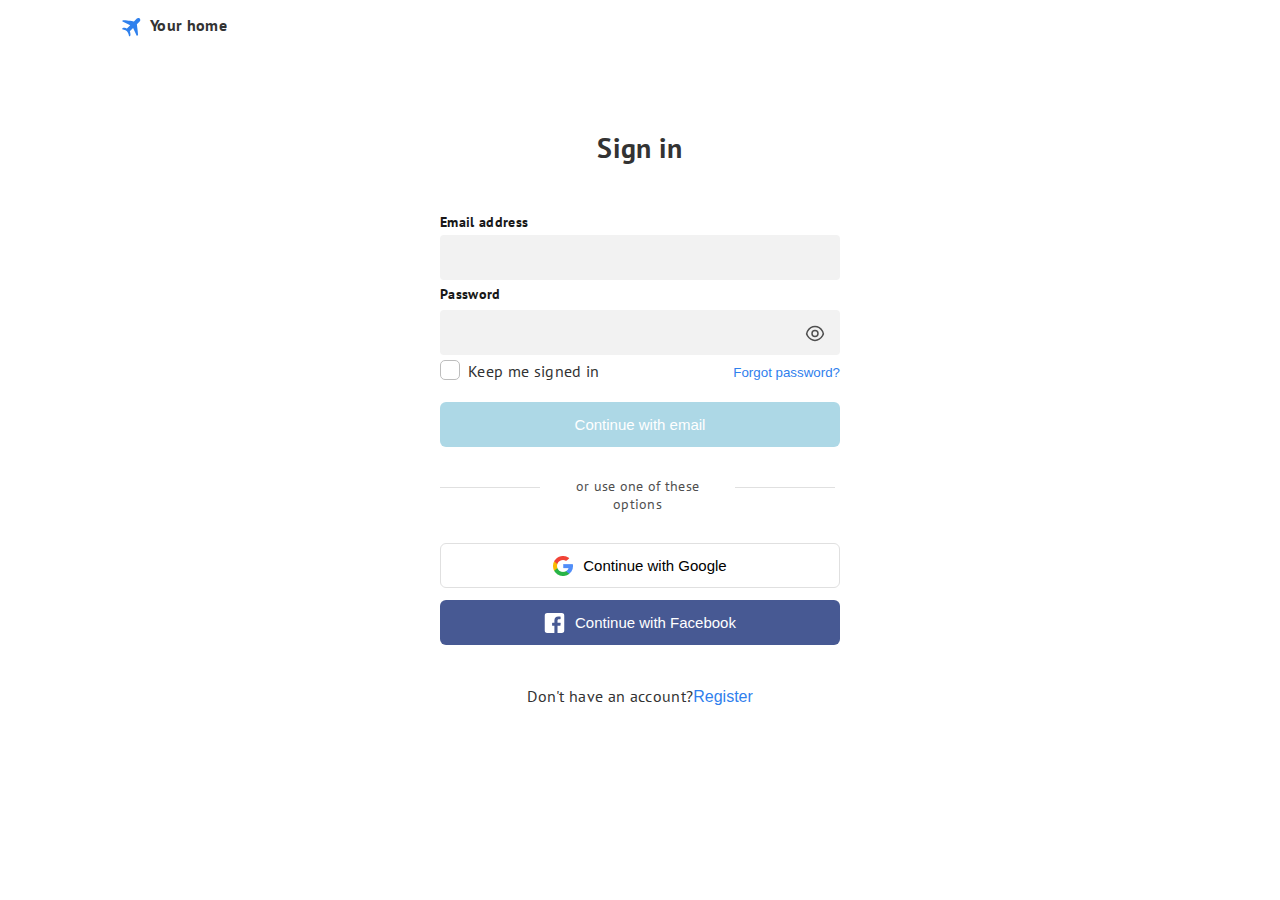
<file: sign-in.html>
<!DOCTYPE html>
<html lang="en">
  <head>
    <link
      rel="stylesheet"
      href="https://cdnjs.cloudflare.com/ajax/libs/font-awesome/5.14.0/css/all.min.css"
    />
    <!-- extra fonts -->
    <link
      href="https://fonts.googleapis.com/css?family=Great+Vibes&display=swap"
      rel="stylesheet"
    />
    <link rel="preconnect" href="https://fonts.googleapis.com" />
    <link rel="preconnect" href="https://fonts.gstatic.com" crossorigin />
    <link
      href="https://fonts.googleapis.com/css2?family=PT+Sans&family=Work+Sans:wght@400;500&display=swap"
      rel="stylesheet"
    />
    <link rel="stylesheet" href="style.css" />
    <link rel="stylesheet" type="text/css" href="media-query.css" />
    <link rel="icon" href="imgs/home-tab.png" type="image/x-icon" />
    <meta charset="UTF-8" />
    <meta name="viewport" content="width=device-width, initial-scale=1.0" />
    <meta
      name="description"
      content="Log in for to find a home that suits you!"
    />
    <title>Sign in</title>
  </head>

  <body>
    <div class="main-container-home">
      <header class="header-nav">
        <aside class="sidebar">
          <div class="sidebar-container">
            <div>
              <button class="close-btn"><i class="fas fa-times"></i></button>
            </div>
            <ul class="links">
              <li class="home-sidebar">
                <a a href="index.html" class="home">Home</a>
              </li>
              <li class="discover-sidebar">
                <a href="" class="discover">Discover</a>
              </li>
              <li class="activties-sidebar">
                <a href="" class="activties">Activties</a>
              </li>
              <li class="about-sidebar">
                <a href="" class="about">About</a>
              </li>
              <li class="contact-sidebar">
                <a href="" class="contact">Contact</a>
              </li>
              <li class="register-sidebar">
                <a href="sign-up.html" class="register">Register</a>
              </li>
              <li class="sign-in-sidebar">
                <a href="sign-in.html" class="sign-in">Sign-in</a>
              </li>
            </ul>
          </div>
        </aside>
        <button class="sidebar-burger-menu">
          <i class="fas fa-bars"></i>
        </button>
        <div class="nav-logo">
          <a href="index.html">
            <svg
              class="website-logo"
              xmlns="http://www.w3.org/2000/svg"
              width="24"
              height="24"
              viewBox="0 0 24 24"
              fill="none"
            >
              <path
                d="M3.414 13.7779C2.5 13.9999 2 15.1919 2 15.1919C2 15.1919 5.398 15.6259 6.949 17.3129C8.5 18.9999 9.071 22.2629 9.071 22.2629C9.071 22.2629 10.47 22.6979 10.485 20.8489C10.5 18.9999 9.778 17.3129 9.778 17.3129L13.091 13.9999L16.701 21.7039C16.701 21.7039 18.08 22.2299 18.04 20.3649C18 18.4999 16.85 10.2419 16.85 10.2419L19.678 7.41294C19.869 7.22845 20.0214 7.00776 20.1262 6.76375C20.231 6.51974 20.2862 6.2573 20.2885 5.99174C20.2908 5.72619 20.2402 5.46283 20.1396 5.21703C20.0391 4.97124 19.8906 4.74794 19.7028 4.56015C19.515 4.37237 19.2917 4.22386 19.0459 4.1233C18.8001 4.02274 18.5368 3.97213 18.2712 3.97444C18.0056 3.97675 17.7432 4.03192 17.4992 4.13674C17.2552 4.24156 17.0345 4.39392 16.85 4.58494L13.947 7.48794C13.947 7.48794 6.148 6.09394 3.824 6.29694C1.5 6.49994 2.559 7.56294 2.559 7.56294L10.203 11.2329L6.95 14.4859C6.95 14.4859 4.328 13.5559 3.414 13.7779Z"
                fill="#2F80ED"
              />
            </svg>
          </a>
          <a href="index.html"><p class="inline">Your home</p></a>
        </div>
      </header>
    </div>

    <main class="main-container-sign-in">
      <section class="sign-up-section">
        <h1>Sign in</h1>
        <form class="form-sign-in">
          <label class="label-email-box">Email address</label>
          <input class="text-box-email-signin" type="text" placeholder="" />
          <label class="label-password-box"> Password </label>
          <svg
            class="eye-password"
            xmlns="http://www.w3.org/2000/svg"
            width="20"
            height="21"
            viewBox="0 0 20 21"
            fill="none"
          >
            <path
              d="M12.9833 10.5C12.9833 12.15 11.6499 13.4833 9.99993 13.4833C8.34993 13.4833 7.0166 12.15 7.0166 10.5C7.0166 8.85 8.34993 7.51666 9.99993 7.51666C11.6499 7.51666 12.9833 8.85 12.9833 10.5Z"
              stroke="#4F4F4F"
              stroke-width="1.5"
              stroke-linecap="round"
              stroke-linejoin="round"
            />
            <path
              d="M9.99987 17.3916C12.9415 17.3916 15.6832 15.6583 17.5915 12.6583C18.3415 11.4833 18.3415 9.50831 17.5915 8.33331C15.6832 5.33331 12.9415 3.59998 9.99987 3.59998C7.0582 3.59998 4.31654 5.33331 2.4082 8.33331C1.6582 9.50831 1.6582 11.4833 2.4082 12.6583C4.31654 15.6583 7.0582 17.3916 9.99987 17.3916Z"
              stroke="#4F4F4F"
              stroke-width="1.5"
              stroke-linecap="round"
              stroke-linejoin="round"
            />
          </svg>
          <input class="text-box-password" type="password" placeholder="" />
          <div class="passowrd-line hide-password-line"></div>
          <!-- warning signin textbox -->
          <div class="warning-signin">
            <svg
              xmlns="http://www.w3.org/2000/svg"
              version="1.1"
              xmlns:xlink="http://www.w3.org/1999/xlink"
              width="20"
              height="20"
              x="0"
              y="0"
              viewBox="0 0 512 512"
              style="enable-background: new 0 0 512 512"
              xml:space="preserve"
              class=""
            >
              <g>
                <path
                  d="M256 0C114.497 0 0 114.507 0 256c0 141.503 114.507 256 256 256 141.503 0 256-114.507 256-256C512 114.497 397.493 0 256 0zm0 472c-119.393 0-216-96.615-216-216 0-119.393 96.615-216 216-216 119.393 0 216 96.615 216 216 0 119.393-96.615 216-216 216z"
                  fill="#FFF"
                  opacity="1"
                  data-original="#000000"
                  class=""
                ></path>
                <path
                  d="M256 128.877c-11.046 0-20 8.954-20 20V277.67c0 11.046 8.954 20 20 20s20-8.954 20-20V148.877c0-11.046-8.954-20-20-20z"
                  fill="#fff"
                  opacity="1"
                  data-original="#000000"
                  class=""
                ></path>
                <circle
                  cx="256"
                  cy="349.16"
                  r="27"
                  fill="#fff"
                  opacity="1"
                  data-original="#000000"
                  class=""
                ></circle>
              </g>
            </svg>
            <p>Please re-enter your email</p>
          </div>

          <div class="warning-signin-pw">
            <svg
              xmlns="http://www.w3.org/2000/svg"
              version="1.1"
              xmlns:xlink="http://www.w3.org/1999/xlink"
              width="20"
              height="20"
              x="0"
              y="0"
              viewBox="0 0 512 512"
              style="enable-background: new 0 0 512 512"
              xml:space="preserve"
              class=""
            >
              <g>
                <path
                  d="M256 0C114.497 0 0 114.507 0 256c0 141.503 114.507 256 256 256 141.503 0 256-114.507 256-256C512 114.497 397.493 0 256 0zm0 472c-119.393 0-216-96.615-216-216 0-119.393 96.615-216 216-216 119.393 0 216 96.615 216 216 0 119.393-96.615 216-216 216z"
                  fill="#FFF"
                  opacity="1"
                  data-original="#000000"
                  class=""
                ></path>
                <path
                  d="M256 128.877c-11.046 0-20 8.954-20 20V277.67c0 11.046 8.954 20 20 20s20-8.954 20-20V148.877c0-11.046-8.954-20-20-20z"
                  fill="#fff"
                  opacity="1"
                  data-original="#000000"
                  class=""
                ></path>
                <circle
                  cx="256"
                  cy="349.16"
                  r="27"
                  fill="#fff"
                  opacity="1"
                  data-original="#000000"
                  class=""
                ></circle>
              </g>
            </svg>
            <p>Please re-enter your password</p>
          </div>
        </form>

        <div class="keepme-sign-in-forgot">
          <div class="keepme-sign-in">
            <div class="keepme-sign-in-box"></div>
            <p>Keep me signed in</p>
          </div>
          <a href="forgot-pw.html"
            ><button class="forgot-btn">Forgot password?</button></a
          >
        </div>

        <a class="btn-sign-in" href="index.html"
          ><button class="sign-in-button">Continue with email</button></a
        >

        <div class="flex-2lines-text">
          <div class="under-sign-up-lines"></div>
          <p class="text-between-lines">or use one of these options</p>
          <div class="under-sign-up-lines"></div>
        </div>
        <button class="sign-in-google-button">
          <img src="imgs/google-icon.png" />Continue with Google
        </button>
        <button class="sign-in-facebook-button">
          <svg
            xmlns="http://www.w3.org/2000/svg"
            width="21"
            height="20"
            viewBox="0 0 21 20"
            fill="none"
          >
            <g clip-path="url(#clip0_4_993)">
              <path
                d="M17.8048 0H3.19504C1.70664 0 0.5 1.20659 0.5 2.69504V17.3049C0.5 18.7933 1.70659 19.9999 3.19504 19.9999H10.4005L10.4128 12.853H8.55602C8.31472 12.853 8.11887 12.6579 8.11794 12.4166L8.10904 10.1129C8.10811 9.87025 8.30454 9.67308 8.54716 9.67308H10.4005V7.44709C10.4005 4.86384 11.9782 3.45724 14.2827 3.45724H16.1736C16.4155 3.45724 16.6117 3.65339 16.6117 3.89537V5.83789C16.6117 6.07978 16.4157 6.27587 16.1739 6.27602L15.0134 6.27655C13.7602 6.27655 13.5175 6.87207 13.5175 7.74602V9.67313H16.2713C16.5337 9.67313 16.7372 9.90225 16.7063 10.1628L16.4333 12.4666C16.4071 12.687 16.2202 12.8531 15.9982 12.8531H13.5298L13.5175 20H17.8049C19.2933 20 20.4999 18.7934 20.4999 17.305V2.69504C20.4998 1.20659 19.2932 0 17.8048 0Z"
                fill="white"
              />
            </g>
            <defs>
              <clipPath id="clip0_4_993">
                <rect
                  width="20"
                  height="20"
                  fill="white"
                  transform="translate(0.5)"
                />
              </clipPath>
            </defs>
          </svg>
          Continue with Facebook
        </button>

        <div class="sign-up-instaed">
          <p>Don't have an account?</p>
          <a href="sign-up.html"
            ><button class="sign-up-sign-in-page">Register</button></a
          >
        </div>
      </section>
    </main>
    <script src="commonFeatures.js"></script>
    <script src="signIn.js"></script>
  </body>
</html>
</file>
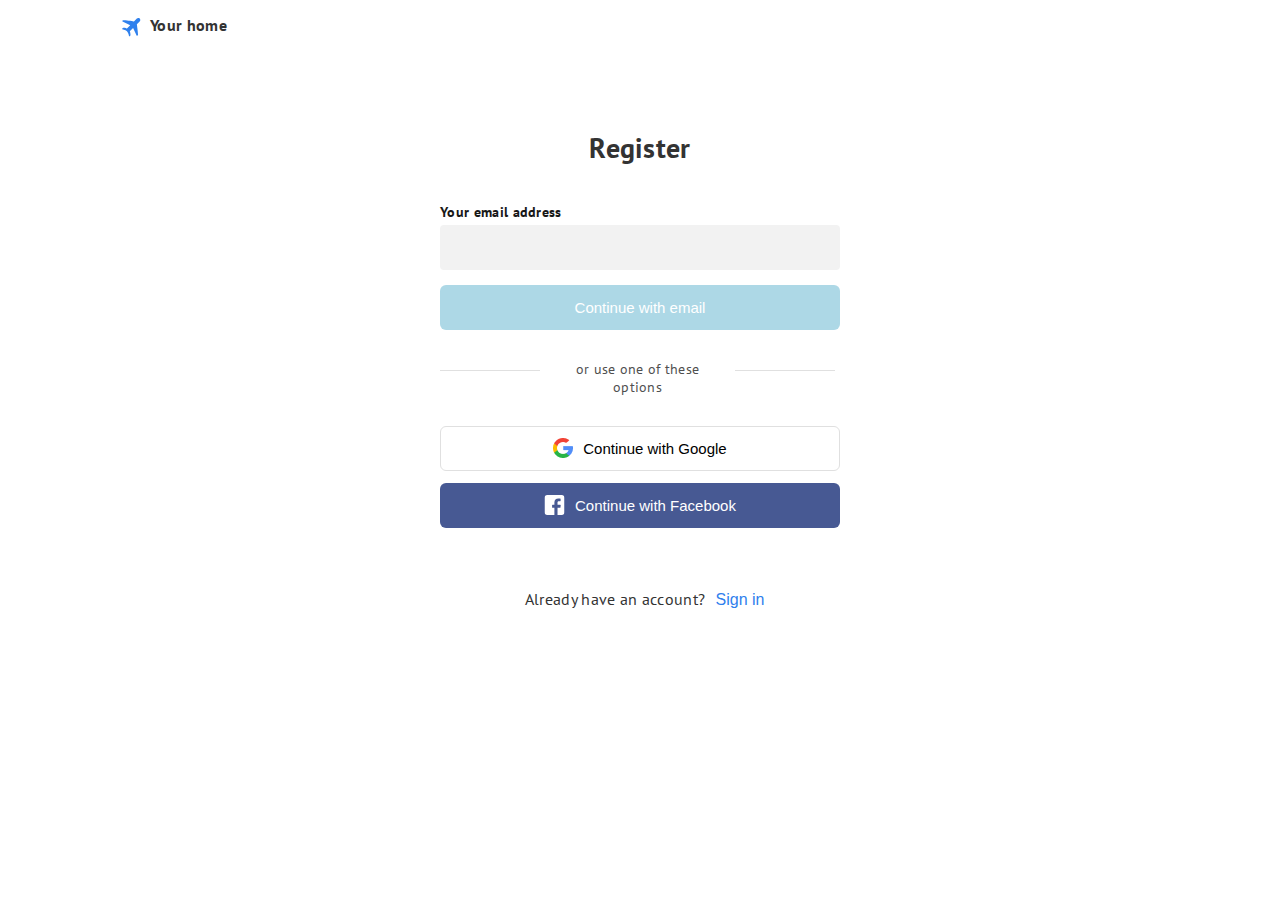
<file: sign-up.html>
<!DOCTYPE html>
<html lang="en">
  <head>
    <link
      rel="stylesheet"
      href="https://cdnjs.cloudflare.com/ajax/libs/font-awesome/5.14.0/css/all.min.css"
    />
    <!-- extra fonts -->
    <link
      href="https://fonts.googleapis.com/css?family=Great+Vibes&display=swap"
      rel="stylesheet"
    />
    <link rel="preconnect" href="https://fonts.googleapis.com" />
    <link rel="preconnect" href="https://fonts.gstatic.com" crossorigin />
    <link
      href="https://fonts.googleapis.com/css2?family=PT+Sans&family=Work+Sans:wght@400;500&display=swap"
      rel="stylesheet"
    />
    <link rel="stylesheet" href="style.css" />
    <link rel="stylesheet" type="text/css" href="media-query.css" />
    <link rel="icon" href="imgs/home-tab.png" type="image/x-icon" />
    <meta charset="UTF-8" />
    <meta name="viewport" content="width=device-width, initial-scale=1.0" />
    <meta
      name="description"
      content="Sign up for to find a home that suits you!"
    />
    <title>Sign up</title>
  </head>
  <body>
    <div class="main-container-home">
      <header class="header-nav">
        <!-- burger menu sidebar for responsive screens -->

        <aside class="sidebar">
          <div class="sidebar-container">
            <div>
              <button class="close-btn"><i class="fas fa-times"></i></button>
            </div>
            <ul class="links">
              <li class="home-sidebar">
                <a a href="index.html" class="home">Home</a>
              </li>
              <li class="discover-sidebar">
                <a href="" class="discover">Discover</a>
              </li>
              <li class="activties-sidebar">
                <a href="" class="activties">Activties</a>
              </li>
              <li class="about-sidebar">
                <a href="" class="about">About</a>
              </li>
              <li class="contact-sidebar">
                <a href="" class="contact">Contact</a>
              </li>
              <li class="register-sidebar">
                <a href="sign-up.html" class="register">Register</a>
              </li>
              <li class="sign-in-sidebar">
                <a href="sign-in.html" class="sign-in">Sign-in</a>
              </li>
            </ul>
          </div>
        </aside>
        <button class="sidebar-burger-menu">
          <i class="fas fa-bars"></i>
        </button>
        <div class="nav-logo">
          <a href="index.html">
            <svg
              class="website-logo"
              xmlns="http://www.w3.org/2000/svg"
              width="24"
              height="24"
              viewBox="0 0 24 24"
              fill="none"
            >
              <path
                d="M3.414 13.7779C2.5 13.9999 2 15.1919 2 15.1919C2 15.1919 5.398 15.6259 6.949 17.3129C8.5 18.9999 9.071 22.2629 9.071 22.2629C9.071 22.2629 10.47 22.6979 10.485 20.8489C10.5 18.9999 9.778 17.3129 9.778 17.3129L13.091 13.9999L16.701 21.7039C16.701 21.7039 18.08 22.2299 18.04 20.3649C18 18.4999 16.85 10.2419 16.85 10.2419L19.678 7.41294C19.869 7.22845 20.0214 7.00776 20.1262 6.76375C20.231 6.51974 20.2862 6.2573 20.2885 5.99174C20.2908 5.72619 20.2402 5.46283 20.1396 5.21703C20.0391 4.97124 19.8906 4.74794 19.7028 4.56015C19.515 4.37237 19.2917 4.22386 19.0459 4.1233C18.8001 4.02274 18.5368 3.97213 18.2712 3.97444C18.0056 3.97675 17.7432 4.03192 17.4992 4.13674C17.2552 4.24156 17.0345 4.39392 16.85 4.58494L13.947 7.48794C13.947 7.48794 6.148 6.09394 3.824 6.29694C1.5 6.49994 2.559 7.56294 2.559 7.56294L10.203 11.2329L6.95 14.4859C6.95 14.4859 4.328 13.5559 3.414 13.7779Z"
                fill="#2F80ED"
              />
            </svg>
          </a>
          <a href="index.html"><p class="inline">Your home</p></a>
        </div>
      </header>
    </div>

    <main class="main-container-sign-up">
      <section class="sign-up-section">
        <h1>Register</h1>
        <form class="form-sign-up">
          <label class="label-email-box"> Your email address </label>
          <input class="text-box" type="text" placeholder="" />
          <div class="warning-create">
        </form>
          <svg
            xmlns="http://www.w3.org/2000/svg"
            version="1.1"
            xmlns:xlink="http://www.w3.org/1999/xlink"
            width="20"
            height="20"
            x="0"
            y="0"
            viewBox="0 0 512 512"
            style="enable-background: new 0 0 512 512"
            xml:space="preserve"
            class=""
          >
            <g>
              <path
                d="M256 0C114.497 0 0 114.507 0 256c0 141.503 114.507 256 256 256 141.503 0 256-114.507 256-256C512 114.497 397.493 0 256 0zm0 472c-119.393 0-216-96.615-216-216 0-119.393 96.615-216 216-216 119.393 0 216 96.615 216 216 0 119.393-96.615 216-216 216z"
                fill="#FFF"
                opacity="1"
                data-original="#000000"
                class=""
              ></path>
              <path
                d="M256 128.877c-11.046 0-20 8.954-20 20V277.67c0 11.046 8.954 20 20 20s20-8.954 20-20V148.877c0-11.046-8.954-20-20-20z"
                fill="#fff"
                opacity="1"
                data-original="#000000"
                class=""
              ></path>
              <circle
                cx="256"
                cy="349.16"
                r="27"
                fill="#fff"
                opacity="1"
                data-original="#000000"
                class=""
              ></circle>
            </g>
          </svg>
          <p>Please re-enter your email</p>
        </div>
        <a class="btn-sign-up" href="create-pw.html"
          ><button class="sign-up-button">Continue with email</button></a
        >
        <div class="flex-2lines-text">
          <div class="under-sign-up-lines"></div>
          <p class="text-between-lines">or use one of these options</p>
          <div class="under-sign-up-lines"></div>
        </div>
        <button class="sign-up-google-button">
          <img src="imgs/google-icon.png" />Continue with Google
        </button>
        <button class="sign-up-facebook-button">
          <svg
            xmlns="http://www.w3.org/2000/svg"
            width="21"
            height="20"
            viewBox="0 0 21 20"
            fill="none"
          >
            <g clip-path="url(#clip0_4_993)">
              <path
                d="M17.8048 0H3.19504C1.70664 0 0.5 1.20659 0.5 2.69504V17.3049C0.5 18.7933 1.70659 19.9999 3.19504 19.9999H10.4005L10.4128 12.853H8.55602C8.31472 12.853 8.11887 12.6579 8.11794 12.4166L8.10904 10.1129C8.10811 9.87025 8.30454 9.67308 8.54716 9.67308H10.4005V7.44709C10.4005 4.86384 11.9782 3.45724 14.2827 3.45724H16.1736C16.4155 3.45724 16.6117 3.65339 16.6117 3.89537V5.83789C16.6117 6.07978 16.4157 6.27587 16.1739 6.27602L15.0134 6.27655C13.7602 6.27655 13.5175 6.87207 13.5175 7.74602V9.67313H16.2713C16.5337 9.67313 16.7372 9.90225 16.7063 10.1628L16.4333 12.4666C16.4071 12.687 16.2202 12.8531 15.9982 12.8531H13.5298L13.5175 20H17.8049C19.2933 20 20.4999 18.7934 20.4999 17.305V2.69504C20.4998 1.20659 19.2932 0 17.8048 0Z"
                fill="white"
              />
            </g>
            <defs>
              <clipPath id="clip0_4_993">
                <rect
                  width="20"
                  height="20"
                  fill="white"
                  transform="translate(0.5)"
                />
              </clipPath>
            </defs>
          </svg>
          Continue with Facebook
        </button>

        <div class="sign-in-instaed">
          <p class="have-account">Already have an account?</p>
          <a href="sign-in.html"
            ><button class="sign-in-sign-up-page">Sign in</button></a>
        </div>
      </section>
    </main>

    <script src="signUp.js"></script>
    <script src="commonFeatures.js"></script>
  </body>
</html>
</file>
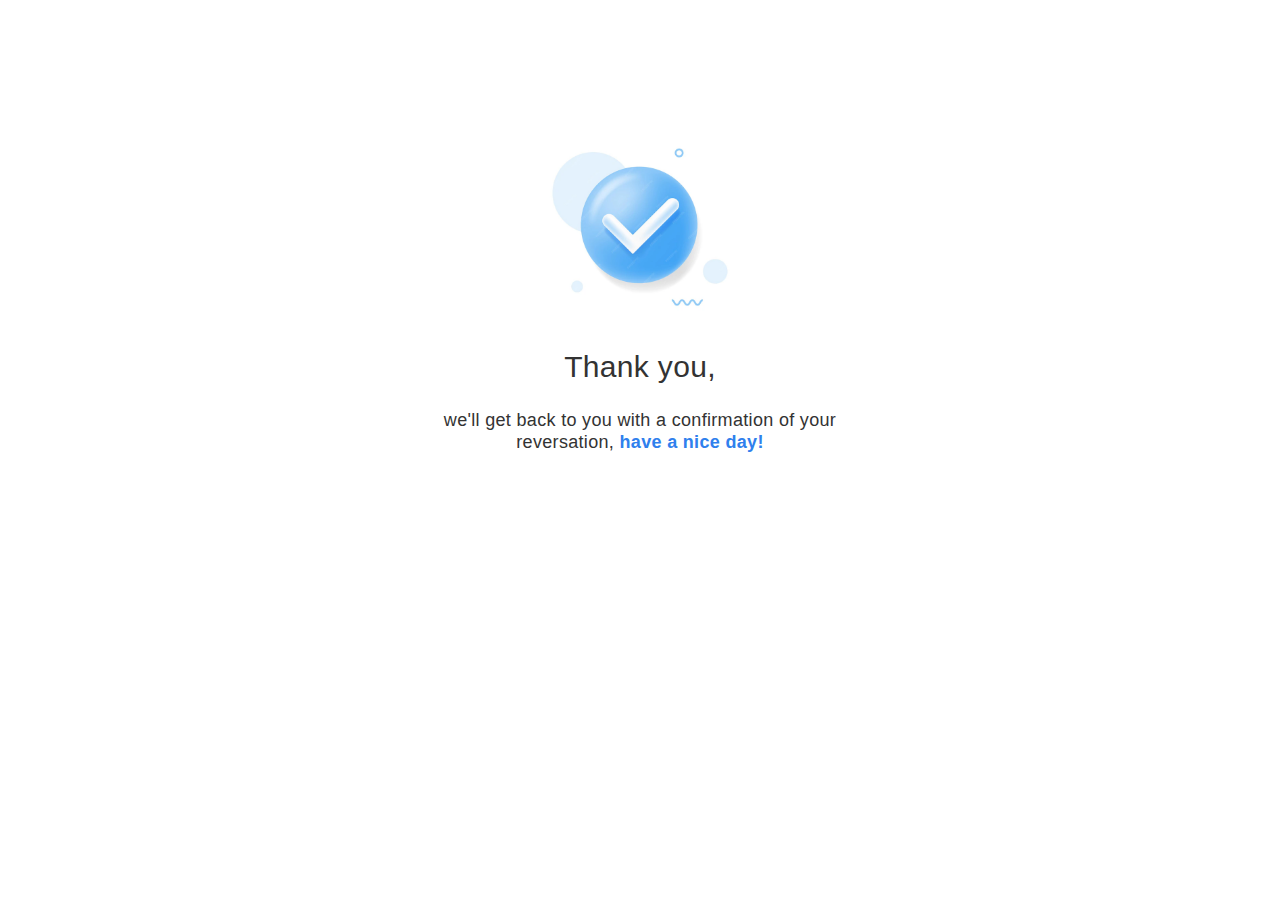
<file: thank-you.html>
<!DOCTYPE html>
<html lang="en">
  <head>
    <meta charset="UTF-8" />
    <meta name="viewport" content="width=device-width, initial-scale=1.0" />
    <link rel="stylesheet" href="style.css" />
    <title>Thank you</title>
  </head>
  <body class="thankyou-body">
    <div class="box-thankyou">
      <img class="confirmation-thank-you" src="imgs/confirmation.webp" alt="" />
      <p class="thankyou-title">
        Thank you, <span class="span-thankyou"></span>
      </p>
      <p class="thankyou-p">
        we'll get back to you with a confirmation of your reversation,
        <span class="nice-day">have a nice day!</span>
      </p>
      <script>
        document.querySelector(".span-thankyou").innerHTML =
          localStorage.getItem("passData");
      </script>
    </div>
  </body>
</html>
</file>
<file: style.css>
:root {
  --mainColor: #2f80ed;
  --textColor: #333;
  --lightGrayText: #4f4f4f;
  --headingTextColor: #181818;
  --whiteColor: #ffffff;
}
* {
  -webkit-box-sizing: border-box;
  -moz-box-sizing: border-box;
  box-sizing: border-box;
  padding: 0;
  margin: 0;
}
html {
  scroll-behavior: smooth;
}
body {
  color: var(--textColor);
  font-family: "PT Sans", sans-serif;
  font-size: 16px;
  font-style: normal;
  font-weight: 400;
  line-height: 140%;
  letter-spacing: 0.32px;
}
D h1,
h2,
h3,
h4 {
  color: var(--headingTextColor);
}
button {
  cursor: pointer;
}
.main-container-home,
.main-container-search-results {
  /* to make padding works even in mobile size screens */
  padding-right: 20px;
  padding-left: 20px;
  /* to set all elements in the center verticlly */
  margin-right: auto;
  margin-left: auto;
  /* set the width for the container */
  width: calc(100% - 200px);
}

.header-nav,
.header-nav-login {
  position: relative;
  display: flex;
  justify-content: space-between;
  align-items: center;
  padding-top: 14px;
  padding-bottom: 14px;
  margin-bottom: 12px;
}

/* navigation bar styling */
.nav-logo {
  position: relative;
  width: 105px;
}

.inline {
  position: absolute;
  display: inline;
  left: 30px;
  font-weight: 600;
  width: 78px;
}
a {
  text-decoration: none;
  color: var(--textColor);
}
a:hover {
  color: var(--mainColor);
}
.nav-links li,
.nav-links-loged-in li,
.nav-links-loged-in-search-results li {
  list-style: none;
  display: inline;
  font-size: 16px;
}
.header-loged-in-nav-search-results .nav-logo {
  padding-top: 16px;
}
.nav-links-loged-in-search-results {
  padding-top: 16px;
}
.nav-link {
  padding-left: 48px;
}

.register-btn {
  display: inline-flex;
  padding: 10px 18px;
  justify-content: center;
  align-items: center;
  border-radius: 6px;
  border: 1px solid var(--mainColor);
  background: #fff;
  color: var(--mainColor);
}
.sign-in-btn {
  display: inline-flex;
  padding: 10px 18px;
  justify-content: center;
  align-items: center;
  border-radius: 6px;
  border: 1px solid var(--mainColor);
  background: var(--mainColor);
  color: var(--whiteColor);
  margin-left: 10px;
}
.sign-in-btn:hover,
.register-btn:hover,
.download-mobile-app:hover {
  transform: scale(110%);
  cursor: pointer;
}

.sidebar {
  position: absolute;
  height: 100vh;
  width: 250px;
  margin: 0;
  padding: 0;
  left: 0;
  top: 0;
  background-color: white;
  transition: 600ms;
  transform: translate(-100%);
  z-index: 1;
}
.sidebar-container {
  position: relative;
  display: none;
}
.sidebar-burger-menu {
  font-size: 24px;
  border-radius: 0;
  color: var(--lightGrayText);
  display: none;
}

.left-arrow,
.right-arrow,
.surprise,
.close-btn,
.sidebar-burger-menu {
  background-color: transparent;
  border: none;
  padding: 0;
  position: absolute;
}

.sidebar-burger-menu:hover {
  color: var(--mainColor);
  cursor: pointer;
}
.show-sidebar {
  transform: translate(0);
}
.show-sidebar-container {
  display: block;
}
.close-btn {
  position: absolute;
  top: 20px;
  right: 15px;
  color: rgb(206, 14, 14);
  font-size: 22px;
  margin: 0;
  padding: 0;
}
.close-btn:hover {
  transform: rotate(360deg);
  transition: 1000ms;
  cursor: pointer;
}
.home-sidebar,
.discover-sidebar,
.activties-sidebar,
.about-sidebar,
.contact-sidebar,
.register-sidebar,
.sign-in-sidebar {
  position: absolute;
  top: 100px;
  left: 0px;
  height: 50px;
  width: 350px;
  list-style: none;
}
.home,
.discover,
.activties,
.about,
.contact,
.register,
.sign-in {
  font-size: 22px;
  margin: 0;
  padding: 0;
  position: absolute;
  left: 50px;
  text-decoration: none;
}
.home,
.discover,
.activties,
.about,
.contact {
  color: var(--lightGrayText);
}

.register,
.sign-in {
  color: var(--mainColor);
}

.discover-sidebar {
  top: 150px;
}
.activties-sidebar {
  top: 210px;
}
.about-sidebar {
  top: 260px;
}
.contact-sidebar {
  top: 310px;
}
.register-sidebar {
  top: 360px;
  display: none;
}
.sign-in-sidebar {
  top: 410px;
  display: none;
}

/* start of banner */
.banner-section {
  position: relative;
  background-image: url(imgs/banner2.jpg);
  background-size: cover;
  background-repeat: round;
  height: 500px;
  border-radius: 10px;
}
.overlay,
.overlay-inspiration {
  position: absolute;
  left: 0;
  top: 0;
  border-radius: 10px;
  height: 100%;
  width: 100%;
  background-color: rgb(0 0 0 / 30%);
}

.banner-section h1 {
  position: absolute;
  color: var(--whiteColor);
  left: 50%;
  top: 180px;
  transform: translate(-50%, -50%);
  margin: 0;
  padding: 0;
  font-size: 32px;
  line-height: normal;
  width: 373px;
}

.banner-qoute {
  font-size: 20px;
  width: 650px;
  line-height: 140%;
  position: absolute;
  font: 20px;
  color: var(--whiteColor);
  font-weight: 500;
  width: 518px;
  top: 248px;
  left: 50%;
  transform: translate(-50%, -50%);
  text-align: center;
  padding: 0;
  margin: 0;
}

.search-nav-container {
  width: calc(100% - 200px);
}
.search-nav-container,
.search-results-nav-container {
  margin-right: auto;
  margin-left: auto;
}
.main-container-place-details .search-nav-container {
  margin-top: 40px;
  width: 100%;
}

.search-place-nav,
.search-results-place-nav,
.place-details-place-nav {
  position: relative;
  height: 64px;
  flex-shrink: 0;
  border-radius: 8px;
  background: var(--whiteColor);
  box-shadow: 0px 4px 37px 0px rgba(0, 0, 0, 0.15);
  margin-top: -15px;
}

.search-place-form,
.search-results-place-form {
  position: absolute;
  display: flex;
  justify-content: space-between;
  width: calc(100% - 250px);
  right: 60%;
  top: 50%;
  transform: translate(50%, -50%);
}
.main-container-place-details .search-place-form {
  width: calc(100% - 350px);
}

.search-nav-container2,
.search-nav-container-place {
  margin-right: auto;
  margin-left: auto;
  display: none;
}
.search-nav-container2 {
  width: calc(100% - 500px);
}
.search-nav-container-place {
  width: 80%;
}
.search-place-nav-responsive {
  position: relative;
  width: 324px;
  height: 345px;
  border-radius: 8px;
  background: var(--whiteColor);
  box-shadow: 0px 4px 37px 0px rgba(0, 0, 0, 0.15);
  margin-left: 50%;
  transform: translate(-50%, 0%);
  margin-top: -80px;
  display: none;
}
.search-place-form-responsive {
  position: absolute;
  display: flex;
  gap: -5px;
  flex-direction: column;
  align-items: center;
  width: calc(100% - 30px);
  right: 50%;
  top: 40%;
  transform: translate(50%, -50%);
}
.search-place-nav-responsive {
  display: flex;
  flex-direction: column;
}

.search-nav-btn1,
.search-nav-btn2 {
  background-color: var(--mainColor);
  color: var(--whiteColor);
  display: flex;
  width: 148px;
  padding: 12px 18px;
  height: 43;
  justify-content: center;
  align-items: center;
  gap: 10px;
  border-radius: 6px;
  border-color: transparent;
  position: absolute;
  transition: all 0.9s ease;
}
.search-nav-btn1:hover,
.search-nav-btn2:hover {
  background-color: #144e9d;
}
.search-nav-btn1 {
  right: 50%;
  top: 90%;
  transform: translate(50%, -50%);
}
.search-nav-btn2 {
  right: 10%;
  top: 50%;
  transform: translate(50%, -50%);
}

.search-place-nav button p {
  font-size: 15px;
  font-weight: 600;
}

.location-input-search,
.check-in-input-search,
.check-out-input-search,
.guests-input-search,
.check-in-input-search-rooms,
.check-out-input-search-rooms,
.guests-input-search-rooms,
.checkout-input,
.checkout-input-first-name,
.phone-number-input,
.name-on-card-input,
.debit-card-input,
.security-code-input,
.zip-code-input,
.coupon-input {
  position: relative;
  padding: 13px 14px 14px 14px;
  align-items: center;
  border-radius: 4px;
  background: var(--Gray-6, #f2f2f2);
  color: var(--lightGrayText);
  border-radius: 4px;
  border-color: transparent;
}
.check-in-input-search-rooms,
.check-out-input-search-rooms,
.guests-input-search-rooms {
  width: 270px;
}

input:focus {
  outline-color: var(--mainColor);
}
.name-on-card-input {
  width: 500px;
}
.location-input-search {
  padding: 11px 12px 12px 12px;
  align-items: center;
  gap: 10px;
}
.check-in-input-search {
  width: 170px;
}
.check-out-input-search {
  width: 170px;
}
.guests-input-search {
  width: 210px;
}

.covid-restrictions-warning,
.covid-restrictions-warning-checkout {
  position: relative;
  height: 72px;
  border-radius: 8px;
  background: #fcefca;
  margin-top: 50px;
  margin-bottom: 50px;
}
.covid-restrictions-warning-checkout {
  margin-top: 30px;
  margin-bottom: 30px;
}

.warning-covid-icon {
  position: absolute;
  top: 20px;
  left: 24px;
}

.covid-text,
.span-covid-text {
  color: var(--textColor);
  font-size: 16px;
  font-weight: 500;
  display: inline;
}
.covid-text {
  position: absolute;
  left: 72px;
  top: 25px;
}

.span-covid-text {
  color: var(--mainColor);
}

.section1-enjoy-vacation h1 {
  font-size: 28px;
  line-height: 140%;
  width: fit-content;
}
.section1-enjoy-vacation p {
  margin-top: 16px;
  color: var(--textColor);
  font-size: 16px;
  font-weight: 500;
  width: 638px;
}

.choose-country-section {
  display: flex;
  justify-content: space-between;
  margin-top: 30px;
  margin-bottom: 60px;
  gap: 14px;
}
.flex-countries {
  display: flex;
  justify-content: space-between;
  gap: 14px;
}
.choose-country-section-article {
  margin-top: 20px;
  margin-right: 10px;
}

.choose-country-section-article-img {
  width: 103%;
  height: 220px;
  flex-shrink: 0;
  border-radius: 8px;
  transition: all 0.5s ease;
}
.choose-country-section-article-img:hover {
  cursor: pointer;
  filter: brightness(130%);
}

.choose-country-section-article h2 {
  margin-top: 12px;
  color: var(--headingTextColor);
  font-size: 20px;
}

.choose-country-section-article p {
  margin-top: 4px;
  color: var(--headingTextColor);
  font-weight: 500;
}

.inspiration-section {
  display: flex;
  justify-content: space-between;
  flex-wrap: wrap;
  margin-left: 0px;
  margin-bottom: 60px;
}
.inspiration-heading,
.popular-hotels-section-heading {
  font-size: 28px;
  margin-bottom: 24px;
  line-height: 140%;
  transition-duration: 1000ms;
}

.inspiration-article1 {
  background-image: url(imgs/section2-article1.jpg);
}
.inspiration-article2 {
  background-image: url(imgs/article2-section2.png);
}
.inspiration-article3 {
  background-image: url(imgs/article3-section2.png);
}
.inspiration-article1,
.inspiration-article2,
.inspiration-article3 {
  position: relative;
  width: 413px;
  height: 280px;
  flex-shrink: 0;
  margin-top: 20px;
  border-radius: 8px;
  background-size: cover;
}
.inspiration-article1,
.inspiration-article2 {
  margin-right: 10px;
}

.inspiration-article1,
.inspiration-article2,
.inspiration-article3 .overlay {
  border-radius: 8px;
}

.h2-inspiration {
  top: 70%;
  position: absolute;
  bottom: 72px;
  left: 20px;
  color: var(--whiteColor);
  font-size: 20px;
  font-weight: 600;
  line-height: normal;
  transition-duration: 1000ms;
}

.p-inspiration {
  position: absolute;
  color: var(--whiteColor);
  font-size: 16px;
  font-weight: 500;
  line-height: 140%;
  top: 180px;
  left: 20px;
  transition-duration: 1000ms;
}

.inspiration-article1:hover,
.inspiration-article2:hover,
.inspiration-article3:hover,
.popular-section-article-img:hover {
  cursor: pointer;
}
.p-inspiration {
  display: none;
}
.inspiration-article1:hover,
.inspiration-article2:hover,
.inspiration-article3:hover {
  .h2-inspiration {
    top: 40%;
  }
  .p-inspiration {
    display: block;
  }
}
.popular-hotels-section {
  position: relative;
  display: flex;
  justify-content: space-between;
  flex-wrap: wrap;
  margin-bottom: 60px;
}

.popular-section-article1 img,
.popular-section-article2 img,
.popular-section-article3 img,
.popular-section-article4 img {
  width: 305px;
  height: 300px;
  flex-shrink: 0;
  border-radius: 8px;
  margin-right: 10px;
}

.popular-hotels-section h2 {
  margin-top: 12px;
  color: var(--headingTextColor);
  font-size: 20px;
  line-height: 140%;
}
.popular-hotels-section p {
  margin-top: 4px;
  color: var(--headingTextColor);
  font-weight: 500;
  margin-bottom: 20px;
}
.popular-section-article-img {
  transition: all 0.3s ease;
}
.popular-section-article-img:hover {
  transform: translate(0, -4%);
}
.down-banner {
  position: relative;
  background-image: url(imgs/downBanner.jpg);
  background-size: cover;
  height: 280px;
  border-radius: 8px;
  margin-bottom: 100px;
}

.down-banner h1 {
  position: absolute;
  width: 500px;
  color: var(--whiteColor);
  font-size: 28px;
  font-weight: 700;
  line-height: 140%;
  top: 64px;
  left: 68px;
}

.download-mobile-app {
  position: absolute;
  padding: 12px 18px;
  display: flex;
  justify-content: center;
  align-items: center;
  gap: 10px;
  color: var(--whiteColor);
  border-radius: 6px;
  background-color: var(--mainColor);
  border-color: transparent;
  top: 172px;
  left: 69px;
}

.down-banner img {
  position: absolute;
  width: 719.712px;
  height: 515.599px;
  transform: rotate(-15deg);
  top: -70;
  left: 0;
  mix-blend-mode: overlay;
}

.explore-dream-place {
  margin-bottom: 80px;
  margin-right: 50%;
  transform: translate(50%, -50%);
  text-align: center;
  line-height: 200%;
}

.explore-dream-place h1 {
  font-size: 28px;
  margin-bottom: 16px;
}

.explore-dream-place p {
  color: var(--mainColor);
  font-size: 16px;
  font-weight: 500;
}

.footer {
  display: flex;
  justify-content: space-between;
  flex-wrap: wrap;
}
.flex-list {
  display: flex;
  justify-content: space-between;
  width: 400px;
}
.footer ul {
  list-style: none;
}

.footer ul li {
  margin-bottom: 10px;
}

.footer h4 {
  margin-bottom: 20px;
}

.logo-title,
.logo-title-promo-blue,
.logo-search-results-page {
  position: absolute;
  display: inline;
  left: 30px;
  font-weight: 600;
  width: 78px;
}
.logo-title-promo-blue {
  color: white;
}
.footer .nav-logo p {
  width: 197px;
  margin-left: 27px;
}

.footer p {
  font-weight: 500;
  font-size: 14px;
  line-height: 140%;
  color: #4f4f4f;
}

.footer ul a {
  color: var(--mainColor);
}

.under-footer {
  position: relative;
  background-color: #ebebeb;
  height: 40px;
  flex-shrink: 0;
  margin-top: 60px;
}

.under-footer p {
  position: absolute;
  display: inline;
  top: 10px;
  left: 30px;
  font-size: 14px;
  color: #4f4f4f;
  width: 140px;
}

.under-footer svg {
  position: absolute;
  top: 14px;
  left: 10px;
}
.container-down-banner {
  /* to make padding works even in mobile size screens */
  /* to set all elements in the center verticlly */
  margin-right: auto;
  margin-left: auto;
  /* set the width for the container */
  width: 100%;
}

/* animation code */
.hidden {
  opacity: 0;
  transform: translateX(-100%);
  transition: all 700ms;
}
.show {
  opacity: 1;
  transform: translateX(0);
}

.popular-section-article1,
.article1,
.inspiration-article1 {
  transition-delay: 200ms;
  z-index: 4;
}

.popular-section-article2,
.article2,
.inspiration-article2 {
  transition-delay: 450ms;
  z-index: 3;
}

.popular-section-article3,
.article3,
.inspiration-article3 {
  transition-delay: 700ms;
  z-index: 2;
}
.popular-section-article4,
.article4 {
  transition-delay: 950ms;
  z-index: 1;
}
/* end animation code */

/*  */
/* CSS for sign up page */
/*  */
.main-container-sign-up,
.main-container-sign-in,
.main-container-create-pw,
.main-container-check-inbox {
  /* to make padding works even in mobile size screens */
  padding-right: 20px;
  padding-left: 20px;
  /* to set all elements in the center verticlly */
  margin-right: auto;
  margin-left: auto;
  /* set the width for the container */
  width: 440px;
}

.sign-up-section,
.Forgot-pw-section,
.create-password-section,
.check-inbox-section {
  text-align: center;
  margin-top: 80px;
  margin-right: auto;
  margin-left: auto;
}
.sign-up-section h1 {
  font-size: 28px;
  margin-bottom: 65px;
  display: flex;
  justify-content: center;
}

.text-box,
.text-box-password,
.text-box-create,
.text-box-email-signin,
.text-box-forgot {
  position: relative;
  display: flex;
  height: 45px;
  width: 100%;
  padding: 11px 12px 12px 12px;
  align-items: center;
  gap: 10px;
  border-radius: 4px;
  background: var(--Gray-6, #f2f2f2);
  border-color: transparent;
  margin-bottom: 15px;
}
.text-box-password {
  margin-top: 30px;
}
.warning-login,
.warning-create,
.warning-signin,
.warning-signin-pw {
  display: flex;
  gap: 10px;
  position: absolute;
  padding: 15px;
  border-radius: 8px;
  background-color: #cc0000;
  color: white;
}
.warning-login,
.warning-create,
.warning-signin {
  top: -3px;
  right: -265px;
}
.warning-signin-pw {
  top: 71px;
  right: -296px;
}
.warning-login p::before,
.warning-create p::before,
.warning-signin p::before,
.warning-signin-pw p::before {
  content: "";
  border-width: 10px;
  border-style: solid;
  border-color: transparent #cc0000 transparent transparent;
  position: absolute;
}
.warning-login p::before {
  left: -62px;
  top: 0px;
}
.warning-signin-pw p::before {
  left: -19px;
  top: 16px;
}
.warning-create p::before {
  left: -63px;
  top: 3px;
}
.warning-signin p::before {
  left: -18px;
  top: 17px;
}
.warning-login p,
.warning-create p {
  font-size: 14px;
  position: relative;
}
.fa-circle-exclamation {
  font-size: 20px;
}
.email-text-box {
  position: relative;
}
.form-sign-up {
  position: relative;
}
.label-email-box {
  top: -22px;
  left: 0;
}

.sign-up-button,
.sign-in-button,
.forgot-pw-button,
.back-to-sign-inbox-button {
  color: white;
  display: flex;
  font-size: 15px;
  font-weight: 500;
  height: 45px;
  width: 100%;
  justify-content: center;
  align-items: center;
  gap: 10px;
  border-radius: 6px;
  background: var(--Blue-1, #2f80ed);
  border-color: transparent;
}
.sign-up-button:hover,
.sign-in-button:hover,
.forgot-pw-button:hover,
.back-to-sign-inbox-button:hover {
  background-color: #004eb4;
  cursor: pointer;
}
button {
  transition: all 0.9s ease;
}
button:hover {
}
.under-sign-up-lines {
  width: 100px;
  height: 1px;
  margin-top: 10px;
  background: #e0e0e0;
}
.flex-2lines-text {
  margin-top: 30px;
  margin-bottom: 30px;
  display: flex;
  gap: 10px;
}

.text-between-lines {
  color: var(--Gray-2, #4f4f4f);
  font-size: 14px;
  font-weight: 500;
  width: 175px;
  line-height: 18px; /* 128.571% */
  letter-spacing: 0.28px;
}

.sign-up-google-button,
.sign-in-google-button {
  display: flex;
  height: 45px;
  width: 100%;
  font-size: 15px;
  font-weight: 500;
  justify-content: center;
  align-items: center;
  gap: 10px;
  border-radius: 6px;
  border: 1px solid var(--Gray-5, #e0e0e0);
  background: #fff;
  margin-bottom: 12px;
}

.sign-up-facebook-button,
.sign-in-facebook-button {
  display: flex;
  height: 45px;
  width: 100%;
  font-size: 15px;
  font-weight: 500;
  justify-content: center;
  align-items: center;
  gap: 10px;
  border-radius: 6px;
  background: #475993;
  color: white;
  border: transparent;
}

.sign-in-instaed,
.sign-up-instaed {
  position: absolute;
  display: flex;
  left: 50%;
  transform: translate(-50%, 0%);
}
.sign-in-instaed {
  margin-top: 60px;
}
.have-account {
  width: 200px;
}
.sign-in-instaed button {
  width: 50px;
}
.sign-up-instaed {
  margin-top: 40px;
}

.sign-in-sign-up-page,
.sign-up-sign-in-page {
  background-color: transparent;
  border: none;
  font-size: 16px;
  color: var(--mainColor);
}
/*  */
/* CSS for sign in page */
/*  */
.password-text-box,
.create-password-text-box,
.rewrite-password-text-box {
  position: relative;
}
.label-password-box {
  position: absolute;
  top: 50px;
  left: 0;
}
.password-text-box::before {
  content: "Password";
}
.create-password-text-box::before {
  content: "Password";
}
.rewrite-password-text-box::before {
  content: "Confirm password";
}

.eye-password-create,
.eye-password {
  position: absolute;
  z-index: 1;
  cursor: pointer;
}
.passowrd-line,
.password-line-create {
  position: absolute;
  width: 20px;
  z-index: 1;
  height: 2px;
  background-color: var(--textColor);
  transform: rotate(-45deg);
  border-radius: 20px;
}
.passowrd-line {
  top: 97px;
  right: 15px;
}
.password-line-create {
  top: 20px;
  right: 16px;
}
.password-line-create2 {
  bottom: 22px;
  right: 16px;
}
.hide-password-line {
  display: none;
}
.eye-password {
  right: 15px;
  top: 88px;
}
.eye-password-create {
  top: 10px;
  right: 15px;
}
.form-sign-in {
  position: relative;
  top: 10px;
  left: 50%;
  transform: translate(-50%);
}
.eye-password:nth-child(2) {
  top: 106px;
  right: 15px;
}
.keepme-sign-in-box {
  width: 20px;
  height: 20px;
  flex-shrink: 0;
  border-radius: 5px;
  border: 1px solid var(--Gray-4, #bdbdbd);
  background: #fff;
}
.keepme-sign-in-forgot {
  display: flex;
  margin-bottom: 20px;
  justify-content: space-between;
}
.keepme-sign-in {
  display: flex;
  gap: 8px;
}
/*  */
/* Forgot password page */
/*  */
.forgot-btn {
  color: var(--mainColor);
  background-color: transparent;
  border: none;
}
.sign-up-instaed {
  margin-bottom: 100px;
}
.main-container-sign-in {
  margin-bottom: 200px;
}
.link-for-forgot-pw {
  margin-top: 20px;
  margin-bottom: 60px;
}
.Forgot-pw-section h1 {
  font-size: 28px;
  line-height: 150%;
}
.terms-privacy-links {
  color: var(--mainColor);
}
.conditions-text {
  margin-top: 30px;
  text-align: justify;
  font-size: 16px;
  letter-spacing: 0.12px;
  font-size: 16px;
  font-weight: 400;
  line-height: 140%;
}
/*  */
/* Create password page */
/*  */
.create-password-section h1 {
  margin-bottom: 20px;
  font-size: 28px;
}
.create-password-text-box {
  margin-top: 20px;
}
.safe-password-rules {
  margin-bottom: 60px;
}
.create-password-section .text-box {
  margin-top: 50px;
}
.inbox-photo-container {
  position: relative;
  width: calc(100% - 100px);
  height: 250px;
  flex-shrink: 0;
  border-radius: 20px;
  background: rgba(254, 226, 101, 0.3);
  left: 50%;
  transform: translate(-50%);
}

.inbox-photo {
  margin-top: 25px;
  width: calc(100% - 100px);
  height: calc(100% - 50px);
}

.check-inbox-section h1 {
  font-size: 28px;
  margin-top: 40px;
}
.check-inbox-section span {
  font-weight: bold;
}

.we-sent-email {
  margin-top: 15px;
  margin-bottom: 40px;
}
/*  */
/* start of search results page */
/*  */
.header-loged-in {
  background: linear-gradient(180deg, #2969bf 0%, #144e9d 100%);
  height: 200px;
  z-index: -1;
}

.header-loged-in-nav,
.header-loged-in-nav-search-results {
  display: flex;
  justify-content: space-around;
  position: relative;
  padding-top: 12px;
  padding-bottom: 12px;
  background-color: white;
}
.header-loged-in-nav {
  gap: 75px;
}
.header-place-details-content {
  display: flex;
  left: 0;
  width: 100%;
  gap: 65px;
  justify-content: space-around;
}
.header-loged-in-nav {
  background-color: white;
}
.header-loged-in-nav-search-results {
  background-color: transparent;
}
.header-loged-in-nav-search-results a {
  color: white;
}
.logo-search-results-page {
  color: white;
}
.nav-bar-link-list-search-results a {
  color: white;
}
.nav-bar-link-list p,
a,
.nav-bar-link-list-loged-in p,
.nav-bar-link-list-loged-in a {
  color: white;
}
.nav-links p,
a {
  color: var(--textColor);
}

.notifications-profile-photo {
  display: flex;
  position: relative;
}

.header-loged-in-nav-search-results .notifications-profile-photo {
  padding-top: 6px;
}
.notifications-icon {
  margin-top: 10px;
  margin-right: 22px;
  cursor: pointer;
}
.user-profile-photo-nav {
  cursor: pointer;
  width: 44px;
  height: 44px;
  flex-shrink: 0;
  border-radius: 44px;
}
.header-loged-in-nav .nav-logo {
  margin-top: 9px;
}
.nav-links-loged-in,
.nav-bar-link-list-search-results {
  margin-top: 9px;
}
.nav-link-white {
  color: white;
}
.nav-link-white a {
  color: white;
}
/* dropdown menu style */

.dropdown-profile {
  position: absolute;
  list-style-type: none;
  background-color: white;
  right: 0px;
  margin: 0;
  padding: 0px;
  min-width: 200px;
  top: 135%;
  border-radius: 5px;
  z-index: 1;
  display: none;
}

.dropdown-profile::before {
  content: "";
  position: absolute;
  border-width: 10px;
  border-style: solid;
  border-color: transparent transparent var(--mainColor) transparent;
  right: 10px;
  top: -20px;
}

.dropdown-profile a {
  display: block;
  padding-bottom: 10px;
  padding-top: 10px;
  text-decoration: none;
  color: var(--lightGrayText);
  padding-left: 10px;
}
.dropdown-profile a:hover {
  padding-left: 20px;
  transition: 0.3s;
}

.op1,
.op2,
.op3 {
  border-bottom: 1px solid var(--mainColor);
}
.op4 a {
  color: var(--mainColor);
}
.user-profile-photo-nav:hover {
  .dropdown {
    display: block;
  }
}
.dropdown-profile {
  border: 1px solid var(--mainColor);
  padding: 10px;
}
/* end of dropdown style */
.search-results-nav-container,
.search-results-nav-container {
  width: 80%;
}
.place-details-nav-container {
  margin-top: 50px;
}
.search-results-place-form {
  width: 75%;
}
.main-container-search-results {
  display: flex;
  margin-top: 70px;
}
.aside-container {
  width: 295px;
  margin-right: auto;
  margin-left: auto;
}
.body-for-place-detailes-page .sidebar-burger-menu {
  top: 20px;
  left: 35px;
}

.search-filter-aside {
  position: relative;
  width: 295px;
  height: 119px;
  flex-shrink: 0;
  border-radius: 6px;
  background: var(--Gray-6, #f2f2f2);
}
.search-filter-aside h3 {
  position: absolute;
  color: var(--headingTextColor);
  font-size: 16px;
  left: 18px;
  top: 20px;
}

.search-filter-aside input {
  position: absolute;
  display: flex;
  width: 259px;
  padding: 11px 12px 12px 12px;
  align-items: center;
  gap: 10px;
  border-radius: 4px;
  border: 1px solid var(--Gray-5, #e0e0e0);
  background: #fff;
  left: 18px;
  top: 55px;
}

.filter-by-text-aside {
  color: var(--Gray-1, #333);
  font-size: 18px;
  font-weight: 700;
  line-height: normal;
  letter-spacing: 0.36px;
  margin-top: 20px;
  margin-bottom: 20px;
  margin-left: 18px;
}

.your-budget-box,
.popular-filters-box,
.activities-filters-box {
  height: 348px;
  border-radius: 6px;
  border: 1px solid var(--Gray-5, #e0e0e0);
  background: #fff;
  margin-bottom: 20px;
}

.budget-box-title,
.ratng-box-title,
.popular-filters-title,
.activities-filters-title {
  display: flex;
  width: 294px;
  padding: 18px;
  align-items: flex-start;
  gap: 10px;
  border-radius: 6px 6px 0px 0px;
  border: 1px solid var(--Gray-5, #e0e0e0);
  background: var(--Gray-6, #f2f2f2);
}
.budget-box-title h3,
.ratng-box-title h3,
.popular-filters-title h3,
.activites-filters-title h3 {
  color: var(--headingTextColor);
  font-size: 16px;
}

.checkbox {
  width: 20px;
  height: 20px;
  flex-shrink: 0;
  border: 1px solid var(--Gray-4, #bdbdbd);
  border-radius: 5px;
  background: #fff;
  margin-top: 18px;
  margin-right: 8px;
  position: relative;
  top: 4px;
}
.label {
  color: #333;
}
.flex-prices-checkbox,
.flex-popular-filters-checkbox,
.flex-activities-filters-checkbox {
  display: flex;
  justify-content: space-around;
}
.filter-price-checkboxs,
.popular-filters-checkboxs,
.activities-filters-checkboxs {
  display: flex;
  flex-direction: column;
}
.number-of-price-rooms {
  display: flex;
  flex-direction: column;
  justify-content: space-between;
  margin-top: 18px;
}

.toogle-text-budget {
  margin-top: 20px;
  display: flex;
  justify-content: space-around;
}

.rating-box {
  width: 295px;
  height: 170px;
  flex-shrink: 0;
  border-radius: 6px;
  border: 1px solid var(--Gray-5, #e0e0e0);
  background: #fff;
  margin-bottom: 20px;
}

.rating-box p {
  color: var(--textColor);
  font-size: 14px;
  font-weight: 500;
  margin-left: 18px;
  margin-top: 20px;
}

.rating-from-one-to-five {
  display: flex;
  margin-top: 8px;
  margin-left: 18px;
}

.rating-one,
.rating-five {
  width: 50px;
  height: 46px;
  flex-shrink: 0;
  display: flex;
  align-items: center;
  justify-content: center;
  border: 1px solid var(--Gray-5, #e0e0e0);
  background: #fff;
}
.rating-one {
  border-radius: 5px 0px 0px 5px;
}
.rating-five {
  border-radius: 0px 5px 5px 0px;
}
.rating {
  display: flex;
  align-items: center;
  justify-content: center;
  width: 50px;
  height: 46px;
  flex-shrink: 0;
  border: 1px solid var(--Gray-5, #e0e0e0);
  background: #fff;
}
/* end of aside style */

.results-home-container {
  width: 65%;
  margin-right: auto;
  margin-left: auto;
}

.results-home-container h1 {
  margin-bottom: 24px;
}

.sort-by-options-rectangle {
  display: flex;
}

.our-top-picks-box,
.hotel-and-apartments-box,
.residence-box,
.resort-box,
.shared-space-box {
  display: flex;
  justify-content: center;
  align-items: center;
  gap: 10px;
  border: 1px solid var(--mainColor);
  padding: 10px 18px;
}
.our-top-picks-box {
  border-radius: 6px 0px 0px 6px;
  color: var(--mainColor);
  background: rgba(47, 128, 237, 0.05);
}
.shared-space-box {
  border-radius: 0px 6px 6px 0px;
}
/* end of aside styling */
.sort-results-by {
  display: flex;
  justify-content: space-between;
  margin-bottom: 24px;
}

.dropdown-sortby {
  position: relative;
  display: flex;
  padding-top: 18px;
  padding-bottom: 18px;
  align-items: center;
  border-radius: 6px;
  border: 1px solid var(--Gray-4, #bdbdbd);
  background: #fff;
  appearance: none;
}

.dropdown-sortby {
  padding-left: 12px;
}

.dropdown-sortby {
  width: 190px;
}

.sort-by-dropdown::before {
  content: "";
  position: absolute;
  z-index: 1;
  background-color: transparent;
  border: 4px solid transparent;
  border-radius: 4px;
  border-color: #4f4f4f;
  width: 12px;
  height: 12px;
  border-width: 0px 4px 4px 0;
  transform: rotate(45deg);
}
.sort-by-dropdown::before {
  right: 9px;
  top: 15px;
}

.sort-by-div {
  display: flex;
  flex-direction: column;
}

.hotel-card {
  height: 240px;
  flex-shrink: 0;
  border-radius: 5px;
  border: 1px solid var(--Gray-5, #e0e0e0);
  background: #fff;
}

.hotel-card {
  position: relative;
  margin-bottom: 24px;
}
.image-hotel-card {
  position: absolute;
  left: 20px;
  top: 20px;
  width: 285px;
  height: 200px;
  flex-shrink: 0;
  border-radius: 5px;
  background-size: cover no-repeat;
}

.hotel-card-title {
  position: absolute;
  left: 328px;
  top: 24px;
  color: #1a1a1a;
  font-size: 20px;
  font-style: normal;
  font-weight: 600;
  line-height: normal;
}

.five-stars {
  position: absolute;
  display: flex;
  left: 327px;
  top: 63px;
}

.five-stars p {
  margin-left: 12px;
  font-size: 14px;
}

.box-for-book-now-offer,
.restaurant-discount-offer {
  display: flex;
  justify-content: center;
  align-items: center;
  position: absolute;
  color: white;
  padding: 4px 8px;
  right: 24px;
  top: 24px;
  border-radius: 6px;
}
.box-for-book-now-offer {
  background-color: #eb5757;
}
.restaurant-discount-offer {
  background-color: #f2994a;
}
.box-for-book-now-offer p,
.restaurant-discount-offer p {
  font-size: 14px;
}

.box-for-price-offer {
  color: white;
  display: inline-flex;
  padding: 4px 8px;
  position: absolute;
  top: 114px;
  right: 24px;
  justify-content: center;
  align-items: center;
  gap: 10px;
  border-radius: 6px;
  background: var(--Green-1, #219653);
}

.hotel-card-desc1,
.hotel-card-desc2 {
  position: absolute;

  color: #4f4f4f;
  font-size: 14px;
  font-style: normal;
  font-weight: 600;
  line-height: 140%;
  letter-spacing: 0.26px;
}

.hotel-card-desc1 {
  top: 100px;
  left: 328px;
}
.hotel-card-desc2 {
  width: 360px;
  font-weight: 500;
  top: 122px;
  left: 328px;
}

.rooms-number-text {
  position: absolute;
  top: 146px;
  right: 24px;
  font-size: 14px;
  font-weight: 400;
  color: #333;
}

.price-text {
  position: absolute;
  top: 169px;
  right: 24px;
}
.before-offer-text {
  color: #eb5757;
  font-size: 14px;
  font-weight: 600;
  text-decoration-line: line-through;
}
.after-offer-text {
  color: #333;
  font-size: 20px;
  font-weight: 600;
}
.taxes-text {
  font-size: 14;
  position: absolute;
  top: 199px;
  right: 24px;
}

.see-availability-btn {
  position: absolute;
  top: 176px;
  left: 329px;
  display: inline-flex;
  padding: 10px 18px;
  justify-content: center;
  align-items: center;
  gap: 10px;
  border-radius: 6px;
  background: var(--Blue-1, #2f80ed);
  border-color: transparent;
  color: white;
}

.load-more-btn {
  display: inline-flex;
  padding: 10px 18px;
  justify-content: center;
  align-items: center;
  gap: 10px;
  border-radius: 6px;
  background: rgba(47, 128, 237, 0.1);
  color: var(--mainColor);
  border: transparent;
  margin-left: 50%;
  transform: translate(-50%);
}

.covid-container-search-place {
  width: calc(100% - 278px);
  margin-right: auto;
  margin-left: auto;
}
/*  */
/* start of place details style */
/*  */
.body-for-place-detailes-page,
.body-for-checkout {
  background-color: #f4f4f4;
}

.nav-links-loged-in a {
  color: var(--textColor);
}
.nav-bar-link-list-search-results a {
  color: white;
}

.place-photos {
  position: relative;
  display: flex;
  justify-content: space-between;
  margin-top: 24px;
}
.big-photo-place {
  width: calc(100% - 425px);
  height: 452px;
  flex-shrink: 0;
  border-radius: 5px;
  background-size: cover no-repeat;
}

.left-arrow-place,
.right-arrow-place {
  color: white;
  border: none;
  background: none;
  position: absolute;
  font-size: 32px;
  top: 50%;
  transform: translate(-50%, -50%);
  display: none;
}

.left-arrow-place {
  left: 5%;
}

.right-arrow-place {
  left: 95%;
}

.left-arrow-place:hover,
.right-arrow-place:hover {
  color: var(--mainColor);
  cursor: pointer;
}
.small-photo-place,
.small-photo-place1 {
  width: 400px;
  height: 218px;
  flex-shrink: 0;
  border-radius: 5px;
  background-size: cover no-repeat;
}
.small-photo-place1 {
  margin-top: 10px;
}
.small-photos {
  width: 400px;
}

.main-container-place-details,
.main-container-checkout {
  margin-right: auto;
  margin-left: auto;
  padding-left: 20px;
  padding-right: 20px;
  width: calc(100% - 200px);
}

.filter-place,
.filter-payment-optioins {
  height: 48px;
  background: #fff;
  box-shadow: 0px 1px 0px 0px #e0e0e0;
  display: flex;
}

.filter-button {
  display: flex;
  padding: 10px 14px;
  align-items: flex-start;
  gap: 10px;
  color: #333;
}
.filter-payment-optioins {
  padding-left: 46px;
}

.place-title-heading {
  margin-top: 40px;
  width: fit-content;
}

.five-stars-place-page,
.location-place {
  display: flex;
  margin-top: 20px;
  width: fit-content;
}
.five-stars-place-page p,
.location-place p {
  margin-left: 12px;
  width: fit-content;
}
.location-place p {
  width: fit-content;
}
.overview-place {
  position: relative;
  margin-top: 30px;
  width: 70%;
  height: 508px;
  flex-shrink: 0;
  border-radius: 6px;
  background: #fff;
}
.place-title-overview {
  width: 95%;
}
.over-view-heading,
.top-facilites-heading {
  position: absolute;
  color: #181818;
  font-size: 18px;
  font-weight: 600;
}
.over-view-heading {
  left: 30px;
  top: 24px;
}

.top-facilites-heading {
  top: 65%;
  left: 4%;
}

.place-overviews-desc,
.place-overviews-desc2,
.place-overviews-desc3 {
  position: absolute;
  width: 93%;
}

.place-overviews-desc {
  top: 12%;
  left: 30px;
}
.place-overviews-desc2 {
  top: 25%;
  left: 30px;
}
.place-overviews-desc3 {
  top: 45%;
  left: 30px;
}

.line-overview {
  width: 95%;
  height: 1px;
  flex-shrink: 0;
  background-color: #e0e0e0;
  position: absolute;
  left: 50%;
  transform: translate(-50%);
  top: 60%;
}

.flex-facilites {
  margin-top: 10px;
}
.facilites-text {
  display: inline;
  position: absolute;
  width: max-content;
  line-height: 100%;
  margin-left: 12px;
}

.facilites-blocks {
  position: absolute;
  display: flex;
  flex-wrap: wrap;
  justify-content: space-between;
  top: 73%;
  left: 30px;
  width: 50%;
}
.map-section {
  margin-top: 40px;
  position: absolute;
  right: 0;
  width: 31%;
}
.map-section img {
  height: 240px;
  flex-shrink: 0;
  border-radius: 6px;
  background: cover no-repeat;
}
.map-section h2 {
  color: #181818;
  margin-top: 35px;
  margin-bottom: 22px;
  font-size: 18px;
  font-weight: 600;
  letter-spacing: 0.18px;
}

.icon-text-map-section p {
  display: inline;
  margin-top: 5px;
}
.icon-text-map-section {
  height: 7px;
}

.icon-text-area-explore {
  margin-top: 12px;
  position: relative;
  width: 400px;
}
.distance-area {
  position: absolute;
  display: inline;
  right: 0;
}

.place-ditales-map {
  display: flex;
  position: relative;
}

.available-rooms-section h2 {
  color: var(--headingTextColor);
  font-size: 24px;
  font-weight: 600;
  margin-top: 40px;
  margin-bottom: 24px;
}
.promo-rooms-section {
  display: flex;
  justify-content: space-between;
  flex-wrap: wrap;
  margin-top: 16px;
}
.blue-box-promo {
  position: relative;
  width: 33%;
  height: 340px;
  flex-shrink: 0;
  border-radius: 6px;
  background: linear-gradient(180deg, #4796ff 0%, #2366bf 100%);
}

.blue-box-promo .nav-logo {
  top: 25%;
  left: 28px;
}

.blue-box-promo p {
  position: absolute;
  left: 26px;
  color: #fff;
  font-size: 24px;
  font-weight: 800;
  width: 180px;
  line-height: 140%;
  flex-shrink: 0;
}
.discount-blue-box-promo {
  top: 40%;
}
.blue-box-promo-text {
  top: 50%;
}
.blue-box-promo span {
  color: #ffd723;
}
.blue-box-promo img {
  position: absolute;
  width: 45%;
  left: 160px;
  top: 30px;
}

.room-card-place-ditales {
  position: relative;
  width: 33%;
  height: 432px;
  flex-shrink: 0;
  border-radius: 6px;
  background: #fff;
}

.room-card-place-ditales img {
  position: absolute;
  top: 0px;
  width: 100%;
  height: 200px;
  flex-shrink: 0;
  border-radius: 6px 6px 0px 0px;
  background: cover no-repeat;
}

.room-card-place-ditales h2 {
  position: absolute;
  top: 180px;
  left: 20px;
  line-height: 130%;
  color: #1a1a1a;
  font-size: 18px;
  font-weight: 600;
}
.facilites-room-card {
  position: absolute;
  top: 260px;
  left: 20px;
}

.reserve-room-card-button {
  position: absolute;
  top: 364px;
  left: 50%;
  transform: translate(-50%);
  display: flex;
  width: 90%;
  padding: 12px 18px;
  justify-content: center;
  align-items: center;
  gap: 10px;
  border-radius: 6px;
  background: var(--Blue-1, #2f80ed);
  border: none;
  color: white;
}
/*  */
/* start of checkout page */
/*  */
.main-container-checkout h1 {
  color: #1a1a1a;
  font-size: 32px;
  font-weight: 700;
  margin-top: 60px;
}
.room-personal-info,
.payment-options-box {
  position: relative;
  width: 810px;
  height: 328px;
  flex-shrink: 0;
  border-radius: 6px;
  background: #fff;
  margin-bottom: 50px;
}

.pay-visa-btn,
.pay-cash-btn {
  background-color: var(--mainColor);
  color: var(--whiteColor);
  display: flex;
  justify-content: center;
  align-items: center;
  padding: 14px 20px;
  gap: 10px;
  border-radius: 6px;
  border-color: transparent;
  left: 200px;
  top: -10px;
  font-weight: bold;
  width: fit-content;
  margin-bottom: 20px;
}
.pay-cash-btn {
  display: none;
}
.flex-btns {
  display: flex;
  gap: 10px;
}
.payment-options-box {
  height: 576px;
  display: none;
}
.room-info,
.payment-info {
  width: 810px;
  height: 60px;
  flex-shrink: 0;
  border-radius: 6px 6px 0px 0px;
  background: var(--Blue-1, #2f80ed);
}
.room-info h3,
.payment-info h3 {
  position: absolute;
  top: 16px;
  left: 64px;
  color: #fff;
  font-size: 16px;
  font-weight: 600;
}
.room-info p {
  color: white;
  font-size: 16px;
  font-weight: 500;
  position: absolute;
  top: 16px;
}
.room-info p {
  left: 141px;
}

.payment-options-box h3 {
  left: 64px;
  top: 16px;
}
.room-info svg,
.payment-info svg {
  position: absolute;
  left: 20px;
  top: 14px;
}
.label-first-checkout,
.label-last-checkout,
.label-countries-code,
.label-debit-card,
.label-security-code,
.label-zip-code,
.label-coupon,
.label-email-box,
.label-password-box,
.label-create-password-box,
.label-rewrite-password {
  position: absolute;
  color: #181818;
  font-size: 14px;
  font-style: normal;
  font-weight: 600;
  line-height: 140%;
}
.label-create-password-box {
  top: -20px;
  left: 0;
}
.label-rewrite-password {
  top: 73px;
  left: 0;
  z-index: 1;
}
.label-countries-code {
  position: absolute;
  top: 182px;
  left: 32px;
}

.label-first-checkout {
  top: 92px;
  left: 32px;
}
.label-last-checkout {
  top: 92px;
  left: 250px;
}
.dropdown-countries-code {
  position: relative;
  margin-top: 142px;
  margin-left: 32px;
  display: flex;
  width: 150px;
  height: 46px;
  align-items: center;
  gap: 10px;
  border-radius: 4px;
  background: var(--Gray-6, #f2f2f2);
}

.country-code,
.country-code-op1,
.country-code-op2,
.country-code-op3,
.country-code-op4 {
  display: flex;
  justify-content: center;
  align-items: center;
  gap: 10px;
  position: absolute;
}
.country-code {
  top: 50%;
  transform: translate(0, -50%);
  left: 12px;
}

.country-code-op1 {
  top: 50px;
}
.country-code-op2 {
  top: 95px;
}
.country-code-op3 {
  top: 145px;
}
.country-code-op3 img {
  padding: 0;
  margin-bottom: -9px;
}
.country-code-op4 {
  top: 185px;
  left: 12px;
}
.country-code-op1,
.country-code-op2,
.country-code-op3,
.country-code-op4 {
  left: 12px;
  padding-top: 20px;
  padding-bottom: 20px;
  text-decoration: none;
  color: #706b6b;
  transition: 0.3s;
}
.country-code-op1:hover,
.country-code-op2:hover,
.country-code-op3:hover,
.country-code-op4:hover {
  padding-left: 14px;
  cursor: pointer;
}
.options-country-code {
  margin-top: 260px;
  width: 150px;
  height: 190px;
  border-radius: 4px;
  background: white;
  border-style: solid;
  border-color: var(--mainColor);
  border-width: 1px;
  transition: 0.3s;
  display: none;
  z-index: 1;
}

.dropdown-countries-code::before {
  content: "";
  border-width: 6px;
  border-style: solid;
  border-color: #4f4f4f transparent transparent transparent;
  position: absolute;
  transform: translate(0, -50%);
  right: 22px;
  top: 54%;
  z-index: 1;
}
.show-dropdown-countries {
  display: block;
}
.phone-number-input {
  width: 250px;
  position: absolute;
  bottom: 80px;
  left: 194px;
}
.alert-checkbox {
  width: 20px;
  height: 20px;
  flex-shrink: 0;
  border-radius: 5px;
  border: 1px solid var(--Gray-4, #bdbdbd);
  background: #fff;
}
.alert-text {
  display: inline-block;
}
.flex-alert,
.visa-icons-boxes {
  position: absolute;
  display: flex;
  justify-content: center;
  align-items: center;
  gap: 8px;
}
.flex-alert {
  left: 32px;
  top: 268px;
}

.filter-payment-optioins {
  width: 810px;
  height: 48px;
  flex-shrink: 0;
  background: #fff;
  box-shadow: 0px 1px 0px 0px #e0e0e0;
}
.visa-icon-box {
  width: 60px;
  height: 40px;
  flex-shrink: 0;
  border-radius: 5px;
  background: var(--Gray-6, #f2f2f2);
  display: flex;
  justify-content: center;
  align-items: center;
}
.visa-icons-boxes {
  left: 32px;
  top: 140px;
}
.form-payment {
  position: absolute;
  top: 30px;
}
.label-debit-card {
  top: 270px;
  left: 32px;
}
.expiration-date .dropdown-countries-code {
  padding-left: 16px;
}
.expiration-date {
  position: absolute;
  top: 220px;
  display: flex;
  justify-content: space-between;
}
.security-zip-code {
  position: absolute;
  display: flex;
  top: 435px;
  left: 32px;
}
.label-zip-code {
  left: 220px;
}

.yellow-information {
  position: relative;
  margin-top: 30px;
  width: 810px;
  height: 423px;
  flex-shrink: 0;
  border-radius: 6px;
  background: #fff;
  margin-bottom: 140px;
}
.yellow-information-heading {
  position: absolute;
  top: 0;
  width: 810px;
  height: 60px;
  flex-shrink: 0;
  border-radius: 6px 6px 0px 0px;
  background: var(--Yellow, #f2c94c);
  padding-top: 18px;
  padding-left: 24px;
}
.yellow-information-heading p {
  font-weight: 600;
}
.yellow-information ul {
  position: absolute;
  top: 86px;
  left: 45px;
  line-height: 170%;
}
.yellow-information li {
  list-style-type: decimal;
  width: 750px;
  color: #333;
  font-size: 15px;
  font-style: normal;
  font-weight: 500;
  line-height: 150%;
  letter-spacing: 0.3px;
}
.warning-yello-box {
  position: absolute;
  left: 32px;
  top: 245px;
}

.yellow-information button {
  display: inline-flex;
  padding: 12px 18px;
  justify-content: center;
  align-items: center;
  gap: 10px;
  border-radius: 6px;
  background: var(--mainColor);
  border: none;
  color: white;
  position: absolute;
  left: 32px;
  top: 320px;
}

.secure-text-icon {
  position: absolute;
  top: 380px;
  left: 32px;
  display: flex;
}

.aside-checkout-hotel-card {
  position: relative;
  width: 400px;
  height: 400px;
  flex-shrink: 0;
  border-radius: 6px;
  background: #fff;
  margin-bottom: 30px;
}
.aside-checkout-hotel-card img {
  position: absolute;
  width: 400px;
  height: 180px;
  flex-shrink: 0;
}
.aside-checkout-hotel-card h2 {
  position: absolute;
  color: #181818;
  font-size: 18px;
  font-style: normal;
  font-weight: 600;
  line-height: normal;
  top: 200px;
  left: 24px;
}
.five-stars-checkout {
  position: absolute;
  display: flex;
  top: 231px;
  left: 20px;
}
.red-text-card {
  position: absolute;
  color: var(--Red, #eb5757);
  font-size: 14px;
  font-style: normal;
  font-weight: 400;
  line-height: 20px;
  top: 276px;
  left: 24px;
}
.check-in-card-checkout {
  position: absolute;
  top: 304px;
  left: 24px;
  color: #4f4f4f;
}
.check-out-card-checkout {
  position: absolute;
  top: 332px;
  left: 24px;
  color: #4f4f4f;
}
.nights-staying-card-checkout {
  position: absolute;
  top: 360px;
  left: 24px;
  color: #4f4f4f;
}

.price-details-aside-checkout {
  position: relative;
  width: 400px;
  height: 338px;
  flex-shrink: 0;
  border-radius: 6px;
  border: 1px solid var(--Gray-5, #e0e0e0);
  background: #fff;
}
.price-details-aside-checkout-heading {
  position: absolute;
  display: flex;
  width: 400px;
  padding: 18px;
  align-items: flex-start;
  gap: 10px;
  border-radius: 6px 6px 0px 0px;
  background: #85e0ab;
}
.price-details-aside-checkout-heading h2 {
  font-weight: 700;
  font-size: 16px;
}
.no-rooms-price-details {
  position: absolute;
  top: 78px;
  left: 18px;
  color: #4f4f4f;
  font-size: 14px;
}

.tax-price-details {
  position: absolute;
  top: 110px;
  left: 18px;
  color: #4f4f4f;
  font-size: 14px;
}
.tax-price {
  position: absolute;
  top: 110px;
  right: 18px;
}
.no-rooms-price {
  position: absolute;
  top: 78px;
  right: 18px;
  color: #4f4f4f;
  font-size: 14px;
}
.line-price-deatils-checkout {
  position: absolute;
  top: 150px;
  width: 100%;
  height: 1px;
  background-color: #e0e0e0;
}
.total-price-details {
  position: absolute;
  left: 18px;
  top: 175px;
  color: #181818;
  font-size: 16px;
  font-weight: 600;
}
.price-price-details {
  position: absolute;
  top: 175px;
  right: 18px;
  color: #333;
  font-size: 20px;
  font-weight: 700;
  letter-spacing: 0.2px;
}
.promo-cpde-price-details {
  position: absolute;
  top: 204px;
  left: 18px;
  color: var(--mainColor);
}
.coupon-apply {
  position: absolute;
  top: 246px;
  left: 18px;
}

.coupon-apply button {
  position: absolute;
  display: flex;
  padding: 14px 18px;
  justify-content: center;
  align-items: center;
  gap: 10px;
  border-radius: 6px;
  background: #333;
  border: none;
  color: white;
  top: 20px;
  left: 245px;
}

.check-out-flex {
  display: flex;
  justify-content: space-between;
}

.filter-responsive .search-filter-aside {
  margin-bottom: 15px;
}
.filter-responsive .filter-places {
  display: flex;
  justify-content: space-between;
  flex-wrap: wrap;
}
.filter-responsive {
  width: 100%;
  display: none;
}
.filter-responsive .search-filter-aside {
  width: 60%;
}
.filter-responsive .search-filter-aside h3 {
  font-size: 16px;
  top: 10px;
}
.filter-responsive h3 {
  font-size: 16px;
}
.filter-responsive .search-filter-aside input {
  width: 70%;
  top: 60px;
}
.filter-responsive .your-budget-box {
  width: 125%;
}
.filter-responsive .budget-box-title {
  width: 100%;
}
.filter-responsive .rating-box {
  width: 110%;
}
.filter-responsive .rating {
  width: 18%;
}
.filter-responsive .rating-one,
.filter-responsive .rating-five {
  width: 18%;
}
.filter-responsive .popular-filters-box {
  width: 110%;
}
.filter-responsive label {
  font-size: 14px;
}
.filter-responsive .ratng-box-title {
  width: 100%;
}
.filter-responsive .popular-filters-title {
  width: 100%;
}
.filter-responsive .activities-filters-box {
  width: 25%;
}
.filter-responsive .activities-filters-title {
  width: 100%;
}
/* end of this page */
/* start of thank you page */

.confirmation-thank-you {
  width: 250px;
  height: 250px;
}

.thankyou-body {
  text-align: center;
}
.thankyou-title {
  font-size: 30px;
  margin-bottom: 30px;
}
.thankyou-p {
  width: 400px;
  font-size: 18px;
  margin-left: 50%;
  transform: translate(-50%);
}
.box-thankyou {
  width: 500px;
  height: 200px;
  background-color: white;
  margin-bottom: 50%;
  margin-left: 50%;
  transform: translate(-50%, 50%);
}
.span-thankyou {
  font-weight: bold;
}
.nice-day {
  color: var(--mainColor);
  font-weight: bold;
}
</file>
<file: media-query.css>
@media (max-width: 900px) {
  .main-container-home {
    width: 100%;
  }
  .main-container-home .search-place-nav {
    display: none;
  }
  .main-container-home .search-nav-container2 {
    display: block;
  }

  .guests-input-search-rooms {
    width: 150px;
  }
  .place-overviews-desc,
  .place-overviews-desc2,
  .place-overviews-desc3 {
    font-size: 16px;
  }
  .overview-place {
    height: 600px;
  }
  .map-section {
    flex-direction: column;
    width: 80%;
    gap: 30px;
  }
  .map-section img {
    height: 300px;
  }
  .icon-text-area-explore {
    width: 100%;
  }
  .map-section h2 {
    top: -65px;
  }
  .place-photos {
    flex-direction: column;
  }
  .big-photo-place {
    width: 100%;
    height: 350px;
  }
  .small-photos {
    display: flex;
    justify-content: space-between;
    width: 100%;
    margin-bottom: 20px;
  }
  .small-photo-place {
    margin-top: 10px;
    width: calc(50% - 10px);
  }
  .small-photo-place1 {
    width: calc(50% - 10px);
  }
  .blue-box-promo img {
    width: 25%;
  }
  .inspiration-article1,
  .inspiration-article2,
  .inspiration-article3 {
    width: 350px;
    height: 280px;
  }
  .p-inspiration {
    display: block;
  }
  .h2-inspiration {
    top: 40%;
  }
}
@media (max-width: 700px) {
  .room-card-place-ditales {
    width: calc(50% - 3px);
  }
  .room-card-place-ditales h2 {
    font-size: 17px;
    left: 9px;
  }
  .down-banner h1 {
    font-size: 24px;
  }
  .banner-qoute {
    top: 160px;
    width: 60%;
    font-size: 20px;
    top: 200px;
  }
  .banner-section h1 {
    top: 92px;
    font-size: 26px;
    left: 55%;
  }
}
@media (max-width: 1017px) {
  .inspiration-article1,
  .inspiration-article2,
  .inspiration-article3 {
    width: 295px;
    height: 260px;
  }
}
@media (max-width: 1017px) {
  .nav-links {
    display: none;
  }
  .nav-logo {
    left: 30px;
  }
  .sidebar-burger-menu {
    display: block;
  }
}

@media (max-width: 500px) {
  .sign-in-sidebar,
  .register-sidebar {
    display: block;
  }
  .sign-in-btn,
  .register-btn {
    display: none;
  }
  .over-view-heading {
    left: 10px;
  }
  .left-arrow-place,
  .right-arrow-place {
    display: block;
  }
  .small-photos {
    display: none;
  }
  .big-photo-place {
    height: 300px;
  }
  .overview-place {
    width: 100%;
  }
  .place-overviews-desc {
    left: 10px;
  }
  .place-overviews-desc2 {
    left: 10px;
  }
  .place-overviews-desc3 {
    left: 10px;
  }
  .facilites-blocks {
    width: 55%;
    font-size: 14px;
    left: 7px;
  }
  .facilites-text {
    margin-left: 5px;
  }
  .filter-button {
    padding: 10px 10px;
  }

  .blue-box-promo-text {
    font-size: 20px;
    top: 100px;
  }
  .discount-blue-box-promo {
    top: 60px;
  }
  .blue-box-promo img {
    display: none;
  }

  .blue-box-promo .nav-logo {
    top: 7%;
    left: 28px;
  }
  .room-card-place-ditales {
    height: 350px;
    width: 55%;
  }
  .room-card-place-ditales img {
    height: 130px;
  }
  .room-card-place-ditales h2 {
    font-size: 13px;
    top: 100px;
    left: 10px;
  }
  .facilites-room-card {
    top: 190px;
    font-size: 12px;
    width: 70px;
    left: 10px;
  }
  .facilites-text {
    width: 95px;
  }
  .room-card-place-ditales button {
    height: 35px;
    top: 300px;
  }
}

@media (max-width: 450px) {
  .banner-section {
    height: 300px;
  }
  .banner-qoute {
    width: 80%;
    font-size: 16px;
    top: 55%;
  }
  .banner-section h1 {
    font-size: 20px;
    width: 236px;
  }
  .search-place-nav-responsive {
    width: 240px;
    height: 280px;
  }
  .search-place-form-responsive input {
    width: 180px;
    height: 32px;
  }

  .search-nav-btn1 {
    width: 120px;
    height: 30px;
  }
  .search-place-form-responsive {
    gap: -20px;
  }
  .covid-restrictions-warning {
    height: 100px;
  }
  .flex-countries {
    flex-wrap: wrap;
    width: 100%;
  }
  .choose-country-section-article-img {
    width: 110%;
    height: 200px;
  }
  .inspiration-article1,
  .inspiration-article2,
  .inspiration-article3 {
    width: 295px;
    height: 260px;
  }
  .inspiration-article1 p,
  .inspiration-article2 p,
  .inspiration-article3 p {
    top: 150px;
    font-size: 16;
  }
  .inspiration-article1 h2,
  .inspiration-article2 h2,
  .inspiration-article3 h2 {
    top: 60px;
    font-size: 18px;
  }
  .under-sign-up-lines {
    width: 80px;
  }
  .main-container-sign-up,
  .main-container-sign-in,
  .main-container-check-inbox,
  .main-container-create-pw {
    width: 90%;
  }
  .inbox-photo-container {
    height: 95%;
  }
  .inbox-photo {
    width: calc(100% - 50px);
    height: calc(100% - 25px);
  }
}

@media (max-width: 1500px) {
  .main-container-home .search-place-form {
    width: 70%;
  }
  .main-container-home .search-place-form .guests-input-search {
    width: 150px;
  }
  .main-container-home .search-place-form input {
    width: 90%;
  }
  .search-nav-btn2 {
    right: 15%;
  }
}
@media (max-width: 1200px) {
  .search-nav-btn2 {
    width: 120px;
  }
}
@media (max-width: 1100px) {
  .choose-country-section {
    flex-wrap: wrap;
    justify-content: space-between;
  }
  .flex-countries {
    width: 100%;
  }
}
@media (max-width: 1075px) {
  .search-place-form input {
    width: 80%;
  }

  .search-nav-btn2 {
    width: 15%;
  }
  .search-nav-container {
    width: 100%;
  }
  .search-place-form p {
    font-size: 8px;
  }
  .main-container-search-results {
    width: 100%;
  }
}
@media (max-width: 685px) {
  .section1-enjoy-vacation p {
    width: 500px;
    line-height: 150%;
  }
}
@media (max-width: 350px) {
  .section1-enjoy-vacation p {
    width: 500px;
    line-height: 150%;
  }
}

@media (max-width: 400px) {
  .section1-enjoy-vacation p {
    width: 80%;
  }
  .down-banner h1 {
    font-size: 16px;
    width: 250px;
  }
  /* .room-card-place-ditales{
    width: ;
  } */
}

@media (max-width: 685px) and (min-width: 550px) {
  .inspiration-article1,
  .inspiration-article2,
  .inspiration-article3 {
    width: 430px;
    height: 300px;
  }
}

@media (max-width: 685px) and (min-width: 550px) {
  .popular-section-article1 img,
  .popular-section-article2 img,
  .popular-section-article3 img,
  .popular-section-article4 img {
    width: 505px;
    height: 400px;
  }
}
@media (max-width: 350px) {
  .popular-section-article1 img,
  .popular-section-article2 img,
  .popular-section-article3 img,
  .popular-section-article4 img {
    width: 280px;
    height: 200px;
  }
}
@media (max-width: 575px) {
  .explore-dream-place h1 {
    width: 110%;
  }
}

@media (max-width: 750px) {
  .down-banner h1 {
    font-size: 22px;
    width: 320px;
  }
}
@media (max-width: 600px) {
  .down-banner h1 {
    left: 30px;
    font-size: 22px;
    width: 320px;
  }
  .down-banner button {
    left: 30px;
  }
  .small-photo-place {
    width: calc(50% - 2px);
  }
  .small-photo-place1 {
    width: calc(50% - 2px);
  }
  .place-overviews-desc,
  .place-overviews-desc2,
  .place-overviews-desc3 {
    font-size: 14px;
  }
  .main-container-place-details {
    width: 100%;
    padding-left: 10px;
    padding-right: 10px;
  }
  .place-title-overview {
    width: 100%;
  }
  .overview-place {
    height: 750px;
  }
  .place-overviews-desc {
    top: 8%;
    left: 30px;
  }
  .place-overviews-desc2 {
    top: 24%;
    left: 30px;
  }
  .place-overviews-desc3 {
    top: 53%;
    left: 30px;
  }
  .map-section {
    width: 100%;
    font-size: 14px;
  }
  .map-section img {
    height: 250px;
  }
  .room-card-place-ditales {
    height: 375px;
  }
  .room-card-place-ditales h2 {
    font-size: 14px;
    top: 170px;
    left: 10px;
  }
  .facilites-room-card {
    top: 240px;
    font-size: 14px;
    left: 10px;
  }
  .room-card-place-ditales button {
    top: 325px;
  }

  .icon-text-area-explore {
    width: 100%;
  }
  .blue-box-promo {
    width: 100%;
  }
  .overview-place {
    width: 100%;
  }
}

@media (max-width: 350px) {
  .down-banner h1 {
    font-size: 16px;
    width: 200px;
  }
  .down-banner {
    margin-bottom: 60%;
  }
}

@media (max-width: 1350px) {
  .main-container-place-details {
    width: calc(100% - 25px);
  }
  .overview-place {
    width: calc(100vw - 85px);
  }
  .place-ditales-map {
    flex-direction: column;
  }
  .map-section {
    position: relative;
    margin-top: 80px;
    display: flex;
    width: 100%;
    justify-content: space-between;
  }
  .map-section h2 {
    position: absolute;
    top: -30%;
  }
  .main-container-place-details .search-place-form {
    width: calc(100% - 290px);
  }
  .main-container-place-details .search-place-form input {
    width: 200px;
  }
  .main-container-search-results {
    flex-direction: column;
  }
  .results-home-container {
    width: 100%;
  }
  .filter-aside {
    display: none;
  }
  .filter-responsive {
    display: block;
  }
}
@media (max-width: 550px) {
  .section1-enjoy-vacation p {
    width: 90%;
  }
}

@media (max-width: 1000px) {
  .header-place-details-content {
    width: 93%;
    justify-content: space-between;
  }
  .blue-box-promo {
    margin-bottom: 20px;
  }
  .room-card-place-ditales {
    width: 49%;
    margin-bottom: 25px;
  }
  .blue-box-promo {
    width: 100%;
  }
  .blue-box-promo img {
    width: 25%;
    top: 50%;
    transform: translate(0, -50%);
    left: 70%;
  }
  .blue-box-promo p {
    font-size: 30px;
    width: 76%;
  }
  .header-place-details-content .nav-logo {
    left: 45px;
  }
  .notifications-profile-photo {
    right: 10px;
  }
  .main-container-place-details .search-place-form {
    width: calc(100% - 240px);
  }
  .main-container-place-details .search-place-form input {
    width: 150px;
  }
}
</file>
